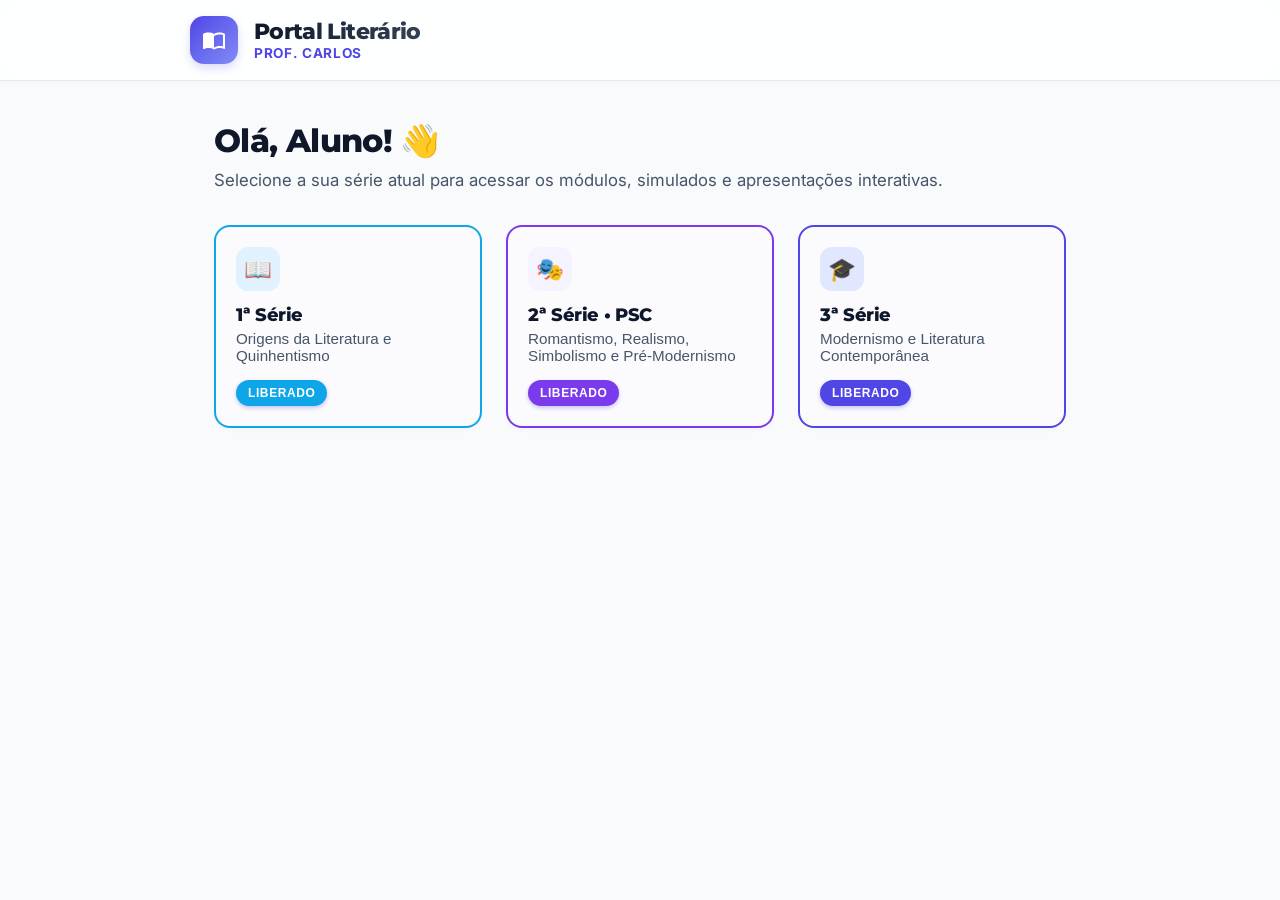
<file: index.html>
<!DOCTYPE html>
<html lang="pt-BR">
<head>
    <meta charset="UTF-8">
    <meta name="viewport" content="width=device-width, initial-scale=1.0, maximum-scale=1.0, user-scalable=no">
    <title>Portal do Professor - Literatura</title>
    <link href="https://fonts.googleapis.com/css2?family=Inter:wght@400;500;600;700&family=Montserrat:wght@700;800;900&display=swap" rel="stylesheet">
    <style>
        :root {
            --bg-color: #f8fafc;
            --card-bg: #ffffff;
            --text-main: #0f172a;
            --text-muted: #475569;
            --border-color: #e2e8f0;
            
            --primary: #4f46e5;
            --primary-light: #e0e7ff;
            
            --amber: #d97706;
            --amber-light: #fef3c7;
            
            --emerald: #059669;
            --emerald-light: #d1fae5;
            
            --rose: #e11d48;
            --rose-light: #ffe4e6;

            --slate: #64748b;
            --slate-light: #f1f5f9;
        }

        * { box-sizing: border-box; margin: 0; padding: 0; }

        body {
            background-color: var(--bg-color);
            color: var(--text-main);
            font-family: 'Inter', sans-serif;
            -webkit-font-smoothing: antialiased;
            min-height: 100vh;
            display: flex;
            flex-direction: column;
        }

        h1, h2, h3 {
            font-family: 'Montserrat', sans-serif;
            font-weight: 800;
            letter-spacing: -0.02em;
        }

        /* Top Navigation Bar */
        .app-header {
            background: rgba(255, 255, 255, 0.85);
            backdrop-filter: blur(12px);
            -webkit-backdrop-filter: blur(12px);
            border-bottom: 1px solid rgba(226, 232, 240, 0.8);
            padding: 16px 24px;
            position: sticky;
            top: 0;
            z-index: 100;
            box-shadow: 0 4px 6px -1px rgba(0, 0, 0, 0.02);
        }

        .header-content {
            max-width: 900px;
            margin: 0 auto;
            display: flex;
            align-items: center;
            justify-content: space-between;
        }

        .logo {
            display: flex;
            align-items: center;
            gap: 16px;
        }

        .logo-icon {
            background: linear-gradient(135deg, var(--primary), #818cf8);
            width: 48px;
            height: 48px;
            display: flex;
            align-items: center;
            justify-content: center;
            border-radius: 14px;
            color: white;
            box-shadow: 0 4px 10px rgba(79, 70, 229, 0.2);
        }
        .logo-icon svg {
            width: 24px;
            height: 24px;
            fill: currentColor;
        }

        .logo h1 {
            font-size: 1.35rem;
            background: linear-gradient(90deg, #0f172a, #334155);
            -webkit-background-clip: text;
            -webkit-text-fill-color: transparent;
            line-height: 1.2;
            letter-spacing: -0.03em;
        }

        .logo p {
            font-size: 0.85rem;
            color: var(--primary);
            font-weight: 700;
            letter-spacing: 0.05em;
            text-transform: uppercase;
        }
        
        
        

        

        /* Main Content Area */
        .app-main {
            flex: 1;
            width: 100%;
            max-width: 900px;
            margin: 0 auto;
            padding: 40px 24px;
        }

        .view {
            display: none;
            animation: slideUp 0.4s cubic-bezier(0.16, 1, 0.3, 1);
        }

        .view.active {
            display: block;
        }

        @keyframes slideUp {
            from { opacity: 0; transform: translateY(16px); }
            to { opacity: 1; transform: translateY(0); }
        }

        .section-header {
            margin-bottom: 32px;
        }

        .section-header h2 {
            font-size: 2rem;
            margin-bottom: 8px;
            color: var(--text-main);
        }

        .section-header p {
            color: var(--text-muted);
            font-size: 1.05rem;
            line-height: 1.5;
        }

        /* Grid Series Selection */
        .grid-series {
            display: grid;
            grid-template-columns: repeat(auto-fit, minmax(250px, 1fr));
            gap: 24px;
        }

        .series-card {
            background: var(--card-bg);
            border: 1px solid var(--border-color);
            border-radius: 16px;
            padding: 20px 20px;
            text-align: left;
            cursor: pointer;
            transition: all 0.2s cubic-bezier(0.4, 0, 0.2, 1);
            box-shadow: 0 4px 6px -1px rgba(0,0,0,0.02);
            display: flex;
            flex-direction: column;
            align-items: flex-start;
            position: relative;
            outline: none;
        }

        .series-card:hover {
            transform: translateY(-4px);
            box-shadow: 0 12px 24px -4px rgba(0,0,0,0.06);
            border-color: #cbd5e1;
        }

        .series-card.active-card {
            border: 2px solid var(--primary);
            background: #fbfbfe;
        }

        .series-card.active-card:hover {
            box-shadow: 0 12px 24px -4px rgba(79, 70, 229, 0.15);
        }

        .icon-wrapper {
            width: 44px;
            height: 44px;
            border-radius: 12px;
            display: flex;
            align-items: center;
            justify-content: center;
            font-size: 1.4rem;
            margin-bottom: 12px;
        }
        .bg-slate { background: var(--slate-light); }
        .bg-indigo { background: var(--primary-light); }

        .series-card h3 {
            font-size: 1.15rem;
            margin-bottom: 4px;
            color: var(--text-main);
        }

        .series-card p {
            font-size: 0.95rem;
            color: var(--text-muted);
            margin-bottom: 16px;
        }

        .badge {
            padding: 6px 12px;
            border-radius: 99px;
            font-size: 0.75rem;
            font-weight: 700;
            text-transform: uppercase;
            letter-spacing: 0.05em;
            background: var(--slate-light);
            color: var(--slate);
        }

        .badge.success {
            background: var(--primary);
            color: white;
            box-shadow: 0 2px 4px rgba(79, 70, 229, 0.3);
        }

                /* Subjects / Lessons List - Trilha de Aprendizagem */
        .subject-list {
            display: flex;
            flex-direction: column;
            gap: 24px;
            position: relative;
            padding-left: 12px;
        }

        /* Linha conectora da trilha */
        .subject-list::before {
            content: '';
            position: absolute;
            left: 44px;
            top: 20px;
            bottom: 40px;
            width: 2px;
            background: #e2e8f0;
            z-index: 0;
            border-radius: 2px;
        }

        .lesson-card {
            background: var(--card-bg);
            border: 1px solid var(--border-color);
            border-radius: 20px;
            padding: 20px 24px;
            display: flex;
            align-items: center;
            gap: 24px;
            text-decoration: none;
            transition: all 0.3s cubic-bezier(0.4, 0, 0.2, 1);
            box-shadow: 0 4px 10px rgba(0,0,0,0.02);
            position: relative;
            z-index: 1;
        }
        
        .lesson-card:hover {
            transform: translateY(-4px) scale(1.01);
            box-shadow: 0 14px 28px rgba(0,0,0,0.08);
            border-color: var(--primary);
        }

        .lesson-icon {
            width: 64px;
            height: 64px;
            border-radius: 50%;
            display: flex;
            align-items: center;
            justify-content: center;
            font-size: 1.4rem;
            font-weight: 900;
            flex-shrink: 0;
            font-family: 'Montserrat', sans-serif;
            border: 4px solid var(--bg-color);
            box-shadow: 0 0 0 1px var(--border-color);
            transition: all 0.3s ease;
        }
        
        .lesson-card:hover .lesson-icon {
            box-shadow: 0 0 0 2px var(--primary);
            transform: scale(1.05);
        }

        .bg-amber { background: var(--amber-light); color: var(--amber); }
        .bg-emerald { background: var(--emerald-light); color: var(--emerald); }
        .bg-rose { background: var(--rose-light); color: var(--rose); }

        .lesson-content {
            flex: 1;
        }

        .lesson-header {
            display: flex;
            align-items: center;
            gap: 12px;
            margin-bottom: 8px;
            flex-wrap: wrap;
        }

        .lesson-tag {
            font-size: 0.75rem;
            font-weight: 800;
            text-transform: uppercase;
            letter-spacing: 0.05em;
            padding: 4px 10px;
            border-radius: 6px;
            background: var(--slate-light);
        }
        
        .pedagogy-badges {
            display: flex;
            gap: 8px;
            font-size: 0.75rem;
            color: var(--slate);
            font-weight: 600;
        }
        
        .pedagogy-badges span {
            display: flex;
            align-items: center;
            gap: 4px;
            background: #f8fafc;
            padding: 2px 8px;
            border-radius: 4px;
            border: 1px solid #e2e8f0;
        }

        .text-amber { color: var(--amber); background: var(--amber-light); }
        .text-emerald { color: var(--emerald); background: var(--emerald-light); }
        .text-rose { color: var(--rose); background: var(--rose-light); }

        .lesson-content h3 {
            font-size: 1.3rem;
            color: var(--text-main);
            margin-bottom: 6px;
        }

        .lesson-content p {
            font-size: 0.95rem;
            color: var(--text-muted);
            line-height: 1.5;
            margin-bottom: 12px;
        }

        .lesson-action {
            display: flex;
            align-items: center;
            gap: 8px;
            font-weight: 700;
            font-size: 0.95rem;
            color: #ffffff;
            padding: 12px 24px;
            background: var(--primary);
            border-radius: 12px;
            transition: all 0.2s ease;
            box-shadow: 0 4px 12px rgba(79, 70, 229, 0.2);
        }

        .lesson-card:hover .lesson-action {
            background: #4338ca;
            transform: translateY(-2px);
            box-shadow: 0 6px 16px rgba(79, 70, 229, 0.3);
        }

        .lesson-action svg {
            width: 18px;
            height: 18px;
            fill: currentColor;
        }

        .btn-back {
            display: inline-flex;
            align-items: center;
            gap: 8px;
            background: var(--card-bg);
            border: 1px solid var(--border-color);
            color: var(--text-muted);
            font-size: 1rem;
            font-weight: 600;
            cursor: pointer;
            margin-bottom: 32px;
            padding: 10px 20px;
            border-radius: 99px;
            transition: all 0.2s ease;
            font-family: 'Inter', sans-serif;
            box-shadow: 0 1px 2px rgba(0,0,0,0.02);
        }

        .btn-back:hover {
            color: var(--text-main);
            border-color: #cbd5e1;
            background: var(--slate-light);
            transform: translateX(-4px);
        }
        
        .btn-back svg {
            width: 20px;
            height: 20px;
            fill: currentColor;
        }

        /* Mobile Adjustments */
        @media (max-width: 768px) {
            .app-main {
                padding: 32px 16px;
            }
            .section-header h2 {
                font-size: 1.6rem;
            }
            .subject-list { padding-left: 0; }
            .subject-list::before { display: none; }
            .lesson-card {
                flex-direction: column;
                align-items: flex-start;
                padding: 24px;
                gap: 16px;
            }
            .lesson-icon {
                width: 48px;
                height: 48px;
                font-size: 1.2rem;
                border-radius: 50%;
                margin-bottom: -8px;
            }
            .lesson-action {
                width: 100%;
                justify-content: center;
                padding: 14px 20px;
            }
            .grid-series {
                grid-template-columns: 1fr;
            }
        }
    </style>
</head>
<body>

    <header class="app-header">
        <div class="header-content">
            <div class="logo">
                <div class="logo-icon">
                    <svg viewBox="0 0 24 24"><path d="M21 5c-1.11-.35-2.33-.5-3.5-.5-1.95 0-4.05.4-5.5 1.5-1.45-1.1-3.55-1.5-5.5-1.5S2.45 4.9 1 6v14.65c0 .25.25.5.5.5.1 0 .15-.05.25-.05C3.1 20.45 5.05 20 6.5 20c1.95 0 4.05.4 5.5 1.5 1.35-.85 3.8-1.5 5.5-1.5 1.65 0 3.35.3 4.75 1.05.1.05.15.05.25.05.25 0 .5-.25.5-.5V6c-.6-.45-1.25-.75-2-1zM21 18.5c-1.1-.35-2.3-.5-3.5-.5-1.7 0-4.15.65-5.5 1.5V8c1.35-.85 3.8-1.5 5.5-1.5 1.2 0 2.4.15 3.5.5v11.5z"/></svg>
                </div>
                <div>
                    <h1>Portal Literário</h1>
                    <p>Prof. Carlos</p>
                </div>
            </div>
        </div>
    </header>

    <main class="app-main">
        <!-- VIEW: SELEÇÃO DE SÉRIE -->
        <div id="view-series" class="view active">
            <div class="section-header">
                <h2>Olá, Aluno! 👋</h2>
                <p>Selecione a sua série atual para acessar os módulos, simulados e apresentações interativas.</p>
            </div>
            
            <div class="grid-series">
                <button class="series-card active-card" style="border-color: #0ea5e9;" onclick="showView('view-primeira')">
                    <div class="icon-wrapper" style="background: #e0f2fe; color: #0ea5e9;"><span>📖</span></div>
                    <h3>1ª Série</h3>
                    <p>Origens da Literatura e Quinhentismo</p>
                    <div class="badge success" style="background: #0ea5e9;">Liberado</div>
                </button>
                
                <button class="series-card active-card" style="border-color: #7c3aed;" onclick="showView('view-segunda')">
                    <div class="icon-wrapper" style="background: #f5f3ff; color: #7c3aed;"><span>🎭</span></div>
                    <h3>2ª Série • PSC</h3>
                    <p>Romantismo, Realismo, Simbolismo e Pré-Modernismo</p>
                    <div class="badge success" style="background: #7c3aed;">Liberado</div>
                </button>
                
                <button class="series-card active-card" onclick="showView('view-terceira')">
                    <div class="icon-wrapper bg-indigo"><span>🎓</span></div>
                    <h3>3ª Série</h3>
                    <p>Modernismo e Literatura Contemporânea</p>
                    <div class="badge success">Liberado</div>
                </button>
            </div>
        </div>

        <!-- VIEW: SEGUNDA SÉRIE / REVISÃO PSC -->
        <div id="view-segunda" class="view">
            <button class="btn-back" onclick="showView('view-series')">
                <svg viewBox="0 0 24 24"><path d="M20 11H7.83l5.59-5.59L12 4l-8 8 8 8 1.41-1.41L7.83 13H20v-2z"/></svg>
                Voltar para Séries
            </button>
            
            <div class="section-header">
                <h2>Literatura: 2ª Série &amp; Revisão PSC</h2>
                <p>Estudo direcionado das escolas literárias e resolução comentada de provas anteriores do PSC/UFAM.</p>
            </div>
            
            <div class="subject-list">
                <!-- AULA 1: REVISÃO PSC SIMBOLISMO E PRÉ-MODERNISMO -->
                <a href="slides/revisao_psc_simbolismo_premodernismo.html" target="_blank" rel="noopener noreferrer" class="lesson-card">
                    <div class="lesson-icon" style="background: #f5f3ff; color: #7c3aed;">01</div>
                    <div class="lesson-content">
                        <div class="lesson-header">
                            <span class="lesson-tag" style="color: #7c3aed; background: #f5f3ff;">Especial PSC • UFAM</span>
                            <div class="pedagogy-badges">
                                <span>⏱️ 40 min</span>
                                <span>📝 15 Questões PSC + Teoria Completa</span>
                            </div>
                        </div>
                        <h3>Revisão PSC: Simbolismo e Pré-Modernismo</h3>
                        <p>Cruz e Sousa, Alphonsus de Guimaraens, Augusto dos Anjos, Lima Barreto, Euclides da Cunha, Monteiro Lobato e Graça Aranha com 15 questões oficiais do PSC comentadas.</p>
                    </div>
                    <div class="lesson-action" style="background: #7c3aed; box-shadow: 0 4px 12px rgba(124, 58, 237, 0.25);">
                        <span>Acessar</span>
                        <svg viewBox="0 0 24 24"><path d="M8.59 16.59L13.17 12 8.59 7.41 10 6l6 6-6 6-1.41-1.41z"/></svg>
                    </div>
                </a>
            </div>
        </div>

        
        <!-- VIEW: PRIMEIRA SÉRIE -->
        <div id="view-primeira" class="view">
            <button class="btn-back" onclick="showView('view-series')">
                <svg viewBox="0 0 24 24"><path d="M20 11H7.83l5.59-5.59L12 4l-8 8 8 8 1.41-1.41L7.83 13H20v-2z"/></svg>
                Voltar para Séries
            </button>
            
            <div class="section-header">
                <h2>Literatura: 1ª Série</h2>
                <p>O início de tudo: origens literárias, descobrimento e a construção do Brasil colonial.</p>
            </div>
            
            <div class="subject-list">
                
                <!-- AULA 1: QUINHENTISMO -->
                <a href="slides/quinhentismo_completo.html" target="_blank" rel="noopener noreferrer" class="lesson-card">
                    <div class="lesson-icon" style="background: #e0f2fe; color: #0ea5e9;">01</div>
                    <div class="lesson-content">
                        <div class="lesson-header">
                            <span class="lesson-tag" style="color: #0ea5e9;">1500 a 1601</span>
                            <div class="pedagogy-badges">
                                <span>⏱️ 20 min</span>
                                <span>📝 2 Questões Práticas</span>
                            </div>
                        </div>
                        <h3>O Quinhentismo (A Literatura de Informação)</h3>
                        <p>A chegada dos portugueses, a Carta de Caminha, os jesuítas e a literatura como ferramenta de exploração e fé.</p>
                    </div>
                    <div class="lesson-action" style="background: #0ea5e9; box-shadow: 0 4px 12px rgba(14, 165, 233, 0.2);">
                        <span>Acessar</span>
                        <svg viewBox="0 0 24 24"><path d="M8.59 16.59L13.17 12 8.59 7.41 10 6l6 6-6 6-1.41-1.41z"/></svg>
                    </div>
                </a>


                <!-- AULA 2: BARROCO -->
                <a href="slides/barroco_premium.html" target="_blank" rel="noopener noreferrer" class="lesson-card">
                    <div class="lesson-icon" style="background: #fef08a; color: #ca8a04;">02</div>
                    <div class="lesson-content">
                        <div class="lesson-header">
                            <span class="lesson-tag" style="color: #ca8a04;">Séc XVII</span>
                            <div class="pedagogy-badges">
                                <span>⏱️ 25 min</span>
                                <span>📝 11 Questões de Prova + Teoria Completa</span>
                            </div>
                        </div>
                        <h3>O Barroco: A Arte do Conflito</h3>
                        <p>A Contrarreforma Católica, Padre Antônio Vieira (Sermões), Gregório de Matos (Boca do Inferno) e o duelo entre Fé e Razão.</p>
                    </div>
                    <div class="lesson-action" style="background: #ca8a04; box-shadow: 0 4px 12px rgba(202, 138, 4, 0.2);">
                        <span>Acessar</span>
                        <svg viewBox="0 0 24 24"><path d="M8.59 16.59L13.17 12 8.59 7.41 10 6l6 6-6 6-1.41-1.41z"/></svg>
                    </div>
                </a>
            </div>
        </div>

        <!-- VIEW: TERCEIRA SÉRIE -->
        <div id="view-terceira" class="view">
            <button class="btn-back" onclick="showView('view-series')">
                <svg viewBox="0 0 24 24"><path d="M20 11H7.83l5.59-5.59L12 4l-8 8 8 8 1.41-1.41L7.83 13H20v-2z"/></svg>
                Voltar para Séries
            </button>
            
            <div class="section-header">
                <h2>Literatura: 3ª Série</h2>
                <p>Módulos interativos de aprofundamento nas principais escolas e obras literárias.</p>
            </div>
            
            <div class="subject-list">
                
                                <!-- AULA 1 -->
                <a href="slides/modernismo_22_premium.html" target="_blank" rel="noopener noreferrer" class="lesson-card">
                    <div class="lesson-icon bg-amber">01</div>
                    <div class="lesson-content">
                        <div class="lesson-header">
                            <span class="lesson-tag text-amber">Semana de 22</span>
                            <div class="pedagogy-badges">
                                <span>⏱️ 20 min</span>
                                <span>🎯 Aprofundamento</span>
                            </div>
                        </div>
                        <h3>Modernismo - 1ª Geração</h3>
                        <p>A fase de destruição: Oswald de Andrade, Mário de Andrade e o choque da vanguarda contra o parnasianismo.</p>
                    </div>
                    <div class="lesson-action">
                        <span>Acessar</span>
                        <svg viewBox="0 0 24 24"><path d="M8.59 16.59L13.17 12 8.59 7.41 10 6l6 6-6 6-1.41-1.41z"/></svg>
                    </div>
                </a>
                
                                <!-- AULA 2 -->
                <a href="slides/modernismo_30_premium.html" target="_blank" rel="noopener noreferrer" class="lesson-card">
                    <div class="lesson-icon bg-emerald">02</div>
                    <div class="lesson-content">
                        <div class="lesson-header">
                            <span class="lesson-tag text-emerald">Geração de 30</span>
                            <div class="pedagogy-badges">
                                <span>⏱️ 25 min</span>
                                <span>📝 Questões Práticas</span>
                            </div>
                        </div>
                        <h3>Modernismo - 2ª Geração</h3>
                        <p>O Neorrealismo: A seca de Graciliano Ramos, a Bahia de Jorge Amado e o engajamento de Carlos Drummond.</p>
                    </div>
                    <div class="lesson-action">
                        <span>Acessar</span>
                        <svg viewBox="0 0 24 24"><path d="M8.59 16.59L13.17 12 8.59 7.41 10 6l6 6-6 6-1.41-1.41z"/></svg>
                    </div>
                </a>

                                <!-- AULA 3 -->
                <a href="slides/literatura_contemporanea.html" target="_blank" rel="noopener noreferrer" class="lesson-card">
                    <div class="lesson-icon bg-rose">03</div>
                    <div class="lesson-content">
                        <div class="lesson-header">
                            <span class="lesson-tag text-rose">Pós-1945</span>
                            <div class="pedagogy-badges">
                                <span>⏱️ 30 min</span>
                                <span>💡 Mapa Mental</span>
                            </div>
                        </div>
                        <h3>Literatura Contemporânea</h3>
                        <p>Concretismo, Tropicália, Guimarães Rosa, Clarice Lispector e a maturidade da literatura nacional.</p>
                    </div>
                    <div class="lesson-action">
                        <span>Acessar</span>
                        <svg viewBox="0 0 24 24"><path d="M8.59 16.59L13.17 12 8.59 7.41 10 6l6 6-6 6-1.41-1.41z"/></svg>
                    </div>
                </a>

            
                <!-- AULA 4: NotebookLM Sagarana -->
                <a href="https://notebook.google.com/notebook/aa26c37f-0c35-4da0-9993-b4ae75403828" target="_blank" rel="noopener noreferrer" class="lesson-card">
                    <div class="lesson-icon" style="background: #e0e7ff; color: #4f46e5;">04</div>
                    <div class="lesson-content">
                        <div class="lesson-header">
                            <span class="lesson-tag" style="color: #4f46e5;">Guimarães Rosa</span>
                            <div class="pedagogy-badges">
                                <span>🎙️ Podcast de Estudo</span>
                                <span>🧠 IA NotebookLM</span>
                            </div>
                        </div>
                        <h3>Guia Interativo: Sagarana</h3>
                        <p>Resumo, análise de contos e discussões imersivas sobre o universo sertanejo de João Guimarães Rosa.</p>
                    </div>
                    <div class="lesson-action">
                        <span>Acessar</span>
                        <svg viewBox="0 0 24 24"><path d="M8.59 16.59L13.17 12 8.59 7.41 10 6l6 6-6 6-1.41-1.41z"/></svg>
                    </div>
                </a>

                <!-- AULA 5: NotebookLM Laços de Família -->
                <a href="https://notebook.google.com/notebook/4166672a-8261-41e4-b6b1-68776564310d" target="_blank" rel="noopener noreferrer" class="lesson-card">
                    <div class="lesson-icon" style="background: #fce7f3; color: #db2777;">05</div>
                    <div class="lesson-content">
                        <div class="lesson-header">
                            <span class="lesson-tag" style="color: #db2777;">Clarice Lispector</span>
                            <div class="pedagogy-badges">
                                <span>🎙️ Podcast de Estudo</span>
                                <span>🧠 IA NotebookLM</span>
                            </div>
                        </div>
                        <h3>Guia Interativo: Laços de Família</h3>
                        <p>Análise profunda dos fluxos de consciência e das epifanias nas relações humanas da obra de Clarice.</p>
                    </div>
                    <div class="lesson-action">
                        <span>Acessar</span>
                        <svg viewBox="0 0 24 24"><path d="M8.59 16.59L13.17 12 8.59 7.41 10 6l6 6-6 6-1.41-1.41z"/></svg>
                    </div>
                </a>
</div>
        </div>
    </main>

    <script>
        function showView(viewId) {
            // Scroll to top smoothly
            window.scrollTo({ top: 0, behavior: 'smooth' });
            
            // Wait a tiny bit for the scroll to start before switching views
            setTimeout(() => {
                document.querySelectorAll('.view').forEach(el => el.classList.remove('active'));
                document.getElementById(viewId).classList.add('active');
            }, 100);
        }
    </script>
</body>
</html>
</file>
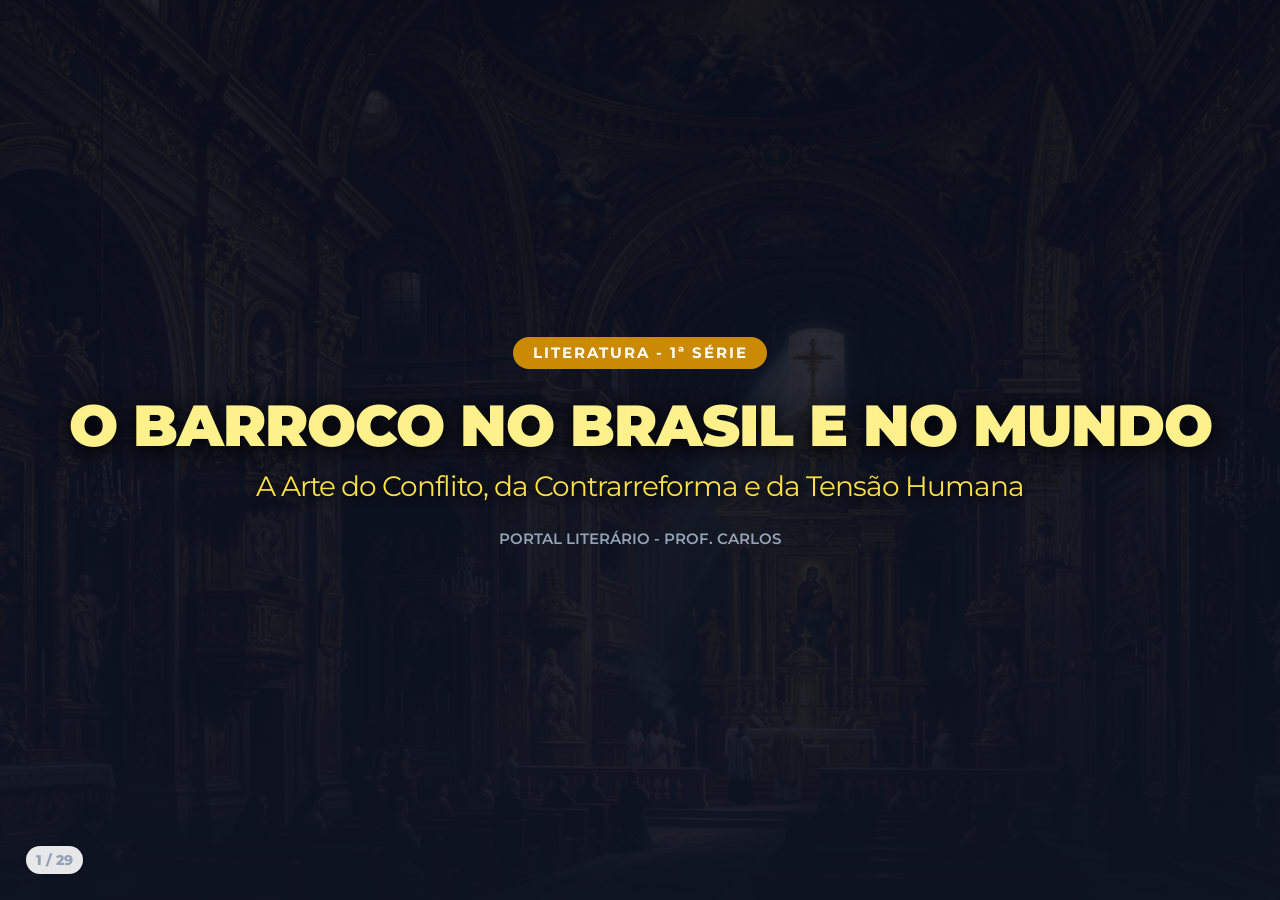
<file: slides/barroco_premium.html>
<!DOCTYPE html>
<html lang="pt-BR">
<head>
    <meta charset="UTF-8">
    <meta name="viewport" content="width=device-width, initial-scale=1.0">
    <title>O Barroco Completo - Prof. Carlos</title>
    <link href="https://fonts.googleapis.com/css2?family=Montserrat:wght@400;600;800;900&family=Playfair+Display:ital,wght@0,700;1,700&display=swap" rel="stylesheet">
    <style>
        * { box-sizing: border-box; margin: 0; padding: 0; }
        body { font-family: 'Montserrat', sans-serif; background-color: #0f172a; color: #1e293b; overflow: hidden; width: 100vw; height: 100vh; position: relative; }
        
        .slide { 
            position: absolute; top: 0; left: 0; width: 100vw; height: 100vh; 
            opacity: 0; pointer-events: none; transition: opacity 0.4s ease; z-index: 1;
            background: #ffffff;
        }
        .slide.active { opacity: 1; pointer-events: auto; z-index: 10; }

        /* Unidade dinâmica para ajuste perfeito de altura */
        .fit { --u: min(1vw, 1.7778vh); }

        /* Tipografia e Títulos */
        h1, h2, h3 { font-family: 'Montserrat', sans-serif; font-weight: 900; line-height: 1.1; letter-spacing: -1px; }
        .ttl { font-size: calc(var(--u) * 3.2); color: #0f172a; margin-bottom: calc(var(--u) * 1.5); border-bottom: calc(var(--u) * 0.4) solid #ca8a04; padding-bottom: calc(var(--u) * 0.5); display: inline-block; }
        .sub-ttl { font-size: calc(var(--u) * 2.2); color: #ca8a04; margin-bottom: calc(var(--u) * 1); }
        .lead { font-size: calc(var(--u) * 1.35); line-height: 1.5; color: #334155; margin-bottom: calc(var(--u) * 1.2); }
        p { font-size: calc(var(--u) * 1.3); line-height: 1.5; color: #334155; margin-bottom: calc(var(--u) * 1); }
        ul { margin-left: calc(var(--u) * 2); margin-bottom: calc(var(--u) * 1.2); }
        li { font-size: calc(var(--u) * 1.25); line-height: 1.45; color: #334155; margin-bottom: calc(var(--u) * 0.5); }
        strong { color: #0f172a; }

        /* Scrollbars elegantes para conteúdos densos */
        ::-webkit-scrollbar { width: calc(var(--u) * 0.5); }
        ::-webkit-scrollbar-track { background: rgba(0,0,0,0.05); }
        ::-webkit-scrollbar-thumb { background: #cbd5e1; border-radius: 10px; }

        /* Layouts de Capa */
        .cover-slide { display: flex; flex-direction: column; align-items: center; justify-content: center; text-align: center; color: white; padding: calc(var(--u) * 4); background: #0f172a; }
        .cover-barroco {
            background-image: linear-gradient(rgba(10, 15, 30, 0.85), rgba(15, 20, 35, 0.95)), url("capa_barroco.jpg");
            background-size: cover; background-position: center;
        }
        .cover-slide h1 { font-size: calc(var(--u) * 4.5); font-weight: 900; color: #fef08a; margin-bottom: calc(var(--u) * 1); border: none; text-transform: uppercase; text-shadow: 0 4px 20px rgba(0,0,0,0.9); }
        .cover-slide h2 { font-size: calc(var(--u) * 2.2); color: #fde047; font-weight: 400; border: none; text-shadow: 0 2px 10px rgba(0,0,0,0.9); }
        .cover-slide .badge { background: #ca8a04; color: white; padding: calc(var(--u) * 0.5) calc(var(--u) * 1.5); border-radius: 99px; font-size: calc(var(--u) * 1.2); font-weight: 700; margin-bottom: calc(var(--u) * 2); letter-spacing: 2px; }

        /* Split Slides */
        .split-slide { display: flex; width: 100%; height: 100%; background: #f8fafc; flex-direction: row; }
        .split-text { flex: 1.2; padding: calc(var(--u) * 3) calc(var(--u) * 4); display: flex; flex-direction: column; justify-content: flex-start; overflow-y: auto; }
        .split-image { flex: 0.8; background-size: cover; background-position: center; position: relative; }
        .img-caption { position: absolute; bottom: calc(var(--u) * 1.5); right: calc(var(--u) * 1.5); background: rgba(0,0,0,0.8); color: white; padding: calc(var(--u) * 0.4) calc(var(--u) * 0.8); font-size: calc(var(--u) * 1); border-radius: calc(var(--u) * 0.3); }

        .text-slide { display: flex; flex-direction: column; padding: calc(var(--u) * 3) calc(var(--u) * 5); background: #fff; justify-content: flex-start; overflow-y: auto; }
        
        /* Citações e Caixas */
        .quote-box { background: #fefce8; border-left: calc(var(--u) * 0.5) solid #eab308; padding: calc(var(--u) * 1.2) calc(var(--u) * 1.5); font-family: 'Playfair Display', serif; font-size: calc(var(--u) * 1.25); font-style: italic; color: #422006; margin: calc(var(--u) * 1) 0; }
        .alert-box { background: #fff1f2; border: calc(var(--u) * 0.15) solid #fda4af; padding: calc(var(--u) * 1) calc(var(--u) * 1.5); border-radius: calc(var(--u) * 0.8); margin-bottom: calc(var(--u) * 1); }
        .alert-box h3 { font-size: calc(var(--u) * 1.3); color: #be123c; margin-bottom: calc(var(--u) * 0.4); }
        .alert-box p { font-size: calc(var(--u) * 1.15); margin-bottom: 0; color: #881337; }

        /* Grids e Destaques */
        .grid-2 { display: grid; grid-template-columns: 1fr 1fr; gap: calc(var(--u) * 1.5); margin-top: calc(var(--u) * 1); }
        .card-box { background: #f8fafc; border: 1px solid #e2e8f0; border-radius: calc(var(--u) * 0.8); padding: calc(var(--u) * 1.2); }

        /* Questões */
        .question-slide { display: flex; flex-direction: row; padding: calc(var(--u) * 2) calc(var(--u) * 4); background: #fff; justify-content: center; gap: calc(var(--u) * 3); align-items: center; }
        .question-text { flex: 1; padding: calc(var(--u) * 1); }
        .question-text h2 { font-size: calc(var(--u) * 1.8); color: #0f172a; margin-bottom: calc(var(--u) * 1); border-bottom: 2px solid #ca8a04; padding-bottom: calc(var(--u) * 0.3); }
        .question-text p { font-size: calc(var(--u) * 1.2); line-height: 1.45; margin-bottom: calc(var(--u) * 0.8); }
        .options-container { flex: 1; display: flex; flex-direction: column; gap: calc(var(--u) * 0.8); }
        .option { background: #f8fafc; border: calc(var(--u) * 0.15) solid #cbd5e1; padding: calc(var(--u) * 1) calc(var(--u) * 1.2); border-radius: calc(var(--u) * 0.6); font-size: calc(var(--u) * 1.15); font-weight: 600; cursor: pointer; transition: all 0.2s ease; display: flex; align-items: center; gap: calc(var(--u) * 0.8); }
        
        .revealed .option.correct { background: #dcfce7; border-color: #22c55e; color: #166534; box-shadow: 0 4px 12px rgba(34, 197, 94, 0.2); }
        .revealed .option.correct::after { content: '✓ Correta'; margin-left: auto; color: #166534; font-weight: 800; font-size: calc(var(--u) * 1); }
        .revealed .option:not(.correct) { opacity: 0.5; filter: grayscale(1); }
        .explanation-box { display: block; visibility: hidden; opacity: 0; margin-top: calc(var(--u) * 1); background: #f0fdf4; border: calc(var(--u) * 0.15) solid #86efac; padding: calc(var(--u) * 1); border-radius: calc(var(--u) * 0.6); }
        .explanation-box h4 { color: #166534; font-size: calc(var(--u) * 1.2); margin-bottom: calc(var(--u) * 0.3); }
        .explanation-box p { font-size: calc(var(--u) * 1.1); color: #15803d; margin-bottom: 0; }
        .revealed .explanation-box { visibility: visible; opacity: 1; transition: opacity 0.4s ease; }
        
        #progress { position: fixed; bottom: calc(var(--u) * 2); left: calc(var(--u) * 2); color: #94a3b8; font-weight: 800; font-size: calc(var(--u) * 1.1); z-index: 100; background: rgba(255,255,255,0.9); padding: calc(var(--u) * 0.4) calc(var(--u) * 0.8); border-radius: 99px; box-shadow: 0 2px 5px rgba(0,0,0,0.1); }

        /* --- Alerta Mobile --- */
        .mobile-rotate-alert {
            display: none; position: fixed; top: 0; left: 0; width: 100%; height: 100%;
            background: #0f172a; color: #fff; z-index: 99999;
            flex-direction: column; justify-content: center; align-items: center; text-align: center; padding: 5vw;
        }
        .mobile-rotate-alert svg { width: 15vw; height: 15vw; margin-bottom: 5vw; fill: #fff; animation: rotatePhone 2s ease-in-out infinite; }
        .mobile-rotate-alert h2 { font-size: 6vw; color: #fff; border-bottom: none; margin-bottom: 2vw;}
        .mobile-rotate-alert p { font-size: 4.5vw; color: #cbd5e1; line-height: 1.5;}
        
        @keyframes rotatePhone { 
            0% { transform: rotate(0deg); } 
            50% { transform: rotate(-90deg); } 
            100% { transform: rotate(-90deg); } 
        }
        
        @media screen and (orientation: portrait) and (max-width: 900px) {
            .mobile-rotate-alert { display: flex; }
            .slide, #progress { display: none !important; }
        }
    </style>
</head>

<body class="fit">

    <!-- Alerta Mobile -->
    <div class="mobile-rotate-alert">
        <svg viewBox="0 0 24 24"><path d="M16 1H8C6.34 1 5 2.34 5 4v16c0 1.66 1.34 3 3 3h8c1.66 0 3-1.34 3-3V4c0-1.66-1.34-3-3-3zm-2 20h-4v-1h4v1zm3.25-3H6.75V4h10.5v14z"/></svg>
        <h2 style="padding-bottom: 0;">Vire o seu celular</h2>
        <p>Apresentações exigem o formato widescreen.<br>Coloque seu aparelho na horizontal para acompanhar a aula.</p>
    </div>

    <div id="progress">1 / X</div>

    <!-- SLIDE 1: CAPA -->
    <div class="slide cover-slide active cover-barroco">
        <div class="badge">LITERATURA - 1ª SÉRIE</div>
        <h1>O BARROCO NO BRASIL E NO MUNDO</h1>
        <h2>A Arte do Conflito, da Contrarreforma e da Tensão Humana</h2>
        <p style="color: #94a3b8; font-size: calc(var(--u) * 1.2); margin-top: calc(var(--u) * 2); font-weight: 600;">PORTAL LITERÁRIO - PROF. CARLOS</p>
    </div>

    <!-- SLIDE 2: ETIMOLOGIA E CONCEITO -->
    <div class="slide text-slide">
        <h2 class="ttl">O que significa "Barroco"?</h2>
        <p class="lead">A palavra <strong>barroco</strong> origina-se do vocábulo espanhol <em>barrueco</em> (do português arcaico), usado por joalheiros desde o século XVI para designar uma <strong>pérola irregular e de formação defeituosa</strong>.</p>
        <div class="alert-box">
            <h3>💎 O Significado Estético</h3>
            <p>Em oposição à disciplina e simetria perfeitas do Renascimento, o Barroco estabeleceu-se como a arte das formas livres, assimétricas, dramáticas e de grande intensidade emotiva.</p>
        </div>
        <p style="margin-top: calc(var(--u) * 1);">O homem barroco não busca mais a harmonia estática grega, mas a vibração dos contrastes e a dramaticidade da vida real.</p>
    </div>

    <!-- SLIDE 3: CONTEXTO HISTÓRICO GLOBAL -->
    <div class="slide split-slide">
        <div class="split-text">
            <h2 class="ttl">Contexto Histórico Global</h2>
            <p>O movimento nasceu na Itália no final do séc. XVI e difundiu-se pela Europa e colônias americanas. O grande divisor de águas foi o <strong>Concílio de Trento (1545-1563)</strong>.</p>
            <ul>
                <li><strong>A Contrarreforma:</strong> Reação católica à Reforma Protestante de Lutero. A Igreja busca restaurar sua autoridade e disciplina.</li>
                <li><strong>A Companhia de Jesus:</strong> Passa a dominar quase inteiramente o ensino e a evangelização nas colônias.</li>
                <li><strong>O Homem Atormentado:</strong> Colocado entre o Céu e a Terra, consciente de sua grandeza racional, mas aterrorizado pela ideia do pecado e do inferno.</li>
            </ul>
        </div>
        <div class="split-image" style="background-image: url('capa_barroco.jpg');">
            <div class="img-caption">O Drama da Contrarreforma na Arquitetura</div>
        </div>
    </div>

    <!-- SLIDE 4: O BARROCO NO BRASIL -->
    <div class="slide split-slide">
        <div class="split-text">
            <h2 class="ttl">O Barroco no Brasil Colonial</h2>
            <p>O Barroco desembarca no Brasil no final do século XVII trazido pelos colonos europeus, num momento em que a economia colonial era impulsionada pelo <strong>ouro branco: o açúcar</strong>.</p>
            <ul>
                <li><strong>O Polo Nordestino:</strong> As lavouras e engenhos se concentravam principalmente na Bahia e Pernambuco, de onde surgiram os primeiros escritores.</li>
                <li><strong>Sociedade Açucareira:</strong> Uma sociedade patriarcal, escravocrata e profundamente religiosa, onde o luxo dos Senhores de Engenho convivia com o sofrimento e a devoção.</li>
            </ul>
        </div>
        <div class="split-image" style="background-image: url('capa_barroco.jpg');">
            <div class="img-caption">Engenho e Sociedade Colonial</div>
        </div>
    </div>

    <!-- SLIDE 5: AS 5 CARACTERÍSTICAS FUNDAMENTAIS -->
    <div class="slide text-slide">
        <h2 class="ttl">As 5 Marcas da Estética Barroca</h2>
        <div class="grid-2">
            <div class="card-box" style="border-left: 4px solid #ca8a04;">
                <h3 style="color: #ca8a04; font-size: calc(var(--u) * 1.4);">1. Culto do Contraste</h3>
                <p>Aproximação constante de opostos: Carne x Espírito, Pecado x Perdão, Céu x Terra, Luz x Sombra.</p>
            </div>
            <div class="card-box" style="border-left: 4px solid #be123c;">
                <h3 style="color: #be123c; font-size: calc(var(--u) * 1.4);">2. Fusionismo</h3>
                <p>Tentativa de fundir a visão medieval (sagrada/religiosa) com a visão renascentista (profana/terrena).</p>
            </div>
            <div class="card-box" style="border-left: 4px solid #1d4ed8;">
                <h3 style="color: #1d4ed8; font-size: calc(var(--u) * 1.4);">3. Pessimismo & Feísmo</h3>
                <p>Consciência da dor e da miséria humana; exploração de aspectos sangrentos e cruéis da existência.</p>
            </div>
            <div class="card-box" style="border-left: 4px solid #15803d;">
                <h3 style="color: #15803d; font-size: calc(var(--u) * 1.4);">4. Efemeridade (Carpe Diem)</h3>
                <p>A certeza de que a vida é passageira leva ao desejo de aproveitar o presente antes que a morte chegue.</p>
            </div>
        </div>
    </div>

    <!-- SLIDE 6: SLIDE DUALIDADE (FÉ VS RAZÃO) -->
    <div class="slide fit s3">
        <div class="s3-wrap">
            <h2 class="ttl">A Estética da Dualidade</h2>
            <p class="lead">Essa angústia do homem barroco reflete-se diretamente na linguagem, rebuscada e cheia de figuras opostas:</p>

            <div class="s3-figs">
                <div class="s3-fig blue">
                    <h3 class="ft">Antítese</h3>
                    <p class="fd">Aproximação de ideias opostas que não se anulam: vida e morte, luz e trevas, céu e inferno.</p>
                    <p class="fv">"Nasce o Sol e não dura mais que um dia."</p>
                </div>
                <div class="s3-fig red">
                    <h3 class="ft">Paradoxo</h3>
                    <p class="fd">Oposição que parece absurda, fundindo opostos num mesmo elemento: amor que é fogo e choro ao mesmo tempo.</p>
                    <p class="fv">"Ardor em coração firme nascido; pranto por belos olhos derramado."</p>
                </div>
            </div>

            <div class="s3-label">O homem barroco entre dois mundos</div>

            <div class="s3-poles">
                <div class="s3-pole dark">
                    <h3 class="pt">Teocentrismo</h3>
                    <p class="pd">Espírito, Fé, Castidade, Punição</p>
                </div>
                <div class="s3-pole gold">
                    <h3 class="pt">Antropocentrismo</h3>
                    <p class="pd">Matéria, Razão, Desejo, Prazer</p>
                </div>
            </div>
        </div>
    </div>

    <!-- SLIDE 7: CULTISMO VS CONCEPTISMO -->
    <div class="slide fit s4">
        <div class="s4-wrap">
            <h2 class="ttl">As Duas Faces do Barroco</h2>
            <p class="lead">Dois estilos dominam o período, influenciados pelos espanhóis Luís de Góngora e Francisco de Quevedo:</p>

            <div class="s4-cards">
                <div class="s4-card gold">
                    <span class="s4-tag">GONGORISMO</span>
                    <h3 class="ct">Cultismo</h3>
                    <p class="cs">O jogo das palavras</p>
                    <ul>
                        <li>Foco na <strong>forma</strong>: ornamentação e vocabulário culto.</li>
                        <li>Trocadilhos e apelo aos cinco sentidos (sinestesia).</li>
                        <li>Poesia voltada ao deslumbramento estético.</li>
                    </ul>
                    <div class="s4-chip">Exemplo no Brasil: a poesia de <strong>Gregório de Matos</strong></div>
                </div>

                <div class="s4-vs">VS</div>

                <div class="s4-card navy">
                    <span class="s4-tag">QUEVEDISMO</span>
                    <h3 class="ct">Conceptismo</h3>
                    <p class="cs">O jogo das ideias</p>
                    <ul>
                        <li>Foco no <strong>conteúdo</strong>: raciocínio lógico e argumentação afiada.</li>
                        <li>Metáforas complexas para convencer a mente do ouvinte.</li>
                        <li>Não enfeitar as palavras, e sim persuadir.</li>
                    </ul>
                    <div class="s4-chip">Maior nome em português: a prosa do <strong>Padre Antônio Vieira</strong></div>
                </div>
            </div>
        </div>
    </div>

    <!-- SLIDE 8: MARCO INICIAL - BENTO TEIXEIRA -->
    <div class="slide split-slide">
        <div class="split-text">
            <h2 class="ttl">O Marco Inicial: Bento Teixeira</h2>
            <p>O marco zero do Barroco no Brasil ocorre em <strong>1601</strong> com a publicação do poema épico <strong>Prosopopeia</strong>, em Lisboa.</p>
            <ul>
                <li><strong>Estrutura:</strong> Composto por 94 estâncias (estrofes) em versos decassílabos em oitava heroica (AB AB AB CC).</li>
                <li><strong>Influência:</strong> Inspirado abertamente em <em>Os Lusíadas</em> de Camões. O narrador do poema é o deus marinho Proteu.</li>
                <li><strong>Objetivo:</strong> Escrito para homenagear D. Jorge de Albuquerque Coelho, donatário da Capitania de Pernambuco.</li>
                <li><strong>Curiosidade Histórica:</strong> Por muito tempo pensou-se ser pernambucano, mas descobriu-se que Bento Teixeira era natural do Porto (Portugal).</li>
            </ul>
        </div>
        <div class="split-image" style="background-image: url('cabral.jpg');">
            <div class="img-caption">Prosopopeia (1601) - O Início do Barroco</div>
        </div>
    </div>

    <!-- SLIDE 9: MANUEL BOTELHO DE OLIVEIRA -->
    <div class="slide text-slide">
        <h2 class="ttl">Manuel Botelho de Oliveira</h2>
        <p class="lead">Autor da obra <strong>Música do Parnaso</strong> (publicada em Lisboa, em 1705).</p>
        <div class="alert-box" style="background: #eff6ff; border-color: #93c5fd;">
            <h3 style="color: #1e3a8a;">🏆 O Primeiro Escritor Nascido no Brasil</h3>
            <p style="color: #1e40af;">Botelho de Oliveira detém o título histórico de ser o <strong>primeiro escritor nascido em solo brasileiro</strong> a ter um livro impresso e publicado.</p>
        </div>
        <ul style="margin-top: calc(var(--u) * 1);">
            <li><strong>Obra Poliglota:</strong> Dividida em quatro coros de rimas (portuguesas, castelhanas, italianas e latinas).</li>
            <li><strong>Destaque Nativista:</strong> Destaca-se o celebre poema <em>A Ilha da Maré</em> (louvando a paisagem baiana) e os sonetos dedicados à sua musa Anarda.</li>
        </ul>
    </div>

    <!-- SLIDE 10: GREGÓRIO DE MATOS (BIOGRAFIA) -->
    <div class="slide split-slide fit s5">
        <div class="s5-text">
            <h2 class="ttl">Gregório de Matos: "Boca do Inferno"</h2>
            <p class="lead">Nasceu em 1636 em Salvador numa família abastada (dona de 2 engenhos e 130 escravos). Educou-se no colégio jesuíta e formou-se em Direito em Coimbra, onde chegou a ser juiz de órfãos.</p>
            <p>Ao retornar à Bahia em 1681, foi nomeado vigário-geral, mas <strong>recusou-se a usar a batina</strong> e denunciou os vícios do clero. Afastado da Igreja, passou a satirizar toda a sociedade baiana, ganhando o temido apelido.</p>
            <div class="s5-items">
                <div class="s5-item"><strong>Poesia Satírica:</strong> Crítica social ácida e de linguagem crua a políticos, clero e comerciantes.</div>
                <div class="s5-item"><strong>Poesia Religiosa:</strong> Arrependimento, culpa e busca sincera de perdão a Deus.</div>
                <div class="s5-item"><strong>Poesia Lírico-Amorosa:</strong> A mulher vista entre a elevação espiritual e a tentação carnal.</div>
            </div>
        </div>
        <div class="split-image" style="background-image: url('gregorio.jpg'); background-size: contain; background-repeat: no-repeat; background-color: #0c0a09; background-position: center;">
            <div class="img-caption">Gregório de Matos (1636-1696)</div>
        </div>
    </div>

    <!-- SLIDE 11: ANÁLISE POÉTICA 1 (RELIGIOSA) -->
    <div class="slide text-slide">
        <h2 class="ttl">Análise Poética: A Jesus Cristo Nosso Senhor</h2>
        <div class="quote-box" style="font-size: calc(var(--u) * 1.25);">
            "Pequei, Senhor; mas não porque hei pecado,<br>
            Da vossa Alta Piedade me despido:<br>
            Antes, quanto mais tenho delinquido,<br>
            Vos tenho a perdoar mais empenhado.<br><br>
            (...) Eu sou, Senhor, a ovelha desgarrada;<br>
            Cobrai-a; e não queirais, Pastor Divino,<br>
            Perder na vossa ovelha a vossa glória."
        </div>
        <div class="alert-box" style="background: #fefce8; border-color: #fde047;">
            <h3 style="color: #854d0e;">💡 O Raciocínio Conceptista da Salvação</h3>
            <p style="color: #713f12;">Gregório argumenta logicamente com Deus: se Cristo é o bom Pastor que se alegra ao resgatar a ovelha perdida, o poeta — sendo o maior dos pecadores — oferece a Deus a maior oportunidade possível de demonstrar Sua Glória divina através do perdão.</p>
        </div>
    </div>

    <!-- SLIDE 12: ANÁLISE POÉTICA 2 (RECURSOS ESTÍSTICOS) -->
    <div class="slide text-slide">
        <h2 class="ttl">Desenganos da Vida Humana (Metáforas)</h2>
        <div class="quote-box" style="font-size: calc(var(--u) * 1.15);">
            "É a vaidade, Fábio, nesta vida, / Rosa, que da manhã lisonjeada...<br>
            É planta, que de abril favorecida... / É nau enfim, que em breve ligeireza...<br>
            Mas ser planta, ser rosa, nau vistosa / De que importa, se aguarda sem defesa<br>
            Penha a nau, ferro a planta, tarde a rosa?"
        </div>
        <div class="grid-2">
            <div class="card-box">
                <strong>Metáfora Tripla:</strong> A vaidade humana é comparada consecutivamente a uma <em>rosa</em>, uma <em>planta</em> e uma <em>nau</em>.
            </div>
            <div class="card-box">
                <strong>Hipérbato:</strong> Inversão violenta da ordem sintática direta dos termos ("É a vaidade, Fábio, nesta vida...").
            </div>
            <div class="card-box">
                <strong>Metonímia:</strong> Uso da matéria pelo objeto: <em>ferro</em> substituindo a palavra <em>machado</em>.
            </div>
            <div class="card-box">
                <strong>Hipérbole:</strong> Exagero dramático para impressionar os sentidos ("púrpuras mil").
            </div>
        </div>
    </div>

    <!-- SLIDE 13: ANÁLISE POÉTICA 3 (SENHORA DONA BAHIA) -->
    <div class="slide text-slide">
        <h2 class="ttl">Poesia Satírica: "Senhora Dona Bahia"</h2>
        <p class="lead">Gregório utiliza versos em eco (perguntas curtas respondidas pelas rimas) para desacreditar a elite colonial:</p>
        <div class="quote-box" style="font-size: calc(var(--u) * 1.15); max-height: 40vh; overflow-y: auto;">
            "Que falta nesta cidade?.........Verdade<br>
            Que mais por sua desonra?......Honra<br>
            Falta mais que se lhe ponha.....Vergonha.<br><br>
            Quem a pôs neste socrócio?.....Negócio<br>
            Quem causa tal perdição?........Ambição<br>
            E o maior desta loucura?..........Usura.<br><br>
            Quais são os seus doces objetos?....Pretos<br>
            Tem outros bens mais maciços?.....Mestiços<br>
            Quais destes lhe são mais gratos?...Mulatos."
        </div>
        <p style="margin-top: calc(var(--u) * 1);">O poeta denuncia a mercantilização da justiça, a corrupção do clero e a hipocrisia da sociedade soteropolitana do séc. XVII.</p>
    </div>

    <!-- SLIDE 14: PADRE ANTÔNIO VIEIRA -->
    <div class="slide split-slide">
        <div class="split-text">
            <h2 class="ttl">Padre Antônio Vieira</h2>
            <p>Considerado o maior orador de Língua Portuguesa e mestre supremo do <strong>Conceptismo</strong>. Jesuíta, atuou como diplomata, conselheiro real e defensor incansável da liberdade dos indígenas.</p>
            <h3 style="color: #ca8a04; margin-top: calc(var(--u) * 1);">Sua Produção Dividida em 3 Pilares:</h3>
            <ul>
                <li><strong>Sermões:</strong> Discursos religiosos e políticos marcados por rigorosa lógica e retórica persuavisa (mais de 200 preservados).</li>
                <li><strong>Cartas:</strong> Mais de 700 documentos que retratam bastidores políticos de Portugal e da Colônia.</li>
                <li><strong>Profecias:</strong> Obras messiânicas e sebastianistas (como a <em>Clavis Prophetarum</em>).</li>
            </ul>
        </div>
        <div class="split-image" style="background-image: url('vieira.jpg'); background-size: contain; background-repeat: no-repeat; background-color: #0c0a09; background-position: center;">
            <div class="img-caption">Padre Antônio Vieira (1608-1697)</div>
        </div>
    </div>

    <!-- SLIDE 15: SERMÃO DA SEXAGÉSIMA -->
    <div class="slide text-slide">
        <h2 class="ttl">O Sermão da Sexagésima (1655)</h2>
        <p class="lead">Pregado na Capela Real de Lisboa, é uma obra metalinguística: <strong>um sermão sobre como se deve pregar</strong>.</p>
        <div class="quote-box" style="font-size: calc(var(--u) * 1.15);">
            "Nunca na Igreja de Deus houve tantas pregações, nem tantos pregadores como hoje. Pois se tanto se semeia a palavra de Deus, como é tão pouco o fruto? (...) Esta tão grande e tão importante dúvida será a matéria do sermão."
        </div>
        <div class="alert-box" style="background: #f0fdf4; border-color: #86efac;">
            <h3 style="color: #166534;">🎯 A Tese de Vieira</h3>
            <p style="color: #15803d;">Vieira culpa os pregadores cultistas pelo fracasso da conversão dos fiéis: eles se preocupam em fazer "enfeites de palavras" e trocadilhos vãos em vez de semear ideias claras e lógicas que transformem a alma do ouvinte.</p>
        </div>
    </div>

    <!-- SLIDE 16: OS OUTROS SERMÕES DESTAQUE -->
    <div class="slide text-slide">
        <h2 class="ttl">Outros Sermões Fundamentais</h2>
        <div class="grid-2">
            <div class="card-box" style="border-left: 4px solid #1d4ed8;">
                <h3 style="color: #1d4ed8; font-size: calc(var(--u) * 1.3);">🐟 Sermão de Sto. Antônio aos Peixes</h3>
                <p>Pregado no Maranhão (1654). Uma alegoria irônica: como os homens não queriam ouvi-lo proibir a escravidão indígena, Vieira prega aos peixes, elogiando suas virtudes e condenando a voracidade dos peixes grandes que devoram os pequenos.</p>
            </div>
            <div class="card-box" style="border-left: 4px solid #be123c;">
                <h3 style="color: #be123c; font-size: calc(var(--u) * 1.3);">🗣️ Sermão do Demônio Mudo</h3>
                <p>Pregado em 1651. Vieira aborda a tentação que entra pelo olhar e critica o pecado da omissão — o silêncio daqueles que deveriam denunciar as injustiças e os abusos poder do mundo colonial.</p>
            </div>
        </div>
    </div>

    <!-- SLIDE 17: ARTES PLÁSTICAS (ALEIJADINHO E MESTRE ATAÍDE) -->
    <div class="slide split-slide">
        <div class="split-text">
            <h2 class="ttl">O Barroco nas Artes Plásticas</h2>
            <p>No século XVIII, o Barroco ganha força nas Minas Gerais através da mineração do ouro.</p>
            <ul>
                <li><strong>Aleijadinho (Antônio Francisco Lisboa):</strong> Escultor e arquiteto genial. Trabalhava com <strong>pedra-sabão</strong> e <strong>cedro-rosa</strong>. Sua obra-prima são os <em>12 Profetas</em> no Santuário do Bom Jesus de Matosinhos (Congonhas).</li>
                <li><strong>Mestre Ataíde:</strong> Maior pintor do Barroco mineiro, famoso pela ilusionismo nos tetos das igrejas de Ouro Preto, representando anjos e santas com traços mesticizados.</li>
            </ul>
        </div>
        <div class="split-image" style="background-image: url('capa_barroco.jpg'); filter: sepia(0.5) contrast(1.2);">
            <div class="img-caption">Arte Sacra nas Igrejas Mineiras</div>
        </div>
    </div>

    <!-- SLIDE 18: O MELÔ DO BARROCO -->
    <div class="slide text-slide">
        <h2 class="ttl">🎵 O Melô do Barroco (Para Memorização)</h2>
        <p class="lead" style="font-size: calc(var(--u) * 1.1);"><em>Letra: Prof. Joãozinho / Melodia de "Quero que vá tudo pro inferno"</em></p>
        <div class="quote-box" style="font-size: calc(var(--u) * 1.1); line-height: 1.45; max-height: 50vh; overflow-y: auto;">
            O Barroco é dualidade e oposição / Luta entre o corpo e a alma, a fé e a razão<br>
            Na Idade Média era Teocentrismo / E no Renascimento Antropocentrismo<br>
            O Barroco é o céu e o inferno / Crise entre o efêmero e o eterno<br>
            Linguagem complexa como forma de expressão / Já que a vida é curta: “carpe diem, meu irmão!”<br>
            Mas a consciência clama por perdão / A alma quer o céu, e o corpo, a perdição<br><br>
            <strong>Gregório de Matos é o Boca do Inferno / E o Padre Vieira é bom de verbo (2x)</strong><br><br>
            “Dormir e acordar” é uma antítese, eu sei / “Dormir acordado” é paradoxo, captei<br>
            Jogo de palavras chamamos de cultismo / E jogo de ideias é o conceptismo!
        </div>
    </div>

    <!-- BATERIA DE EXERCÍCIOS DO PDF (SLIDES 19 A 27) -->

    <!-- QUESTÃO 1 -->
    <div class="slide question-slide">
        <div class="question-text">
            <h2>Questão 01 - PDF Degraus</h2>
            <p>Escolha a alternativa que completa de forma correta a frase abaixo:</p>
            <p><em>"A linguagem ______, o paradoxo, ________ e o registro das impressões sensoriais são recursos linguísticos presentes na poesia ________."</em></p>
            <div class="explanation-box">
                <h4>✓ Gabarito: B</h4>
                <p>A poesia barroca caracteriza-se pelo estilo rebuscado (cultismo), pelo emprego frequente de antíteses e paradoxos, e pelo apelo às impressões sensoriais.</p>
            </div>
        </div>
        <div class="options-container">
            <div class="option">A) simples; a antítese; trovadoresca.</div>
            <div class="option correct">B) rebuscada; a antítese; barroca.</div>
            <div class="option">C) objetiva; a metáfora; simbolista.</div>
            <div class="option">D) subjetiva; o verso livre; trovadoresca.</div>
            <div class="option">E) detalhada; o subjetivismo; barroca.</div>
        </div>
    </div>

    <!-- QUESTÃO 2 -->
    <div class="slide question-slide">
        <div class="question-text">
            <h2>Questão 02 - PDF Degraus</h2>
            <p>Com referência ao Barroco, todas as alternativas são corretas, <strong>EXCETO</strong>:</p>
            <div class="explanation-box">
                <h4>✓ Gabarito: B</h4>
                <p>A alternativa B descreve o Humanismo/Renascimento (antropocentrismo greco-latino). O Barroco vive o conflito religioso da Contrarreforma, não o aprimoramento pagão estritamente racional.</p>
            </div>
        </div>
        <div class="options-container">
            <div class="option">A) O Barroco estabelece contradições entre espírito e carne, alma e corpo, morte e vida.</div>
            <div class="option correct">B) O homem centra suas preocupações em seu próprio ser, tendo em mira seu aprimoramento, com base na cultura greco-latina.</div>
            <div class="option">C) Apresenta o espírito de tensão e conflito entre teocentrismo medieval e antropocentrismo renascentista.</div>
            <div class="option">D) A arte barroca é fortemente vinculada à Contrarreforma.</div>
            <div class="option">E) Caracteriza-se pela sintaxe obscura, uso de hipérbole e metáforas.</div>
        </div>
    </div>

    <!-- QUESTÃO 3 -->
    <div class="slide question-slide">
        <div class="question-text">
            <h2>Questão 03 - PDF Degraus</h2>
            <p>Considere o poema <em>"À Instabilidade das Cousas do Mundo"</em> (Nasce o Sol e não dura mais que um dia...). A ideia central do texto é:</p>
            <div class="explanation-box">
                <h4>✓ Gabarito: A</h4>
                <p>O tema central do poema é a efemeridade e a transitoriedade de tudo no mundo (a beleza, a luz, o dia, a alegria), marcante no sentimento barroco.</p>
            </div>
        </div>
        <div class="options-container">
            <div class="option correct">A) A duração efêmera de todas as realidades do mundo.</div>
            <div class="option">B) A grandeza de Deus e a pequenez humana.</div>
            <div class="option">C) Os contrastes da vida moderna.</div>
            <div class="option">D) A falsidade das aparências sociais.</div>
            <div class="option">E) A duração prolongada do sofrimento na terra.</div>
        </div>
    </div>

    <!-- QUESTÃO 4 -->
    <div class="slide question-slide">
        <div class="question-text">
            <h2>Questão 04 - PDF Degraus</h2>
            <p>A preocupação com a brevidade da vida induz o poeta barroco a assumir uma atitude que:</p>
            <div class="explanation-box">
                <h4>✓ Gabarito: C</h4>
                <p>Trata-se do conceito de <em>Carpe Diem</em> (aproveitar o dia): diante da certeza da efemeridade da vida e da mocidade, o poeta sente urgência em gozar o presente.</p>
            </div>
        </div>
        <div class="options-container">
            <div class="option">A) Descrê da misericórdia divina e contesta a religião.</div>
            <div class="option">B) Desiste de lutar contra o tempo, menosprezando a juventude.</div>
            <div class="option correct">C) Quer gozar ao máximo seus dias, enquanto a mocidade dura.</div>
            <div class="option">D) Se revolta contra os desígnios de Deus.</div>
            <div class="option">E) Deixa-se subjugar pela apatia total.</div>
        </div>
    </div>

    <!-- QUESTÃO 5 -->
    <div class="slide question-slide">
        <div class="question-text">
            <h2>Questão 05 - PDF Degraus</h2>
            <p>No Brasil, o Barroco foi introduzido oficialmente em 1601 com a obra <em>Prosopopeia</em> do poeta:</p>
            <div class="explanation-box">
                <h4>✓ Gabarito: D</h4>
                <p>Bento Teixeira escreveu <em>Prosopopeia</em> (1601), considerado o marco inicial do Barroco literário no Brasil.</p>
            </div>
        </div>
        <div class="options-container">
            <div class="option">A) Gregório de Matos</div>
            <div class="option">B) Padre Antônio Vieira</div>
            <div class="option">C) Bento Gonçalves</div>
            <div class="option correct">D) Bento Teixeira</div>
            <div class="option">E) Manuel Botelho de Oliveira</div>
        </div>
    </div>

    <!-- QUESTÃO 6 -->
    <div class="slide question-slide">
        <div class="question-text">
            <h2>Questão 06 - PDF Degraus</h2>
            <p>Considere as afirmações sobre o Barroco:<br>
            I. Apresenta dualidades, conflitos e paradoxos.<br>
            II. Conceptismo e cultismo apresentam imaginário bucólico com ninfas.<br>
            III. A oposição entre Reforma e Contrarreforma expressa os dilemas do Barroco.</p>
            <div class="explanation-box">
                <h4>✓ Gabarito: D</h4>
                <p>A afirmação II é falsa porque o imaginário bucólico de pastoras e ninfas é característico do <em>Arcadismo</em> (Século XVIII), não do Barroco.</p>
            </div>
        </div>
        <div class="options-container">
            <div class="option">A) Apenas I está correta.</div>
            <div class="option">B) Apenas II está correta.</div>
            <div class="option">C) Apenas III está correta.</div>
            <div class="option correct">D) Apenas I e III estão corretas.</div>
            <div class="option">E) Todas estão corretas.</div>
        </div>
    </div>

    <!-- QUESTÃO 7 -->
    <div class="slide question-slide">
        <div class="question-text">
            <h2>Questão 07 - PDF Degraus</h2>
            <p><strong>NÃO</strong> é característica da estética do Barroco:</p>
            <div class="explanation-box">
                <h4>✓ Gabarito: A</h4>
                <p>O Barroco rejeita o cientificismo e a razão fria; é pautado pela emoção, fé, conflito e subjetividade religiosa.</p>
            </div>
        </div>
        <div class="options-container">
            <div class="option correct">A) Preferência pelos aspectos científicos da vida.</div>
            <div class="option">B) Tentativa de reunir num todo realidades contraditórias.</div>
            <div class="option">C) Angústia diante da transitoriedade da vida.</div>
            <div class="option">D) Exploração dos aspectos dolorosos da miséria humana.</div>
            <div class="option">E) Abuso da hipérbole para exprimir o sentido da existência.</div>
        </div>
    </div>

    <!-- QUESTÃO 8 -->
    <div class="slide question-slide">
        <div class="question-text">
            <h2>Questão 08 - PDF Degraus</h2>
            <p><em>"Pequei, Senhor; mas não porque hei pecado / Da vossa alta clemência me despido..."</em><br>A estrofe de Gregório de Matos apresenta prioritariamente:</p>
            <div class="explanation-box">
                <h4>✓ Gabarito: D</h4>
                <p>Trata-se de uma confissão poética acompanhada de um raciocínio conceptista para obter o perdão divino.</p>
            </div>
        </div>
        <div class="options-container">
            <div class="option">A) Um pedido irônico de desculpas ao governador.</div>
            <div class="option">B) Uma acusação contra o clero baiano.</div>
            <div class="option">C) Uma ordem direta de salvação.</div>
            <div class="option correct">D) Uma confissão religiosa e busca de absolvição.</div>
            <div class="option">E) Um elogio à perfeição da Igreja.</div>
        </div>
    </div>

    <!-- QUESTÃO 9 -->
    <div class="slide question-slide">
        <div class="question-text">
            <h2>Questão 09 - PDF Degraus</h2>
            <p><em>"Que és terra, homem, e em terra hás de tornar-te / Te lembra hoje Deus por sua igreja..."</em><br>O poeta barroco expressa:</p>
            <div class="explanation-box">
                <h4>✓ Gabarito: B</h4>
                <p>A estrofe reforça o tema da efemeridade da matéria humana ("és pó/terra") e o sentimento de nulidade perante o poder eterno de Deus.</p>
            </div>
        </div>
        <div class="options-container">
            <div class="option">A) O medo da infelicidade terrena e o abandono de Deus.</div>
            <div class="option correct">B) A consciência de que o mundo terreno é efêmero e vão, e a nulidade diante de Deus.</div>
            <div class="option">C) A certeza de que a salvação é impossível para o homem.</div>
            <div class="option">D) O desejo de usufruir o lado material sem se importar com a religião.</div>
        </div>
    </div>

    <!-- QUESTÃO 10 -->
    <div class="slide question-slide">
        <div class="question-text">
            <h2>Questão 10 - PDF Degraus</h2>
            <p>Das alternativas abaixo, apenas uma <strong>NÃO</strong> apresenta característica de Gregório de Matos. Assinale-a:</p>
            <div class="explanation-box">
                <h4>✓ Gabarito: D</h4>
                <p>Gregório de Matos não escreveu poesia nativista exaltando a beleza da flora/fauna brasileira. Isso é marca do Arcadismo (ex: Santa Rita Durão, Cláudio Manuel da Costa).</p>
            </div>
        </div>
        <div class="options-container">
            <div class="option">A) Sentido vivo de pecado aliado à busca do perdão espiritual.</div>
            <div class="option">B) Poesia com força crítica poderosa, satírica e obscena.</div>
            <div class="option">C) Destaque para a beleza física da amada e sua transitoriedade.</div>
            <div class="option correct">D) Realce da beleza da flora e fauna brasileiras em manifestação nativista.</div>
            <div class="option">E) Busca da unidade através da tentativa de conciliar contradições.</div>
        </div>
    </div>

    <!-- QUESTÃO 11 -->
    <div class="slide question-slide">
        <div class="question-text">
            <h2>Questão 11 - PDF Degraus</h2>
            <p>Ardoroso defensor da liberdade humana, lutou contra a escravização indígena e é considerado o maior exemplo de conceptismo em Língua Portuguesa. Trata-se de:</p>
            <div class="explanation-box">
                <h4>✓ Gabarito: C</h4>
                <p>Padre Antônio Vieira celebrizou-se pela defesa retórica dos indígenas e por ser o mestre inquestionável da prosa conceptista.</p>
            </div>
        </div>
        <div class="options-container">
            <div class="option">A) Padre José de Anchieta.</div>
            <div class="option">B) Gregório de Matos.</div>
            <div class="option correct">C) Padre Antônio Vieira.</div>
            <div class="option">D) Padre Eusébio de Matos.</div>
            <div class="option">E) Bento Teixeira.</div>
        </div>
    </div>

    <script>
        let current = 0;
        const slides = document.querySelectorAll('.slide');
        const counter = document.getElementById('progress');

        function update() {
            slides.forEach((s, i) => {
                if (i === current) {
                    s.classList.add('active');
                } else {
                    s.classList.remove('active');
                }
            });
            if(counter) counter.innerText = `${current + 1} / ${slides.length}`;
        }

        function goNext() {
            const s = slides[current];
            if (s.classList.contains('question-slide') && !s.classList.contains('revealed')) {
                s.classList.add('revealed');
                return;
            }
            if(current < slides.length - 1) {
                current++;
                update();
            }
        }
        
        function goPrev() {
            if(current > 0) {
                current--;
                update();
            }
        }

        document.addEventListener('keydown', (e) => {
            if (e.key === 'ArrowRight' || e.key === ' ') goNext();
            else if (e.key === 'ArrowLeft') goPrev();
        });
        
        document.addEventListener('click', (e) => {
            if (window.innerHeight > window.innerWidth && window.innerWidth < 900) return;
            if (e.clientX > window.innerWidth / 2) goNext();
            else goPrev();
        });
        
        update();
    </script>
</body>
</html>
</file>
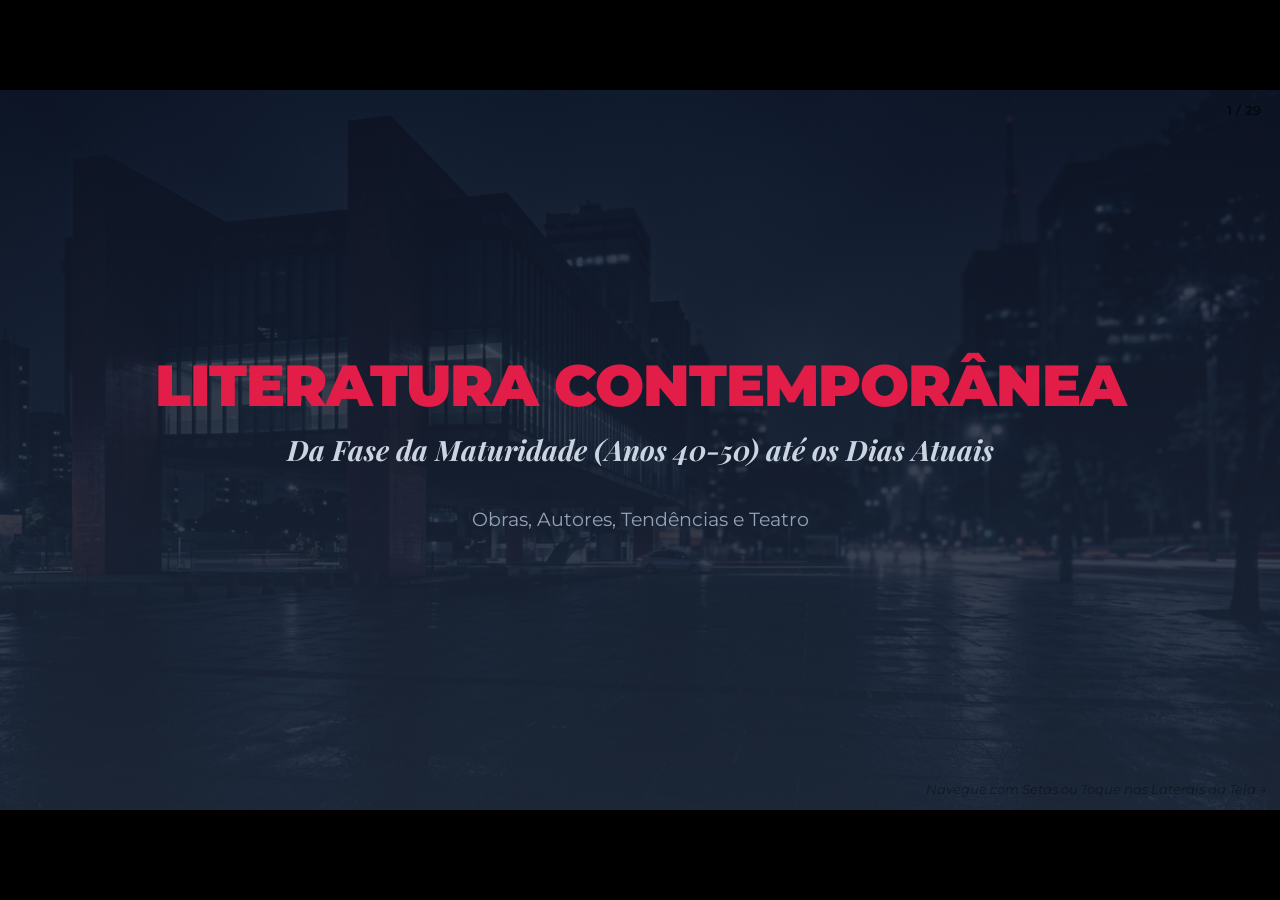
<file: slides/literatura_contemporanea.html>
<!DOCTYPE html>
<html lang="pt-BR">
<head>
    <meta charset="UTF-8">
    <meta name="viewport" content="width=device-width, initial-scale=1.0">
    <title>Aula de Literatura Contemporânea</title>
    <link href="https://fonts.googleapis.com/css2?family=Montserrat:wght@400;600;800;900&family=Playfair+Display:ital,wght@0,700;1,700&display=swap" rel="stylesheet">
    <style>
        /* CSS Reset e Configuração Anti-Scroll */
        * { box-sizing: border-box; margin: 0; padding: 0; }
        body, html { 
            width: 100%; height: 100%; background-color: #000; overflow: hidden; 
            display: flex; justify-content: center; align-items: center; 
            font-family: 'Montserrat', sans-serif; 
            user-select: none; -webkit-user-select: none; /* Previne seleção de texto ao clicar */
        }

        /* Container 16:9 forçado */
        .slide-container {
            width: 100vw;
            height: 100vh;
            max-width: 177.78vh; 
            max-height: 56.25vw; 
            position: relative;
            background: #ffffff;
            overflow: hidden; 
            container-type: size; 
            box-shadow: 0 0 30px rgba(0,0,0,0.8);
        }

        /* Estrutura do Slide */
        .slide {
            position: absolute; top: 0; left: 0; width: 100%; height: 100%;
            opacity: 0; transition: opacity 0.4s ease-in-out, transform 0.4s ease;
            transform: scale(0.98); pointer-events: none;
        }
        .slide.active { opacity: 1; transform: scale(1); pointer-events: auto; z-index: 10; }

        /* Tipografia Dinâmica */
        h1 { font-size: 4.5cqw; font-weight: 900; line-height: 1.1; color: #fff; text-transform: uppercase; letter-spacing: -1px; }
        h2 { font-size: 3cqw; font-weight: 800; color: #1e293b; margin-bottom: 1.5cqw; line-height: 1.1; border-bottom: 0.4cqw solid #e11d48; padding-bottom: 0.5cqw; display: inline-block;}
        h3 { font-family: 'Playfair Display', serif; font-size: 2cqw; font-style: italic; color: #64748b; margin-bottom: 1cqw; }
        p { font-size: 1.6cqw; line-height: 1.4; color: #334155; margin-bottom: 1cqw; }
        ul { padding-left: 2cqw; margin-bottom: 1cqw; }
        li { font-size: 1.5cqw; line-height: 1.4; color: #334155; margin-bottom: 0.8cqw; }
        
        .highlight { color: #e11d48; font-weight: 800; }
        .quote { font-family: 'Playfair Display', serif; font-size: 1.8cqw; border-left: 0.4cqw solid #e11d48; padding-left: 1.5cqw; margin-top: 1cqw; font-style: italic; color: #0f172a; }

        /* Legendas das Fotos */
        .img-caption {
            position: absolute; bottom: 1.5cqw; right: 1.5cqw;
            background: rgba(0, 0, 0, 0.7); color: rgba(255, 255, 255, 0.95);
            padding: 0.6cqw 1cqw; font-size: 0.9cqw; border-radius: 0.4cqw;
            pointer-events: none; font-weight: 600; z-index: 5;
        }

        /* --- Layouts --- */
        .cover-slide {
            background: linear-gradient(135deg, #0f172a 0%, #1e293b 100%);
            display: flex; flex-direction: column; justify-content: center; align-items: center; text-align: center; padding: 6cqw;
        }
        
        .split-slide { display: flex; width: 100%; height: 100%; background: #f8fafc; }
        .split-text { flex: 1.2; padding: 4cqw 5cqw; display: flex; flex-direction: column; justify-content: center; }
        .split-image { flex: 0.8; background-size: cover; background-position: center; position: relative; }
        .split-image::after { content: ''; position: absolute; top: 0; left: 0; width: 100%; height: 100%; box-shadow: inset 4cqw 0 4cqw -2cqw rgba(248, 250, 252, 1); pointer-events: none; }

        .text-slide { display: flex; flex-direction: column; padding: 5cqw 8cqw; background: #fff; justify-content: center; }
        
        .grid-slide { display: flex; flex-direction: column; padding: 5cqw 6cqw; background: #0f172a; }
        .grid-slide h2 { color: #fff; border-bottom-color: #38bdf8;}
        .cards-grid { display: grid; grid-template-columns: 1fr 1fr; gap: 2cqw; margin-top: 1cqw; }
        .card { background: rgba(255,255,255,0.05); border-left: 0.5cqw solid #38bdf8; padding: 2cqw; }
        .card h4 { font-size: 1.8cqw; color: #38bdf8; margin-bottom: 0.5cqw; }
        .card p { color: #cbd5e1; font-size: 1.4cqw; line-height: 1.4;}

        /* Caixas p/ Obras */
        .obras-box { background: #f1f5f9; padding: 1.5cqw; border-left: 0.5cqw solid #0f172a; margin-top: 1cqw;}
        .obras-box h4 { font-size: 1.6cqw; color: #0f172a; margin-bottom: 0.5cqw;}
        .obras-box ul { margin: 0; padding-left: 1.5cqw;}
        .obras-box li { font-size: 1.4cqw; margin-bottom: 0.3cqw;}

        /* Questões */
        .question-slide { display: flex; flex-direction: column; padding: 4cqw 6cqw; background: #fff; justify-content: center; }
        .q-box { background: #f1f5f9; padding: 2cqw; border-radius: 0.5cqw; font-size: 1.6cqw; font-weight: 600; border-left: 0.8cqw solid #2563eb; margin-bottom: 1.5cqw; }
        .options-list { list-style: none; padding: 0; }
        .options-list li { font-size: 1.4cqw; padding: 0.8cqw 1cqw; margin-bottom: 0.8cqw; border-radius: 0.3cqw; background: #fff; border: 2px solid #e2e8f0; display: flex; align-items: center; }
        .options-list li strong { margin-right: 1cqw; color: #2563eb; }
        .answer-correct { background: #dcfce7 !important; border-color: #22c55e !important; color: #166534; font-weight: 600; }
        .explanation-box { margin-top: 1.5cqw; padding: 1cqw; background: #fffbeb; border-left: 0.5cqw solid #f59e0b; font-size: 1.3cqw; color: #92400e; font-weight: 600; animation: fadeIn 0.5s ease; }
        @keyframes fadeIn { from { opacity: 0; transform: translateY(1cqw); } to { opacity: 1; transform: translateY(0); } }

        /* Controles e Avisos */
        .keyboard-hint { position: absolute; bottom: 1cqw; right: 1cqw; font-size: 1cqw; color: rgba(0,0,0,0.4); z-index: 100; font-style: italic; pointer-events: none;}
        .slide-counter { position: absolute; top: 1cqw; right: 1.5cqw; font-size: 1cqw; color: rgba(0,0,0,0.5); z-index: 100; font-weight: bold; pointer-events: none;}

        /* --- Alerta Mobile (Forçar Horizontal) --- */
        .mobile-rotate-alert {
            display: none; position: fixed; top: 0; left: 0; width: 100%; height: 100%;
            background: #0f172a; color: #fff; z-index: 99999;
            flex-direction: column; justify-content: center; align-items: center; text-align: center; padding: 5vw;
        }
        .mobile-rotate-alert svg { width: 15vw; height: 15vw; margin-bottom: 5vw; fill: #fff; animation: rotatePhone 2s ease-in-out infinite; }
        .mobile-rotate-alert h2 { font-size: 6vw; color: #fff; border-bottom: none; margin-bottom: 2vw;}
        .mobile-rotate-alert p { font-size: 4.5vw; color: #cbd5e1; line-height: 1.5;}
        
        @keyframes rotatePhone { 
            0% { transform: rotate(0deg); } 
            50% { transform: rotate(-90deg); } 
            100% { transform: rotate(-90deg); } 
        }
        
        /* Se a tela estiver em modo retrato (em celulares) */
        @media screen and (orientation: portrait) and (max-width: 900px) {
            .mobile-rotate-alert { display: flex; }
            .slide-container { display: none; }
        }

    
        .cover-masp {
            background-image: linear-gradient(rgba(15,23,42,0.8), rgba(30,41,59,0.9)), url("capa_contemporanea.jpg");
            background-size: cover;
            background-position: center;
        }

    </style>
</head>
<body>

    <!-- Alerta de Rotação (Apenas visível em modo Retrato no Celular) -->
    <div class="mobile-rotate-alert">
        <svg viewBox="0 0 24 24"><path d="M16 1H8C6.34 1 5 2.34 5 4v16c0 1.66 1.34 3 3 3h8c1.66 0 3-1.34 3-3V4c0-1.66-1.34-3-3-3zm-2 20h-4v-1h4v1zm3.25-3H6.75V4h10.5v14z"/></svg>
        <h2 style="padding-bottom: 0;">Vire o seu celular</h2>
        <p>Apresentações exigem o formato widescreen.<br>Coloque seu aparelho na horizontal para acompanhar a aula.</p>
    </div>

    <!-- Container Principal dos Slides -->
    <div class="slide-container">
        <div class="keyboard-hint">Navegue com Setas ou Toque nas Laterais da Tela →</div>
        <div class="slide-counter" id="progress"></div>

        <!-- 1. CAPA -->
        <div class="slide cover-slide active cover-masp">
            <h1 style="color: #e11d48; margin-bottom: 1cqw;">Literatura Contemporânea</h1>
            <h3 style="color: #cbd5e1; font-size: 2.2cqw;">Da Fase da Maturidade (Anos 40-50) até os Dias Atuais</h3>
            <p style="color: #94a3b8; font-size: 1.5cqw; margin-top: 2cqw;">Obras, Autores, Tendências e Teatro</p>
        </div>

        <!-- 2. CONTEXTO HISTÓRICO -->
        <div class="slide split-slide">
            <div class="split-text">
                <h2>Contexto: Anos 1940-50</h2>
                <h3>A Fase da Maturidade</h3>
                <ul>
                    <li><strong class="highlight">No Mundo:</strong> Término da Segunda Guerra Mundial e o Início da Guerra Fria (tensão global e ameaça atômica).</li>
                    <li><strong class="highlight">No Brasil:</strong> Término da ditadura de Vargas.</li>
                    <li>Início de um período democrático e desenvolvimentista, que chegaria ao ápice da euforia nos <strong>Anos Dourados</strong> do governo de Juscelino Kubitschek (1956-1961).</li>
                </ul>
            </div>
            <div class="split-image" style="background-image: url('https://upload.wikimedia.org/wikipedia/commons/8/89/War_tanks_in_Brasilia%2C_1964.jpg');">
                <div class="img-caption">A instabilidade política brasileira marcou toda a literatura posterior.</div>
            </div>
        </div>

        <!-- 3. CARACTERÍSTICAS DA FASE 40-50 -->
        <div class="slide grid-slide">
            <h2>A Literatura nos anos 1940-50</h2>
            <div class="cards-grid">
                <div class="card">
                    <h4>Na Poesia</h4>
                    <ul>
                        <li><span style="color:#cbd5e1;">Meta: <strong>renovar a forma poética</strong> (neoparnasianismo).</span></li>
                        <li><span style="color:#cbd5e1;">Alguns poetas tenderam a um estilo muito culto e elevado.</span></li>
                        <li><span style="color:#cbd5e1;">Outros buscaram uma linguagem essencial, sintética, precisa, <strong>concreta e racional</strong> (preparando terreno para os anos 60).</span></li>
                    </ul>
                </div>
                <div class="card">
                    <h4>Na Prosa</h4>
                    <ul>
                        <li><span style="color:#cbd5e1;">Retomada do <strong>Regionalismo</strong>, mas com um tratamento totalmente renovado, filosófico e universal.</span></li>
                        <li><span style="color:#cbd5e1;">Foco intenso no <strong>espaço urbano</strong> e na mente humana.</span></li>
                    </ul>
                </div>
            </div>
        </div>

        <!-- 4. CLARICE LISPECTOR -->
        <div class="slide split-slide">
            <div class="split-text">
                <h2>Clarice Lispector (1920-1977)</h2>
                <h3>O mergulho no íntimo.</h3>
                <ul>
                    <li>Introdução de novas <strong>técnicas de expressão</strong> no Brasil.</li>
                    <li><strong>Subversão:</strong> quebra a sequência "começo, meio e fim". A ordem cronológica desaparece.</li>
                    <li>Funde a prosa à poesia: uso constante de imagens, metáforas, paradoxos e símbolos.</li>
                    <li><strong class="highlight">O fluxo de consciência:</strong> quebra os limites espaço-temporais (presente e passado se misturam livremente na mente).</li>
                </ul>
            </div>
            <div class="split-image" style="background-image: url('https://upload.wikimedia.org/wikipedia/commons/7/7c/%281920-1977%29_Clarice_Lispector_6zxkp_please_credit%28palette.fm%29_%28cropped%29.png'); background-position: top;">
                <div class="img-caption">Clarice Lispector - Mestra da prosa intimista</div>
            </div>
        </div>

        <!-- 5. CLARICE LISPECTOR (CARACTERÍSTICAS) -->
        <div class="slide text-slide">
            <h2>Características e Temas Clariceanos</h2>
            <ul>
                <li><strong class="highlight">Epifania:</strong> As personagens vivem um processo epifânico — um momento de súbita "revelação" a partir de um evento banal do cotidiano (como olhar para uma barata ou um cego).</li>
                <li><strong>Protagonistas Femininas:</strong> O foco está na dona de casa, na mulher reprimida pela rotina burguesa.</li>
                <li><strong>Temas Universais:</strong> A falsidade das relações humanas, o esvaziamento da família, a angústia existencial e o limite da própria linguagem.</li>
            </ul>
            <div class="obras-box">
                <h4>Principais Obras:</h4>
                <ul>
                    <li><em>Perto do coração selvagem</em> (1943)</li>
                    <li><em>Laços de família</em> (Contos, 1960)</li>
                    <li><em>A paixão segundo G. H.</em> (1964)</li>
                    <li><em>A hora da estrela</em> (1977)</li>
                </ul>
            </div>
        </div>

        <!-- 6. JOÃO GUIMARÃES ROSA -->
        <div class="slide split-slide">
            <div class="split-text">
                <h2>Guimarães Rosa (1908-1967)</h2>
                <h3>O sertão é o mundo.</h3>
                <ul>
                    <li>Obra de cunho regionalista (Sertão de Minas Gerais), porém com temas universais (O bem e o mal, Deus e o diabo, a morte, o amor).</li>
                    <li><strong class="highlight">A Inovação Linguística:</strong> Empregava a língua culta fundida a termos regionais e neologismos (palavras inventadas).</li>
                    <li>Sua obra é o resultado de anos de anotações e pesquisas linguísticas diretamente com os vaqueiros.</li>
                </ul>
            </div>
            <div class="split-image" style="background-image: url('https://upload.wikimedia.org/wikipedia/commons/9/99/Guimar%C3%A3es_Rosa%2C_anos_1960.jpg'); background-position: top;">
                <div class="img-caption">João Guimarães Rosa - A recriação do Sertão</div>
            </div>
        </div>

        <!-- 7. GUIMARÃES ROSA (CARACTERÍSTICAS) -->
        <div class="slide text-slide">
            <h2>Regionalismo Universal de Guimarães Rosa</h2>
            <ul>
                <li><strong>Técnicas Narrativas:</strong> Foco narrativo em 1ª pessoa; uso brilhante do <em>discurso indireto livre</em> fundido à fala oral do sertanejo.</li>
                <li>Uso intenso de recursos comuns à <strong>poesia dentro da prosa</strong>: ritmo, aliterações, musicalidade e metáforas (A "Prosa Poética").</li>
            </ul>
            <div class="obras-box">
                <h4>Principais Obras:</h4>
                <ul>
                    <li><em>Sagarana</em> (1946)</li>
                    <li><em>Corpo de baile</em> (1956)</li>
                    <li><strong class="highlight">Grande sertão: veredas (1956)</strong> - Obra-prima protagonizada por Riobaldo e Diadorim.</li>
                    <li><em>Primeiras estórias</em> (1962)</li>
                </ul>
            </div>
        </div>

        <!-- 8. JOÃO CABRAL DE MELO NETO -->
        <div class="slide split-slide">
            <div class="split-text">
                <h2>João Cabral de Melo Neto <span style="font-size:1.5cqw;">(1920-1999)</span></h2>
                <h3>O engenheiro da palavra.</h3>
                <ul>
                    <li>Poesia <strong>substantiva, objetiva e sem sentimentalismos</strong> (anti-romântico). Busca a precisão matemática dos vocábulos.</li>
                    <li>Tendência crescente à <strong class="highlight">geometrização e à exatidão</strong> da linguagem.</li>
                    <li>A poesia de João resulta de um trabalho racional, árduo (a "Linguagem objeto"). O poeta como um arquiteto construindo um muro de palavras.</li>
                </ul>
            </div>
            <div class="split-image" style="background-image: url('https://upload.wikimedia.org/wikipedia/pt/a/a0/JoaoCabral.JPG'); background-position: top;">
                <div class="img-caption">João Cabral de Melo Neto - A educação pela pedra</div>
            </div>
        </div>

        <!-- 9. JOÃO CABRAL (CARACTERÍSTICAS) -->
        <div class="slide text-slide">
            <h2>O Nordeste Árido de João Cabral</h2>
            <ul>
                <li>Além da forma rigorosa, há imensa <strong>preocupação com a realidade social</strong>, particularmente a fome, a seca e o retirante do Nordeste brasileiro.</li>
            </ul>
            <div class="obras-box">
                <h4>Principais Obras:</h4>
                <ul>
                    <li><em>O cão sem plumas</em> (1950) e <em>O rio</em> (1954)</li>
                    <li><strong class="highlight">Morte e vida severina (1955)</strong> - Auto de Natal Pernambucano. A obra mais famosa.</li>
                    <li><em>A educação pela pedra</em> (1966)</li>
                </ul>
            </div>
        </div>

        <!-- 10. O TEATRO BRASILEIRO -->
        <div class="slide split-slide">
            <div class="split-text">
                <h2>O Teatro (Séc. XX e XXI)</h2>
                <h3>A renovação dos palcos.</h3>
                <ul>
                    <li>Até os anos 40, os palcos limitavam-se a comédias de costumes, chanchadas ou textos estrangeiros.</li>
                    <li><strong class="highlight">1943 - O Marco Zero:</strong> Inicia-se a renovação do teatro brasileiro com a peça <em>Vestido de Noiva</em> (de Nelson Rodrigues).</li>
                    <li>O diretor de teatro passa a fazer do espetáculo um trabalho técnico de equipe.</li>
                    <li><strong>1948 a 1960:</strong> Surgem o TBC (Teatro Brasileiro de Comédia), o <em>Teatro de Arena</em> e o <em>Teatro Oficina</em> (grupos de forte caráter político e contestador).</li>
                </ul>
            </div>
            <div class="split-image" style="background-image: url('https://thumb.wikimedia.org/wikipedia/commons/thumb/b/b8/O_riso%2C_o_choro_e_a_vida_-_Teatro_Oficina.jpg/960px-O_riso%2C_o_choro_e_a_vida_-_Teatro_Oficina.jpg');">
                <div class="img-caption">Teatro Oficina (São Paulo) - Renovação cênica</div>
            </div>
        </div>

        <!-- 11. NELSON RODRIGUES -->
        <div class="slide split-slide">
            <div class="split-text">
                <h2>Nelson Rodrigues</h2>
                <h3>O Maior Dramaturgo Brasileiro</h3>
                <ul>
                    <li><strong class="highlight">Renovação Técnica:</strong> Jogou com 3 planos dramáticos simultâneos (Plano da Realidade, Memória e Alucinação), utilizando o ritmo rápido e os cortes da <strong>linguagem cinematográfica</strong>.</li>
                    <li><strong>Temas Polêmicos:</strong> Desnudou a hipocrisia da sociedade. Suas peças são repletas de incesto, suicídio, adultérios, loucura e tragédias do subúrbio.</li>
                </ul>
                <div class="obras-box">
                    <h4>Obras:</h4>
                    <ul>
                        <li><em>Vestido de Noiva</em>, <em>Boca de Ouro</em>, <em>A Falecida</em>, <em>Os sete gatinhos</em>.</li>
                    </ul>
                </div>
            </div>
            <div class="split-image" style="background-image: url('https://thumb.wikimedia.org/wikipedia/commons/thumb/8/8e/Nelson_Rodrigues_%281971%29.jpg/960px-Nelson_Rodrigues_%281971%29.jpg'); background-position: top;">
                <div class="img-caption">Nelson Rodrigues, revolucionário do teatro nacional</div>
            </div>
        </div>

        <!-- 12. TENDÊNCIAS DA LITERATURA CONTEMPORÂNEA -->
        <div class="slide text-slide" style="align-items: center; text-align: center; background: #e11d48;">
            <h2 style="color:#fff; border-bottom: none; font-size: 4cqw;">As Tendências Pós-1950</h2>
            <p style="color:#fff; font-size: 2cqw;">O Rompimento Total com a Tradição e o Contexto Político.</p>
        </div>

        <!-- 13. CONCRETISMO -->
        <div class="slide grid-slide">
            <h2>Concretismo (Anos 50 aos dias atuais)</h2>
            <div class="cards-grid">
                <div class="card">
                    <h4>Os Líderes</h4>
                    <ul>
                        <li><span style="color:#cbd5e1;">Liderado pelos irmãos <strong>Augusto e Haroldo de Campos</strong>, além de <strong>Décio Pignatari</strong>.</span></li>
                    </ul>
                </div>
                <div class="card">
                    <h4>Características Formais</h4>
                    <ul>
                        <li><span style="color:#cbd5e1;"><strong>Geometrização e visualização</strong> da linguagem na página em branco (fim do verso tradicional).</span></li>
                        <li><span style="color:#cbd5e1;">Uso de materiais gráficos. O poema passa a imitar os anúncios propagandísticos, outdoors e néon das grandes cidades.</span></li>
                    </ul>
                </div>
            </div>
            <p style="color:#94a3b8; font-size: 1.4cqw; margin-top: 1cqw;">*Desdobramentos posteriores: Neoconcretismo no RJ, Poema-Processo e Poesia-Práxis.</p>
        </div>

        <!-- 14. FERREIRA GULLAR -->
        <div class="slide split-slide">
            <div class="split-text">
                <h2>Ferreira Gullar (1930 - 2016)</h2>
                <h3>A Poesia Social</h3>
                <ul>
                    <li>Poeta maranhense que iniciou no concretismo/neoconcretismo, mas rompeu com a forma pura para abraçar a urgência social.</li>
                    <li><strong>Temas:</strong> Abordou temas políticos como a Guerra Fria, a corrida atômica, a opressão no Terceiro Mundo e o neocapitalismo.</li>
                </ul>
                <div class="obras-box">
                    <h4>Principais Obras:</h4>
                    <ul>
                        <li><em>Dentro da noite veloz</em> (1975)</li>
                        <li><strong class="highlight">Poema sujo (1976)</strong> - Sua obra-prima escrita durante o exílio, misturando fluxo de memória e denúncia.</li>
                    </ul>
                </div>
            </div>
            <div class="split-image" style="background-image: url('https://thumb.wikimedia.org/wikipedia/commons/thumb/c/c8/Ferreira_Gullar_no_Fronteiras_do_Pensamento_S%C3%A3o_Paulo_2015_%2821676572720%29_%28cropped%29.jpg/960px-Ferreira_Gullar_no_Fronteiras_do_Pensamento_S%C3%A3o_Paulo_2015_%2821676572720%29_%28cropped%29.jpg'); background-position: top;">
                <div class="img-caption">Ferreira Gullar - A poesia de resistência</div>
            </div>
        </div>

        <!-- 15. THIAGO DE MELLO -->
        <div class="slide split-slide">
            <div class="split-text">
                <h2>Thiago de Mello (1926)</h2>
                <h3>A voz da Amazônia.</h3>
                <ul>
                    <li>Poeta amazonense, grande voz da resistência cultural.</li>
                    <li><strong class="highlight">Traços principais:</strong> Luta incansável contra a opressão política, amor profundo à terra e à natureza da Amazônia.</li>
                    <li>Sua obra é marcada por forte sentimento de alteridade (colocar-se no lugar do outro), solidariedade aos oprimidos e uma obstinada alegria de viver.</li>
                </ul>
                <div class="obras-box">
                    <h4>Obras:</h4>
                    <ul>
                        <li><strong class="highlight">Os estatutos do homem</strong> (Poema icônico).</li>
                        <li><em>Faz escuro mas eu canto</em> (1965).</li>
                        <li><em>Poesia comprometida com a minha e a tua vida</em> (1975).</li>
                    </ul>
                </div>
            </div>
            <div class="split-image" style="background-image: url('https://thumb.wikimedia.org/wikipedia/commons/thumb/c/c2/Thiago_de_Mello%2C_sem_data.tif/lossy-page1-960px-Thiago_de_Mello%2C_sem_data.tif.jpg'); background-position: top;">
                <div class="img-caption">Thiago de Mello - Os Estatutos do Homem</div>
            </div>
        </div>

        <!-- 16. TROPICALISMO -->
        <div class="slide split-slide">
            <div class="split-text">
                <h2>Tropicália (1967-1968)</h2>
                <h3>A revolução musical e literária.</h3>
                <ul>
                    <li>Retomada da <strong>Antropofagia</strong> (Oswald de Andrade): misturar a cultura pop internacional (rock, guitarra elétrica) com a cultura de raiz nacional (baião, samba).</li>
                    <li><strong>Estilo de Escrita:</strong> Letras em forma de colagem (pastiche), alegóricas, caóticas e repletas de crítica irônica à ditadura militar e à moral conservadora.</li>
                </ul>
                <div class="obras-box">
                    <h4>Principais Autores:</h4>
                    <ul>
                        <li><strong>Torquato Neto:</strong> O grande letrista e poeta do movimento (<em>Geleia Geral</em>).</li>
                        <li><strong>Caetano Veloso & Gilberto Gil:</strong> (<em>Tropicália</em>, <em>Panis et Circenses</em>).</li>
                    </ul>
                </div>
            </div>
            <div class="split-image" style="background-image: url('https://thumb.wikimedia.org/wikipedia/commons/thumb/d/d3/Caetano_Veloso_no_III_Festival_da_M%C3%BAsica_Popular.jpg/960px-Caetano_Veloso_no_III_Festival_da_M%C3%BAsica_Popular.jpg'); background-position: top;">
                <div class="img-caption">Caetano Veloso, ícone do Tropicalismo</div>
            </div>
        </div>

        <!-- 17. GERAÇÃO MIMEÓGRAFO (CONCEITO) -->
        <div class="slide text-slide">
            <h2>A Geração Mimeógrafo (Anos 70)</h2>
            <h3>A Poesia Marginal e a Contracultura</h3>
            <p>No auge do AI-5 (Censura de 1968) e à margem do mercado editorial oficial, os jovens adotam a atitude de guerrilha cultural.</p>
            <ul>
                <li><strong>Como publicavam:</strong> Imprimiam seus poemas em mimeógrafos (equipamento barato escolar) e vendiam de mão em mão em bares, teatros e portas de universidades.</li>
                <li><strong>O Estilo Marginal:</strong> Anti-acadêmico. Uso abusivo de gírias, coloquialismos, palavrões, piadas rápidas e sarcasmo.</li>
                <li><strong>Temas:</strong> O tédio urbano, as drogas, a sexualidade livre, a violência policial e a repressão. Uma atitude muito semelhante ao movimento Punk e Hippie.</li>
            </ul>
        </div>

        <!-- 18. MARGINAIS: LEMINSKI E CHACAL -->
        <div class="slide split-slide">
            <div class="split-text">
                <h2>Ícones Marginais (I)</h2>
                <ul>
                    <li><strong class="highlight">Paulo Leminski:</strong> O gigante curitibano. Fundiu o rigor do concretismo, a cultura pop, artes marciais, zen-budismo e trocadilhos. Consagrou os <strong>haicais</strong> (poemas minúsculos de quebra de expectativa).
                        <div class="obras-box">📚 <em>Obras: Catatau (1975), Caprichos e Relaxos (1983).</em></div>
                    </li>
                    <li><strong class="highlight">Chacal:</strong> Trazia o frescor da rua, da poesia falada, do humor carioca e do registro efêmero da juventude transgressora.
                        <div class="obras-box">📚 <em>Obras: Muito Prazer (1971), Preço da Passagem (1972).</em></div>
                    </li>
                </ul>
            </div>
            <div class="split-image" style="background-image: url('https://upload.wikimedia.org/wikipedia/pt/5/59/Paulo_Leminski.jpg');">
                <div class="img-caption">Paulo Leminski - Cultura Zen e Deboche Pop</div>
            </div>
        </div>

        <!-- 19. MARGINAIS: ANA C. E CACASO -->
        <div class="slide text-slide">
            <h2>Ícones Marginais (II)</h2>
            <ul>
                <li><strong class="highlight">Ana Cristina Cesar (Ana C.):</strong> A voz feminina mais densa da Geração Mimeógrafo. Sua escrita parecia um <strong>diário íntimo roubado</strong>: tom hiperconfessional, fragmentado, irônico, abordando a sexualidade e a depressão nas metrópoles.
                    <div class="obras-box">📚 <em>Principais Obras: A Teus Pés (1982), Luvas de Pelica (1980).</em></div>
                </li>
                <li><strong class="highlight">Cacaso (Antônio Carlos de Brito):</strong> Unia a militância política com uma ironia fina. Foi um dos maiores teóricos do movimento marginal, usando o humor rápido para driblar os censores do regime.
                    <div class="obras-box">📚 <em>Principais Obras: Grupo Escolar (1974), Beijo na Boca (1975).</em></div>
                </li>
            </ul>
        </div>

        <!-- 20. POESIA ATUALIDADE -->
        <div class="slide text-slide">
            <h2>Da Poesia Marginal aos Dias Atuais</h2>
            <ul>
                <li>O perfil do poeta mudou: ele deixou de ser um produtor cultural solitário. O número de poetas hoje é imenso e as tendências são variadíssimas.</li>
                <li><strong class="highlight">Anos 1990 até o momento atual:</strong> Segundo críticos, após o "desbunde" dos anos 70 e 80, há hoje uma preocupação maior com a teoria, metalinguística, <strong>rigor construtivo</strong> e a precisão léxica (palavras).</li>
                <li><strong>Poetas de Destaque da Atualidade:</strong> Carlito Azevedo, Nelson Ascher, Arnaldo Antunes, Glauco Mattoso, Fabrício Carpinejar.</li>
            </ul>
        </div>

        <!-- 21. A PROSA CONTEMPORÂNEA -->
        <div class="slide grid-slide">
            <h2>A Prosa Contemporânea</h2>
            <div class="cards-grid">
                <div class="card">
                    <h4>Ruptura Narrativa</h4>
                    <ul>
                        <li><span style="color:#cbd5e1;">Tendência de abandonar a abordagem realista tradicional e ufanista.</span></li>
                        <li><span style="color:#cbd5e1;">Ruptura da narrativa linear totalizante: a narração torna-se <strong class="highlight">desordenada e fragmentária</strong>, muitas vezes sem um foco claramente definido.</span></li>
                    </ul>
                </div>
                <div class="card">
                    <h4>O Romance e a Crônica</h4>
                    <ul>
                        <li><span style="color:#cbd5e1;"><strong>Crônica:</strong> Amplamente difundida em jornais e revistas (Luis Fernando Verissimo, Jô Soares, Marcos Rey).</span></li>
                        <li><span style="color:#cbd5e1;"><strong>Romance:</strong> Desdobra-se em diversas linhas, como o romance policial brutalista (Rubem Fonseca), o psicológico, o histórico e o memorialista.</span></li>
                    </ul>
                </div>
            </div>
        </div>

        <!-- 22. LITERATURA DE MINORIAS -->
        <div class="slide split-slide">
            <div class="split-text">
                <h2>As Vozes Periféricas</h2>
                <h3>A "Escrevivência"</h3>
                <p>O foco das principais bancas (ENEM e Vunesp) na atualidade é a literatura de minorias. Pessoas historicamente marginalizadas assumem o controle da narrativa.</p>
                <ul>
                    <li><strong class="highlight">Carolina Maria de Jesus:</strong> Literatura de testemunho autêntica e visceral do lixo e da fome (<em>Quarto de Despejo</em>, publicado nos anos 60).</li>
                    <li><strong class="highlight">Conceição Evaristo:</strong> Criadora da "Escrevivência" (Escrever + Vivência negra na diáspora).</li>
                </ul>
            </div>
            <div class="split-image" style="background-image: url('https://upload.wikimedia.org/wikipedia/commons/a/a9/Concei%C3%A7%C3%A3o_Evaristo%2C_September_2024.jpg');">
                <div class="img-caption">Conceição Evaristo - A força da Escrevivência</div>
            </div>
        </div>

        <!-- 23. QUESTÃO 1 (PERGUNTA) -->
        <div class="slide question-slide">
            <h2>Fixação VUNESP (Questão 1)</h2>
            <div class="q-box">A obra de Clarice Lispector marca a prosa intimista no Brasil. Uma das principais características de suas protagonistas femininas e de sua estrutura narrativa é:</div>
            <ul class="options-list">
                <li><strong>A)</strong> A descrição detalhada do espaço rural brasileiro, denunciando a seca.</li>
                <li><strong>B)</strong> O fluxo de consciência e a experiência da "epifania", em que um fato banal desencadeia uma profunda revelação existencial.</li>
                <li><strong>C)</strong> O foco no romance policial e na linguagem agressiva do submundo metropolitano.</li>
                <li><strong>D)</strong> A estrutura narrativa linear clássica (começo, meio e fim) com linguagem estritamente acadêmica.</li>
            </ul>
        </div>

        <!-- 24. QUESTÃO 1 (RESPOSTA) -->
        <div class="slide question-slide">
            <h2>Fixação VUNESP (Questão 1)</h2>
            <div class="q-box">A obra de Clarice Lispector marca a prosa intimista no Brasil. Uma das principais características de suas protagonistas femininas e de sua estrutura narrativa é:</div>
            <ul class="options-list">
                <li><strong>A)</strong> A descrição detalhada do espaço rural brasileiro, denunciando a seca.</li>
                <li class="answer-correct"><strong>B)</strong> O fluxo de consciência e a experiência da "epifania", em que um fato banal desencadeia uma profunda revelação existencial.</li>
                <li><strong>C)</strong> O foco no romance policial e na linguagem agressiva do submundo metropolitano.</li>
                <li><strong>D)</strong> A estrutura narrativa linear clássica (começo, meio e fim).</li>
            </ul>
            <div class="explanation-box">🎯 Clarice é sinônimo de "Fluxo de Consciência" e "Epifania" (O momento de iluminação). Rompe totalmente com a linearidade!</div>
        </div>

        <!-- 25. QUESTÃO 2 (PERGUNTA) -->
        <div class="slide question-slide">
            <h2>Fixação VUNESP (Questão 2)</h2>
            <div class="q-box">A poesia concreta, cujo marco inicial no Brasil é a Exposição Nacional de Arte Concreta (1956), caracteriza-se por:</div>
            <ul class="options-list">
                <li><strong>A)</strong> priorizar a expressão dos sentimentos íntimos do eu lírico em detrimento da forma.</li>
                <li><strong>B)</strong> valorizar o rigor métrico (como sonetos) e o emprego constante de rimas ricas.</li>
                <li><strong>C)</strong> explorar a materialidade do signo linguístico (Som/Imagem), abolindo o verso tradicional e a sintaxe.</li>
                <li><strong>D)</strong> resgatar a temática nacionalista e o folclore popular herdado do Romantismo.</li>
            </ul>
        </div>

        <!-- 26. QUESTÃO 2 (RESPOSTA) -->
        <div class="slide question-slide">
            <h2>Fixação VUNESP (Questão 2)</h2>
            <div class="q-box">A poesia concreta, cujo marco inicial no Brasil é a Exposição Nacional de Arte Concreta (1956), caracteriza-se por:</div>
            <ul class="options-list">
                <li><strong>A)</strong> priorizar a expressão dos sentimentos íntimos do eu lírico em detrimento da forma.</li>
                <li><strong>B)</strong> valorizar o rigor métrico (como sonetos) e o emprego constante de rimas ricas.</li>
                <li class="answer-correct"><strong>C)</strong> explorar a materialidade do signo linguístico (Som/Imagem), abolindo o verso tradicional e a sintaxe.</li>
                <li><strong>D)</strong> resgatar a temática nacionalista e o folclore popular herdado do Romantismo.</li>
            </ul>
            <div class="explanation-box">🎯 Concretismo destrói o sentimentalismo (A) e as rimas/métricas antigas (B). Foco na Palavra como Imagem (Outdoor, neon).</div>
        </div>

        <!-- 27. QUESTÃO 3 (PERGUNTA) -->
        <div class="slide question-slide">
            <h2>Fixação VUNESP (Questão 3)</h2>
            <div class="q-box">As obras da Poesia Marginal dos anos 1970 (como as de Paulo Leminski) foram fortemente marcadas pelo contexto da Ditadura. Uma característica forte dessa poética é:</div>
            <ul class="options-list">
                <li><strong>A)</strong> a irreverência, a adoção de coloquialismos, gírias e um forte experimentalismo muitas vezes impresso em mimeógrafos.</li>
                <li><strong>B)</strong> a submissão aos ideais governamentais de censura, produzindo obras de exaltação patriótica.</li>
                <li><strong>C)</strong> a linguagem rebuscada e o formato épico para agradar os acadêmicos das universidades.</li>
                <li><strong>D)</strong> a preocupação extrema com as regras de gramática normativa impostas pelas grandes editoras.</li>
            </ul>
        </div>

        <!-- 28. QUESTÃO 3 (RESPOSTA) -->
        <div class="slide question-slide">
            <h2>Fixação VUNESP (Questão 3)</h2>
            <div class="q-box">As obras da Poesia Marginal dos anos 1970 (como as de Paulo Leminski) foram fortemente marcadas pelo contexto da Ditadura. Uma característica forte dessa poética é:</div>
            <ul class="options-list">
                <li class="answer-correct"><strong>A)</strong> a irreverência, a adoção de coloquialismos, gírias e um forte experimentalismo muitas vezes impresso em mimeógrafos.</li>
                <li><strong>B)</strong> a submissão aos ideais governamentais de censura, produzindo obras de exaltação patriótica.</li>
                <li><strong>C)</strong> a linguagem rebuscada e o formato épico para agradar os acadêmicos das universidades.</li>
                <li><strong>D)</strong> a preocupação extrema com as regras de gramática normativa impostas pelas grandes editoras.</li>
            </ul>
            <div class="explanation-box">🎯 A poesia "Marginal" era exatamente a poesia contra o sistema acadêmico, cheia de gírias, feita nos mimeógrafos, à margem das editoras.</div>
        </div>

        <!-- 29. CONCLUSÃO -->
        <div class="slide cover-slide">
            <h2 style="border-bottom: none; color: #fff;">Sucesso no Vestibular!</h2>
            <p style="color: #cbd5e1; font-size: 1.8cqw; margin-top: 1cqw;">Lembre-se: O exame busca capacidade de interpretação.<br>A Literatura não é um punhado de datas, mas a leitura viva da nossa sociedade.</p>
            <p style="color: #94a3b8; font-size: 1cqw; margin-top: 5cqw;">Referência Base: Cereja, William R.; Magalhães, Thereza C. Português Linguagens.</p>
        </div>

    </div>

    <script>
        let current = 0;
        const slides = document.querySelectorAll('.slide');
        const counter = document.getElementById('progress');

        function update() {
            slides.forEach((s, i) => {
                if (i === current) {
                    s.classList.add('active');
                } else {
                    s.classList.remove('active');
                }
            });
            counter.innerText = `${current + 1} / ${slides.length}`;
        }

        // Navegação por Teclado
        document.addEventListener('keydown', (e) => {
            if (e.key === 'ArrowRight' || e.key === ' ') {
                if(current < slides.length - 1) current++;
                update();
            } else if (e.key === 'ArrowLeft') {
                if(current > 0) current--;
                update();
            }
        });
        
        // Navegação por Clique / Toque nas laterais da tela
        document.addEventListener('click', (e) => {
            // Se o usuário estiver no celular em modo Retrato (vertical), o alerta cobre a tela.
            // Para não avançar slide enquanto o usuário só tentava arrumar, ignoramos:
            if (window.innerHeight > window.innerWidth && window.innerWidth < 900) return;
            
            const x = e.clientX;
            const halfScreen = window.innerWidth / 2;
            
            if (x > halfScreen) {
                if(current < slides.length - 1) current++;
            } else {
                if(current > 0) current--;
            }
            update();
        });
        
        update(); 
    </script>
</body>
</html>
</file>
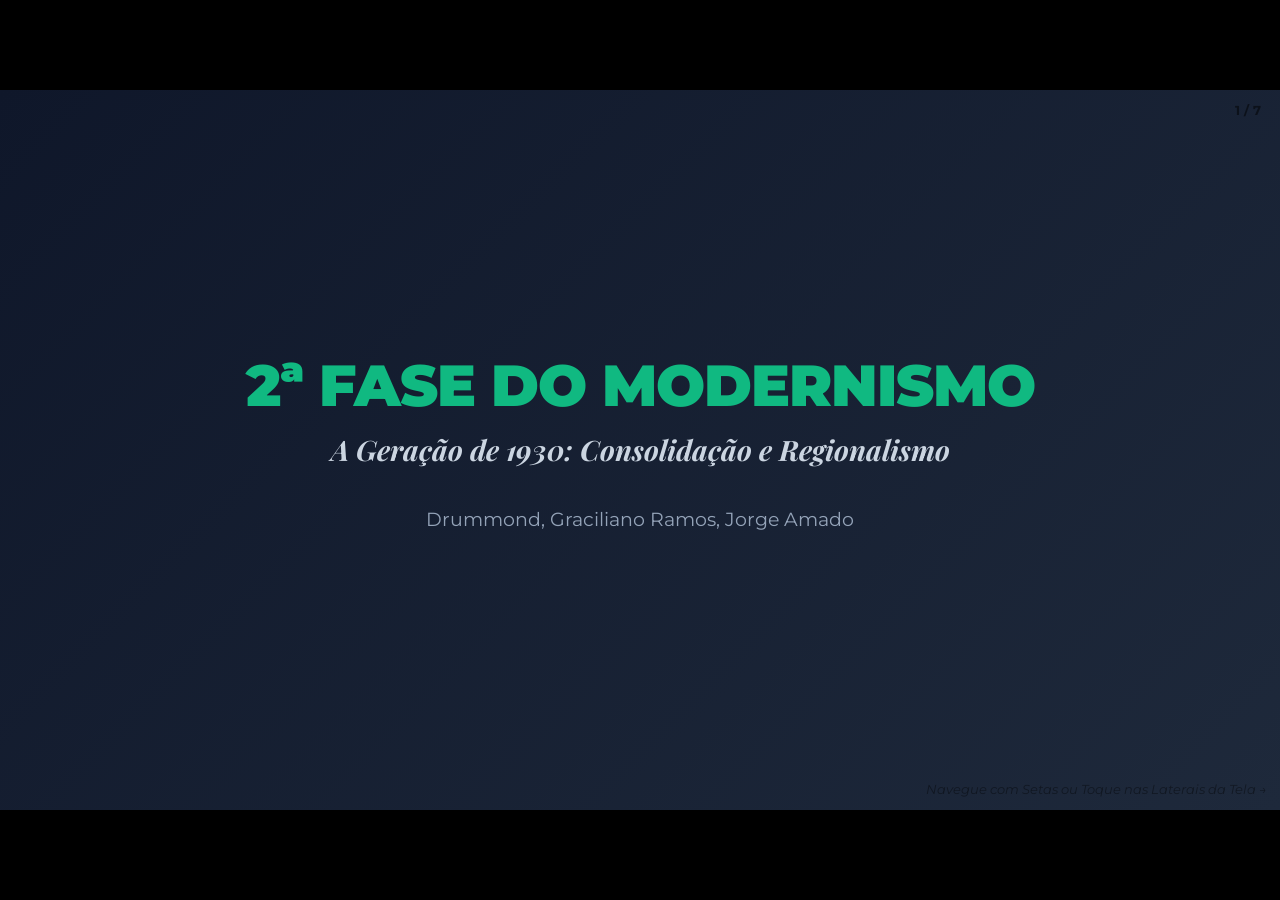
<file: slides/modernismo_30.html>
<!DOCTYPE html>
<html lang="pt-BR">
<head>
    <meta charset="UTF-8">
    <meta name="viewport" content="width=device-width, initial-scale=1.0">
    <title>Aula de Literatura Contemporânea</title>
    <link href="https://fonts.googleapis.com/css2?family=Montserrat:wght@400;600;800;900&family=Playfair+Display:ital,wght@0,700;1,700&display=swap" rel="stylesheet">
    <style>
        /* CSS Reset e Configuração Anti-Scroll */
        * { box-sizing: border-box; margin: 0; padding: 0; }
        body, html { 
            width: 100%; height: 100%; background-color: #000; overflow: hidden; 
            display: flex; justify-content: center; align-items: center; 
            font-family: 'Montserrat', sans-serif; 
            user-select: none; -webkit-user-select: none; /* Previne seleção de texto ao clicar */
        }

        /* Container 16:9 forçado */
        .slide-container {
            width: 100vw;
            height: 100vh;
            max-width: 177.78vh; 
            max-height: 56.25vw; 
            position: relative;
            background: #ffffff;
            overflow: hidden; 
            container-type: size; 
            box-shadow: 0 0 30px rgba(0,0,0,0.8);
        }

        /* Estrutura do Slide */
        .slide {
            position: absolute; top: 0; left: 0; width: 100%; height: 100%;
            opacity: 0; transition: opacity 0.4s ease-in-out, transform 0.4s ease;
            transform: scale(0.98); pointer-events: none;
        }
        .slide.active { opacity: 1; transform: scale(1); pointer-events: auto; z-index: 10; }

        /* Tipografia Dinâmica */
        h1 { font-size: 4.5cqw; font-weight: 900; line-height: 1.1; color: #fff; text-transform: uppercase; letter-spacing: -1px; }
        h2 { font-size: 3cqw; font-weight: 800; color: #1e293b; margin-bottom: 1.5cqw; line-height: 1.1; border-bottom: 0.4cqw solid #e11d48; padding-bottom: 0.5cqw; display: inline-block;}
        h3 { font-family: 'Playfair Display', serif; font-size: 2cqw; font-style: italic; color: #64748b; margin-bottom: 1cqw; }
        p { font-size: 1.6cqw; line-height: 1.4; color: #334155; margin-bottom: 1cqw; }
        ul { padding-left: 2cqw; margin-bottom: 1cqw; }
        li { font-size: 1.5cqw; line-height: 1.4; color: #334155; margin-bottom: 0.8cqw; }
        
        .highlight { color: #e11d48; font-weight: 800; }
        .quote { font-family: 'Playfair Display', serif; font-size: 1.8cqw; border-left: 0.4cqw solid #e11d48; padding-left: 1.5cqw; margin-top: 1cqw; font-style: italic; color: #0f172a; }

        /* Legendas das Fotos */
        .img-caption {
            position: absolute; bottom: 1.5cqw; right: 1.5cqw;
            background: rgba(0, 0, 0, 0.7); color: rgba(255, 255, 255, 0.95);
            padding: 0.6cqw 1cqw; font-size: 0.9cqw; border-radius: 0.4cqw;
            pointer-events: none; font-weight: 600; z-index: 5;
        }

        /* --- Layouts --- */
        .cover-slide {
            background: linear-gradient(135deg, #0f172a 0%, #1e293b 100%);
            display: flex; flex-direction: column; justify-content: center; align-items: center; text-align: center; padding: 6cqw;
        }
        
        .split-slide { display: flex; width: 100%; height: 100%; background: #f8fafc; }
        .split-text { flex: 1.2; padding: 4cqw 5cqw; display: flex; flex-direction: column; justify-content: center; }
        .split-image { flex: 0.8; background-size: cover; background-position: center; position: relative; }
        .split-image::after { content: ''; position: absolute; top: 0; left: 0; width: 100%; height: 100%; box-shadow: inset 4cqw 0 4cqw -2cqw rgba(248, 250, 252, 1); pointer-events: none; }

        .text-slide { display: flex; flex-direction: column; padding: 5cqw 8cqw; background: #fff; justify-content: center; }
        
        .grid-slide { display: flex; flex-direction: column; padding: 5cqw 6cqw; background: #0f172a; }
        .grid-slide h2 { color: #fff; border-bottom-color: #38bdf8;}
        .cards-grid { display: grid; grid-template-columns: 1fr 1fr; gap: 2cqw; margin-top: 1cqw; }
        .card { background: rgba(255,255,255,0.05); border-left: 0.5cqw solid #38bdf8; padding: 2cqw; }
        .card h4 { font-size: 1.8cqw; color: #38bdf8; margin-bottom: 0.5cqw; }
        .card p { color: #cbd5e1; font-size: 1.4cqw; line-height: 1.4;}

        /* Caixas p/ Obras */
        .obras-box { background: #f1f5f9; padding: 1.5cqw; border-left: 0.5cqw solid #0f172a; margin-top: 1cqw;}
        .obras-box h4 { font-size: 1.6cqw; color: #0f172a; margin-bottom: 0.5cqw;}
        .obras-box ul { margin: 0; padding-left: 1.5cqw;}
        .obras-box li { font-size: 1.4cqw; margin-bottom: 0.3cqw;}

        /* Questões */
        .question-slide { display: flex; flex-direction: column; padding: 4cqw 6cqw; background: #fff; justify-content: center; }
        .q-box { background: #f1f5f9; padding: 2cqw; border-radius: 0.5cqw; font-size: 1.6cqw; font-weight: 600; border-left: 0.8cqw solid #2563eb; margin-bottom: 1.5cqw; }
        .options-list { list-style: none; padding: 0; }
        .options-list li { font-size: 1.4cqw; padding: 0.8cqw 1cqw; margin-bottom: 0.8cqw; border-radius: 0.3cqw; background: #fff; border: 2px solid #e2e8f0; display: flex; align-items: center; }
        .options-list li strong { margin-right: 1cqw; color: #2563eb; }
        .answer-correct { background: #dcfce7 !important; border-color: #22c55e !important; color: #166534; font-weight: 600; }
        .explanation-box { margin-top: 1.5cqw; padding: 1cqw; background: #fffbeb; border-left: 0.5cqw solid #f59e0b; font-size: 1.3cqw; color: #92400e; font-weight: 600; animation: fadeIn 0.5s ease; }
        @keyframes fadeIn { from { opacity: 0; transform: translateY(1cqw); } to { opacity: 1; transform: translateY(0); } }

        /* Controles e Avisos */
        .keyboard-hint { position: absolute; bottom: 1cqw; right: 1cqw; font-size: 1cqw; color: rgba(0,0,0,0.4); z-index: 100; font-style: italic; pointer-events: none;}
        .slide-counter { position: absolute; top: 1cqw; right: 1.5cqw; font-size: 1cqw; color: rgba(0,0,0,0.5); z-index: 100; font-weight: bold; pointer-events: none;}

        /* --- Alerta Mobile (Forçar Horizontal) --- */
        .mobile-rotate-alert {
            display: none; position: fixed; top: 0; left: 0; width: 100%; height: 100%;
            background: #0f172a; color: #fff; z-index: 99999;
            flex-direction: column; justify-content: center; align-items: center; text-align: center; padding: 5vw;
        }
        .mobile-rotate-alert svg { width: 15vw; height: 15vw; margin-bottom: 5vw; fill: #fff; animation: rotatePhone 2s ease-in-out infinite; }
        .mobile-rotate-alert h2 { font-size: 6vw; color: #fff; border-bottom: none; margin-bottom: 2vw;}
        .mobile-rotate-alert p { font-size: 4.5vw; color: #cbd5e1; line-height: 1.5;}
        
        @keyframes rotatePhone { 
            0% { transform: rotate(0deg); } 
            50% { transform: rotate(-90deg); } 
            100% { transform: rotate(-90deg); } 
        }
        
        /* Se a tela estiver em modo retrato (em celulares) */
        @media screen and (orientation: portrait) and (max-width: 900px) {
            .mobile-rotate-alert { display: flex; }
            .slide-container { display: none; }
        }

    </style>
</head>
<body>

    <!-- Alerta de Rotação (Apenas visível em modo Retrato no Celular) -->
    <div class="mobile-rotate-alert">
        <svg viewBox="0 0 24 24"><path d="M16 1H8C6.34 1 5 2.34 5 4v16c0 1.66 1.34 3 3 3h8c1.66 0 3-1.34 3-3V4c0-1.66-1.34-3-3-3zm-2 20h-4v-1h4v1zm3.25-3H6.75V4h10.5v14z"/></svg>
        <h2 style="padding-bottom: 0;">Vire o seu celular</h2>
        <p>Apresentações exigem o formato widescreen.<br>Coloque seu aparelho na horizontal para acompanhar a aula.</p>
    </div>

    <!-- Container Principal dos Slides -->
    <div class="slide-container">
        <div class="keyboard-hint">Navegue com Setas ou Toque nas Laterais da Tela →</div>
        <div class="slide-counter" id="progress"></div>

        
        <!-- 1. CAPA -->
        <div class="slide cover-slide active">
            <h1 style="color: #10b981; margin-bottom: 1cqw;">2ª Fase do Modernismo</h1>
            <h3 style="color: #cbd5e1; font-size: 2.2cqw;">A Geração de 1930: Consolidação e Regionalismo</h3>
            <p style="color: #94a3b8; font-size: 1.5cqw; margin-top: 2cqw;">Drummond, Graciliano Ramos, Jorge Amado</p>
        </div>

        <!-- 2. CONTEXTO -->
        <div class="slide split-slide">
            <div class="split-text">
                <h2>O Contexto de 1930</h2>
                <h3>Um mundo em ebulição</h3>
                <ul>
                    <li>O tom de "brincadeira" e destruição da 1ª Fase dá lugar à <strong>maturidade, angústia e engajamento político</strong>.</li>
                    <li><strong class="highlight">No Brasil:</strong> A Revolução de 1930 derruba a República Velha. Ascensão de Getúlio Vargas, o Estado Novo e a censura.</li>
                    <li><strong class="highlight">No Mundo:</strong> A Crise de 1929 (Quebra da Bolsa), a ascensão do Fascismo e Nazismo, culminando na 2ª Guerra Mundial.</li>
                </ul>
            </div>
            <div class="split-image" style="background-image: url('https://upload.wikimedia.org/wikipedia/commons/e/ec/Getulio_Vargas_%281930%29.jpg'); background-position: top;">
                <div class="img-caption">Getúlio Vargas e o fim da República do Café com Leite</div>
            </div>
        </div>

        <!-- 3. CARACTERÍSTICAS -->
        <div class="slide grid-slide">
            <h2 style="border-bottom-color: #10b981;">A Fase de Consolidação</h2>
            <div class="cards-grid">
                <div class="card" style="border-left-color: #10b981;">
                    <h4 style="color: #10b981;">A Poesia de 30</h4>
                    <ul>
                        <li><span style="color:#cbd5e1;">Aproveita a liberdade do verso livre de 1922, mas volta a dialogar com formas tradicionais (como o soneto em Vinicius).</span></li>
                        <li><span style="color:#cbd5e1;">Extrema preocupação <strong>filosófica, existencial e político-social</strong>.</span></li>
                    </ul>
                </div>
                <div class="card" style="border-left-color: #10b981;">
                    <h4 style="color: #10b981;">O Romance de 30</h4>
                    <ul>
                        <li><span style="color:#cbd5e1;">Consagração do <strong>Romance Regionalista Nordestino</strong>.</span></li>
                        <li><span style="color:#cbd5e1;">Literatura de <strong>denúncia social</strong>: foca na seca, no coronelismo, na miséria e no determinismo social.</span></li>
                    </ul>
                </div>
            </div>
        </div>

        <!-- 4. CARLOS DRUMMOND DE ANDRADE -->
        <div class="slide split-slide">
            <div class="split-text">
                <h2>Carlos Drummond de Andrade</h2>
                <h3>O maior poeta do século XX.</h3>
                <ul>
                    <li>Sua obra reflete todas as angústias do homem moderno:</li>
                    <li><strong class="highlight">Fase Gauche (Pessimista):</strong> O indivíduo isolado, inadequado ao mundo. (<em>Alguma Poesia</em> - 1930).</li>
                    <li><strong class="highlight">Fase Social (Engajada):</strong> O homem de mãos dadas lutando contra o fascismo. (<em>A Rosa do Povo</em> - 1945).</li>
                    <li><strong class="highlight">Fase Filosófica:</strong> Reflexões profundas sobre o tempo e a morte. (<em>Claro Enigma</em> - 1951).</li>
                </ul>
            </div>
            <div class="split-image" style="background-image: url('https://upload.wikimedia.org/wikipedia/commons/c/c2/Carlos_Drummond_de_Andrade.jpg'); background-position: top;">
                <div class="img-caption">Drummond - A Rosa do Povo</div>
            </div>
        </div>

        <!-- 5. O ROMANCE DE 30: GRACILIANO -->
        <div class="slide split-slide">
            <div class="split-text">
                <h2>Graciliano Ramos</h2>
                <h3>A secura da terra e da palavra.</h3>
                <ul>
                    <li>Maior expoente da prosa regionalista nordestina.</li>
                    <li><strong class="highlight">Estilo literário:</strong> Linguagem seca, enxuta, sem adjetivos excessivos. O cenário árido reflete a aridez psicológica.</li>
                    <li><strong class="highlight">Vidas Secas (1938):</strong> A saga do vaqueiro Fabiano, Sinhá Vitória, os filhos e a cadela Baleia fugindo da seca. Denúncia da opressão pelo governo e coronéis.</li>
                </ul>
            </div>
            <div class="split-image" style="background-image: url('https://upload.wikimedia.org/wikipedia/commons/e/ea/Graciliano_Ramos.jpg'); background-position: top;">
                <div class="img-caption">Graciliano Ramos, o "Mestre Graça"</div>
            </div>
        </div>

        <!-- 6. OUTROS ROMANCISTAS -->
        <div class="slide text-slide">
            <h2>Os Gigantes do Regionalismo</h2>
            <ul>
                <li><strong class="highlight">Jorge Amado:</strong> O épico da Bahia. Retratou o ciclo do cacau, as greves, e a vida dos meninos de rua (<em>Capitães da Areia</em> - 1937). Evoluiu de um tom fortemente marxista para o romance pitoresco e sensual no pós-guerra.</li>
                <li><strong class="highlight">Rachel de Queiroz:</strong> Publicou seu magistral <em>O Quinze</em> (1930) com apenas 20 anos. Retrata a terrível seca histórica de 1915 no Ceará.</li>
                <li><strong class="highlight">José Lins do Rego:</strong> O ciclo da decadência da cana-de-açúcar na Paraíba (<em>Menino de Engenho</em>, <em>Fogo Morto</em>).</li>
            </ul>
        </div>

        <!-- 7. QUESTÃO -->
        <div class="slide question-slide">
            <h2>Fixação VUNESP (Geração 30)</h2>
            <div class="q-box">Sobre a 2ª Fase do Modernismo brasileiro e a obra Vidas Secas, de Graciliano Ramos, assinale a correta:</div>
            <ul class="options-list">
                <li><strong>A)</strong> A linguagem de Graciliano é rebuscada e parnasiana, focada na idealização do sertão como um paraíso distante.</li>
                <li class="answer-correct"><strong>B)</strong> O romance regionalista da Geração de 30 caracteriza-se pela denúncia social, sendo Vidas Secas marcado por uma linguagem enxuta que reflete a secura da terra e da alma.</li>
                <li><strong>C)</strong> A Geração de 30 negou o regionalismo nordestino, focando estritamente em crônicas sobre a industrialização do Rio de Janeiro.</li>
                <li><strong>D)</strong> A obra retrata a vida urbana luxuosa da burguesia e as desilusões amorosas.</li>
            </ul>
            <div class="explanation-box">🎯 A 2ª Fase foca no Neo-Realismo Regionalista. Graciliano usa a linguagem crua e seca para denunciar a seca e a opressão da classe trabalhadora.</div>
        </div>
    </div>

    <script>
        let current = 0;
        const slides = document.querySelectorAll('.slide');
        const counter = document.getElementById('progress');

        function update() {
            slides.forEach((s, i) => {
                if (i === current) {
                    s.classList.add('active');
                } else {
                    s.classList.remove('active');
                }
            });
            counter.innerText = `${current + 1} / ${slides.length}`;
        }

        // Navegação por Teclado
        document.addEventListener('keydown', (e) => {
            if (e.key === 'ArrowRight' || e.key === ' ') {
                if(current < slides.length - 1) current++;
                update();
            } else if (e.key === 'ArrowLeft') {
                if(current > 0) current--;
                update();
            }
        });
        
        // Navegação por Clique / Toque nas laterais da tela
        document.addEventListener('click', (e) => {
            // Se o usuário estiver no celular em modo Retrato (vertical), o alerta cobre a tela.
            // Para não avançar slide enquanto o usuário só tentava arrumar, ignoramos:
            if (window.innerHeight > window.innerWidth && window.innerWidth < 900) return;
            
            const x = e.clientX;
            const halfScreen = window.innerWidth / 2;
            
            if (x > halfScreen) {
                if(current < slides.length - 1) current++;
            } else {
                if(current > 0) current--;
            }
            update();
        });
        
        update(); 
    </script>
</body>
</html>
</file>
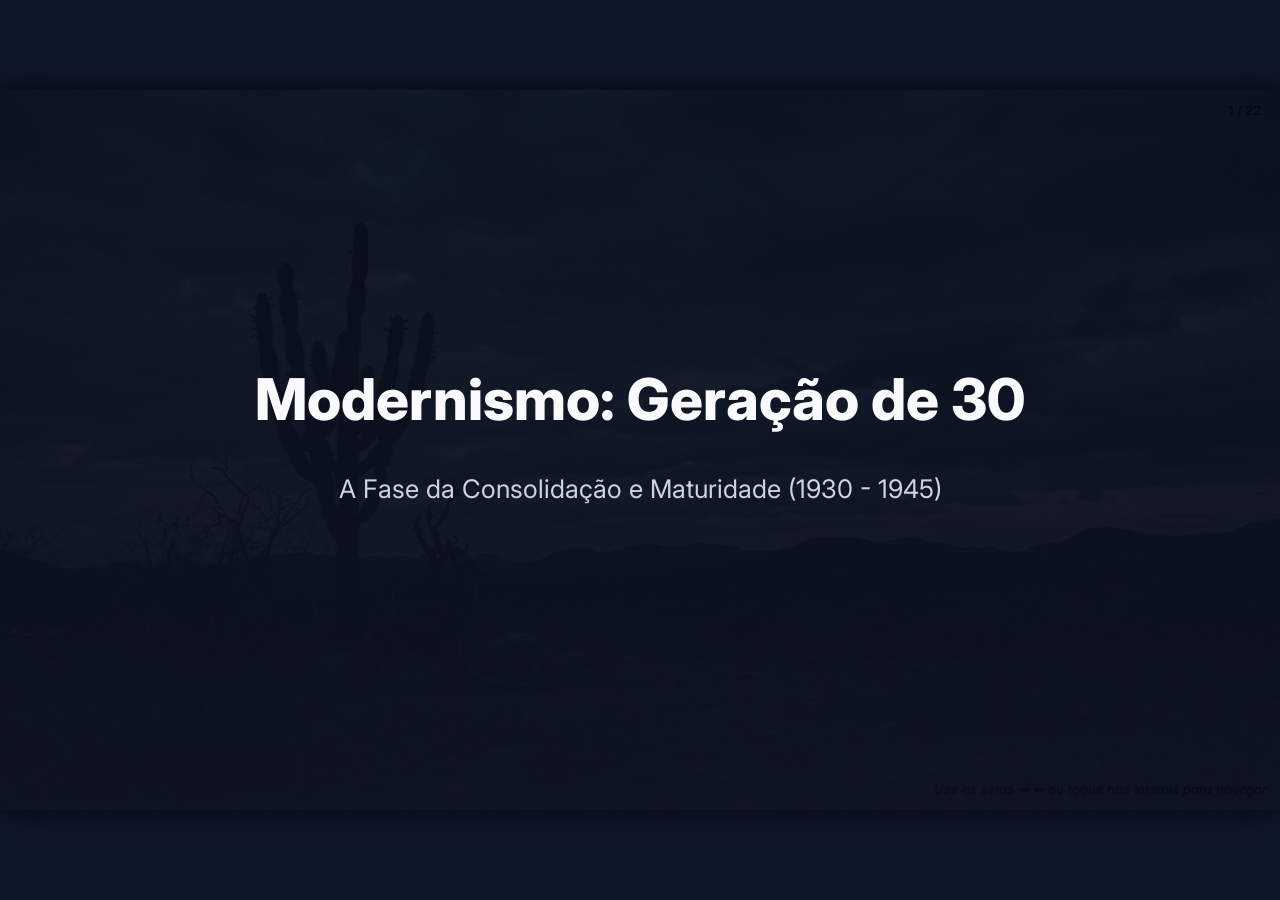
<file: slides/modernismo_30_premium.html>
<!DOCTYPE html>
<html lang="pt-BR">
<head>
    <meta charset="UTF-8">
    <meta name="viewport" content="width=device-width, initial-scale=1.0, maximum-scale=1.0, user-scalable=no">
    <title>Modernismo - Geração de 30 (Premium)</title>
    <link href="https://fonts.googleapis.com/css2?family=Inter:wght@400;600;800&display=swap" rel="stylesheet">
    <style>
        * { margin: 0; padding: 0; box-sizing: border-box; }
        body { font-family: 'Inter', sans-serif; background: #0f172a; color: #1e293b; display: flex; align-items: center; justify-content: center; height: 100vh; overflow: hidden; }
        
        .slide-container { width: 100vw; height: 100vh; max-width: 177.78vh; max-height: 56.25vw; position: relative; background: #ffffff; overflow: hidden; container-type: size; box-shadow: 0 0 30px rgba(0,0,0,0.8); }
        .slide { position: absolute; top: 0; left: 0; width: 100%; height: 100%; opacity: 0; transition: opacity 0.4s ease; display: none; }
        .slide.active { opacity: 1; display: flex; z-index: 10; }
        
        h1, h2, h3 { color: #0f172a; }
        h2 { font-size: 2.8cqw; margin-bottom: 2cqw; font-weight: 800; border-bottom: 0.3cqw solid #e2e8f0; padding-bottom: 0.5cqw; }
        p, li { font-size: 1.6cqw; line-height: 1.6; }
        ul { margin-left: 2cqw; margin-bottom: 1.5cqw; }
        li { margin-bottom: 1cqw; }

        .cover-slide { display: flex; flex-direction: column; align-items: center; justify-content: center; text-align: center; background: linear-gradient(135deg, #0f172a 0%, #1e293b 100%); color: white; padding: 5cqw; }
        .cover-slide h1 { font-size: 4.5cqw; font-weight: 800; color: #f8fafc; margin-bottom: 1cqw; border: none; }
        .cover-slide h2 { font-size: 2cqw; color: #cbd5e1; font-weight: 400; border: none; }
        
        .split-slide { display: flex; width: 100%; height: 100%; background: #f8fafc; flex-direction: row !important; }
        .split-text { flex: 1.2; padding: 4cqw 5cqw; display: flex; flex-direction: column; justify-content: center; }
        .split-image { flex: 0.8; background-size: cover; background-position: center; position: relative; }
        .split-image::after { content: ''; position: absolute; top: 0; left: 0; width: 100%; height: 100%; box-shadow: inset 4cqw 0 4cqw -2cqw rgba(248, 250, 252, 1); pointer-events: none; }
        .img-caption { position: absolute; bottom: 2cqw; right: 2cqw; background: rgba(0,0,0,0.7); color: white; padding: 0.5cqw 1cqw; font-size: 1cqw; border-radius: 0.3cqw; }

        .text-slide { display: flex; flex-direction: column; padding: 5cqw 8cqw; background: #fff; justify-content: center; }
        
        .question-slide { display: flex; flex-direction: column; padding: 4cqw 6cqw; background: #fff; justify-content: center; }
        .q-box { background: #f1f5f9; padding: 2cqw; border-radius: 0.5cqw; font-size: 1.6cqw; font-weight: 600; border-left: 0.8cqw solid #2563eb; margin-bottom: 1.5cqw; }
        .q-box { margin-bottom: 0.8cqw !important; font-size: 1.3cqw !important; line-height: 1.4; } .question-slide h2 { margin-bottom: 0.5cqw; font-size: 2.2cqw; }
        .options-list { list-style: none; padding: 0; }
        .options-list li { font-size: 1.25cqw; padding: 0.5cqw 1cqw; margin-bottom: 0.3cqw; border-radius: 0.3cqw; background: #fff; border: 2px solid #e2e8f0; display: flex; align-items: center; line-height: 1.3; }
        .options-list li strong { margin-right: 1cqw; color: #2563eb; }
        
        .slide.revealed .answer-correct { background: #dcfce7 !important; border-color: #22c55e !important; color: #166534; font-weight: 600; }
        .explanation-box { display: none; margin-top: 0.8cqw; padding: 0.8cqw; background: #fffbeb; border-left: 0.5cqw solid #f59e0b; font-size: 1.15cqw; color: #92400e; font-weight: 600; animation: fadeIn 0.5s ease; line-height: 1.3; }
        .slide.revealed .explanation-box { display: block; }
        
        @keyframes fadeIn { from { opacity: 0; transform: translateY(1cqw); } to { opacity: 1; transform: translateY(0); } }

        .keyboard-hint { position: absolute; bottom: 1cqw; right: 1cqw; font-size: 1cqw; color: rgba(0,0,0,0.4); z-index: 100; font-style: italic; pointer-events: none;}
        .slide-counter { position: absolute; top: 1cqw; right: 1.5cqw; font-size: 1cqw; color: rgba(0,0,0,0.5); z-index: 100; font-weight: bold; pointer-events: none;}

        .mobile-rotate-alert { display: none; position: fixed; top: 0; left: 0; width: 100%; height: 100%; background: #0f172a; color: white; z-index: 9999; flex-direction: column; align-items: center; justify-content: center; text-align: center; padding: 2rem; }
        .mobile-rotate-alert svg { width: 80px; height: 80px; fill: white; margin-bottom: 20px; animation: rotatePhone 2s infinite ease-in-out; }
        @keyframes rotatePhone { 0% { transform: rotate(0deg); } 50% { transform: rotate(-90deg); } 100% { transform: rotate(-90deg); } }
        @media screen and (max-width: 900px) and (orientation: portrait) { .mobile-rotate-alert { display: flex; } .slide-container { display: none; } }
        
        .question-slide .quote-box { margin-bottom: 0.5cqw !important; padding: 0.8cqw !important; } .question-slide .quote-text { font-size: 1.25cqw !important; line-height: 1.3 !important; }
        
        /* Utility styles */
        .quote-box { background: rgba(0,0,0,0.05); padding: 1.5cqw; border-left: 3px solid #f59e0b; border-radius: 8px; margin-bottom: 1.5cqw; }
        .quote-text { font-size: 1.5cqw; white-space: pre-line; line-height: 1.4; font-style: italic; }
        .author-note { margin-top: 1cqw; font-size: 1.2cqw; color: #475569; text-align: right; }
    
        .cover-30 {
            background-image: linear-gradient(rgba(10, 15, 30, 0.85), rgba(15, 20, 35, 0.95)), url("capa_modernismo_30.jpg");
            background-size: cover;
            background-position: center;
        }

    </style>
</head>
<body>
    <div class="mobile-rotate-alert">
        <svg viewBox="0 0 24 24"><path d="M16 1H8C6.34 1 5 2.34 5 4v16c0 1.66 1.34 3 3 3h8c1.66 0 3-1.34 3-3V4c0-1.66-1.34-3-3-3zm-2 20h-4v-1h4v1zm3.25-3H6.75V4h10.5v14z"/></svg>
        <h2>Vire o seu celular</h2>
        <p>Apresentações exigem o formato widescreen.<br>Coloque seu aparelho na horizontal para acompanhar a aula.</p>
    </div>

    <div class="slide-container" id="presentation">
        <div class="keyboard-hint">Use as setas ⬅ ➡ ou toque nas laterais para navegar</div>
        <div class="slide-counter" id="progress">1 / X</div>
        <div class="slide cover-slide active cover-30">
            <h1>Modernismo: Geração de 30</h1>
            <h2 style="margin-top: 2cqw;">A Fase da Consolidação e Maturidade (1930 - 1945)</h2>
        </div>
        <div class="slide split-slide">
            <div class="split-text">
                <h2>Revisão Rápida: O Papel de 22</h2>
                
                            <p><strong>A Fase Heroica e de Destruição (1922-1930):</strong></p>
                            <ul>
                                <li>O objetivo principal da Geração de 22 (Oswald e Mário de Andrade, Anita Malfatti) era <strong>destruir</strong> o academicismo (Parnasianismo) e o passadismo europeu.</li>
                                <li><strong>Estética do Choque:</strong> A Semana de Arte Moderna serviu para chocar a burguesia e instaurar a liberdade de criação, o verso livre e a valorização do popular.</li>
                                <li><strong>O Limite:</strong> Foi uma geração muito voltada para a "bagunça" estética e a busca de identidade (Manifesto Antropófago, Pau-Brasil). Faltava uma reflexão mais madura e engajada sobre a dura realidade do país.</li>
                            </ul>
                        
            </div>
            <div class="split-image" style="background-image: url('https://upload.wikimedia.org/wikipedia/pt/thumb/2/23/Semana-de-22-.jpeg/250px-Semana-de-22-.jpeg');">
                <div class="img-caption">Cartaz Semana de Arte Moderna</div>
            </div>
        </div>
        <div class="slide split-slide">
            <div class="split-text">
                <h2>A Transição (1929 - 1930)</h2>
                
                            <p><strong>O mundo desaba. O que mudou?</strong> A alegria debochada dos anos 20 dá lugar à tensão mundial e à reestruturação nacional.</p>
                            <ul>
                                <li><strong>A Crise de 1929:</strong> A quebra da Bolsa de Nova York destrói a economia baseada na exportação de café. A "Belle Époque" paulista e a República das Oligarquias entram em colapso.</li>
                                <li><strong>A Revolução de 1930:</strong> Getúlio Vargas chega ao poder, acabando com a República do Café com Leite. O Brasil começa a se modernizar industrialmente, e o Nordeste (antes esquecido) entra em profunda decadência econômica.</li>
                                <li><strong>A Consequência na Arte:</strong> O artista não tem mais espaço para brincadeiras. A literatura precisa olhar para a miséria, para a seca e para os problemas sociais urgentes.</li>
                            </ul>
                        
            </div>
            <div class="split-image" style="background-image: url('https://upload.wikimedia.org/wikipedia/commons/thumb/3/38/Alegoria_estados_revolucao_1930.jpg/250px-Alegoria_estados_revolucao_1930.jpg');">
                <div class="img-caption">Revolução de 1930 - Vargas</div>
            </div>
        </div>
        <div class="slide split-slide">
            <div class="split-text">
                <h2>O Mundo em Tensão (1930-1945)</h2>
                
                            <p>O contexto internacional dessa geração é um dos mais sombrios e ideológicos da história humana.</p>
                            <ul>
                                <li><strong>Os Totalitarismos:</strong> Ascensão do Nazismo (Hitler) e do Fascismo (Mussolini), além da consolidação do Stalinismo na URSS. O mundo se divide em ideologias extremas.</li>
                                <li><strong>Guerra Civil Espanhola (1936-1939):</strong> O ensaio geral da barbárie militar.</li>
                                <li><strong>Segunda Guerra Mundial (1939-1945):</strong> O holocausto, a bomba atômica e a total destruição humana obrigam os poetas a questionarem o próprio sentido da existência (o silêncio de Deus).</li>
                            </ul>
                        
            </div>
            <div class="split-image" style="background-image: url('https://static.todamateria.com.br/upload/gu/er/guernica-de-pablo-picasso-og.jpg?class=ogImageWide');">
                <div class="img-caption">Guernica de Picasso</div>
            </div>
        </div>
        <div class="slide text-slide">
            <h2>A Geração da Consolidação</h2>
            <ul style="margin-top: 2cqw; font-size: 1.6cqw; line-height: 2; display: flex; flex-direction: column; gap: 1cqw;">
                        <li><strong>O que é Consolidação?</strong> Eles não precisam mais provar que são modernos. O verso livre e a linguagem coloquial já são a norma. Agora, usam a forma moderna para produzir literatura séria.</li>
                        <li><strong>Engajamento Político e Social:</strong> A obra de arte vira um instrumento de denúncia. A fome, a desigualdade, o coronelismo e a luta de classes tornam-se protagonistas.</li>
                        <li><strong>Questionamento Existencial:</strong> Na poesia, há uma volta para dentro. O "Eu" diante de um mundo em ruínas.</li>
                        <li><strong>Regionalismo Universal:</strong> Eles falam dos problemas locais (ex: a Seca no Ceará), mas a dor abordada é universal (a fome dói igual em qualquer lugar do mundo).</li>
                    </ul>
        </div>
        <div class="slide cover-slide">
            <h1 style="color: #f59e0b;">A Grande Divisão</h1>
            <h2 style="margin-top: 2cqw;">A Prosa e a Poesia seguiram caminhos distintos</h2>
        </div>
        <div class="slide split-slide">
            <div class="split-text">
                <h2>O Romance Regionalista de 30</h2>
                
                            <p><strong>A Redescoberta do Brasil Profundo:</strong> Diferente do regionalismo romântico (que idealizava o interior de forma exótica), o regionalismo de 30 é <strong>neorrealista</strong>. Ele mostra o interior sujo, faminto e injusto.</p>
                            <ul>
                                <li><strong>O Nordeste no Centro:</strong> A maioria das grandes obras foca no ciclo da cana-de-açúcar em declínio, no cangaço, no misticismo fanático e, principalmente, na <strong>Seca</strong>.</li>
                                <li><strong>Determinismo:</strong> O ambiente hostil molda o homem, animalizando-o. (O homem seco na terra seca).</li>
                                <li><strong>Linguagem:</strong> Direta, seca, crua e incisiva.</li>
                            </ul>
                        
            </div>
            <div class="split-image" style="background-image: url('https://static.todamateria.com.br/upload/po/rt/portinari-cke.jpg');">
                <div class="img-caption">Os Retirantes - Portinari</div>
            </div>
        </div>
        <div class="slide split-slide">
            <div class="split-text">
                <h2>Graciliano Ramos: O Mestre da Secura</h2>
                
                            <p><strong>O Estilo (A Palavra Cortada):</strong> "Escrever é cortar palavras", dizia Graciliano. Seu estilo é avesso a sentimentalismos. A linguagem é enxuta, ríspida e cirúrgica, refletindo a dureza do mundo que descreve.</p>
                            <ul>
                                <li><strong>Profundidade Psicológica:</strong> Mais do que a paisagem externa, ele explora a aridez interna dos personagens. A degradação mental diante da pobreza ou do excesso de poder.</li>
                                <li><strong>Obras Principais:</strong> <em>Vidas Secas</em>, <em>São Bernardo</em> (a ganância que coisifica o homem) e <em>Angústia</em> (o fluxo de consciência de um homem em ruínas no ambiente urbano).</li>
                            </ul>
                        
            </div>
            <div class="split-image" style="background-image: url('https://static.portugues.com.br/2025/02/1-graciliano-ramos-com-um-cigarro-na-boca-segurando-uma-edicao-de-seu-livro-s-bernardo.jpg');">
                <div class="img-caption">Graciliano Ramos</div>
            </div>
        </div>
        <div class="slide split-slide">
            <div class="split-text">
                <h2>Raio-X Literário: Vidas Secas (1938)</h2>
                
                            <p><strong>A Obra-Prima do Regionalismo:</strong> O livro narra a fuga cíclica da família de Fabiano contra a seca e a miséria.</p>
                            <ul>
                                <li><strong>O Determinismo e a Animalização:</strong> Pressionado pelo meio e pelos coronéis, Fabiano vai perdendo as características humanas. Ele se comunica por grunhidos e se acha um "bicho", enquanto a cadela Baleia ganha traços humanos (antropomorfização).</li>
                                <li><strong>Falta de Comunicação:</strong> A incapacidade de usar as palavras aprisiona a família em sua classe social. Eles são vítimas de quem detém o poder da palavra (o patrão, o soldado amarelo).</li>
                                <li><strong>Estrutura:</strong> Capítulos autônomos que podem ser lidos fora de ordem, refletindo o ciclo interminável da seca.</li>
                            </ul>
                        
            </div>
            <div class="split-image" style="background-image: url('https://sto-blog.s3.amazonaws.com/images/2016/03/24/baleia-vidas-secas.jpg');">
                <div class="img-caption">Filme Vidas Secas</div>
            </div>
        </div>
        <div class="slide split-slide">
            <div class="split-text">
                <h2>Jorge Amado: A Voz da Bahia</h2>
                
                            <p><strong>Estilo: Sensualidade e Denúncia:</strong> Jorge Amado é o mais popular dos romancistas de 30. Ele traz o Nordeste colorido, misturando a profunda denúncia social (era filiado ao PCB) com o lirismo e a vivacidade do povo baiano.</p>
                            <ul>
                                <li><strong>A Cultura Popular:</strong> Inseriu o candomblé, a capoeira, o samba e o sincretismo religioso na alta literatura brasileira.</li>
                                <li><strong>Heróis Marginalizados:</strong> Seus protagonistas não são reis, mas malandros, prostitutas, marinheiros e meninos de rua. O "povo" é o herói que luta contra a burguesia e os coronéis do cacau.</li>
                            </ul>
                        
            </div>
            <div class="split-image" style="background-image: url('https://upload.wikimedia.org/wikipedia/commons/8/89/Jorge_Amado%2C_Headshot_2%2C_1988_%28cropped%29.png');">
                <div class="img-caption">Jorge Amado</div>
            </div>
        </div>
        <div class="slide split-slide">
            <div class="split-text">
                <h2>Raio-X Literário: Capitães da Areia (1937)</h2>
                
                            <p><strong>A Infância Roubada:</strong> O romance narra a dura vida de um bando de meninos de rua abandonados em Salvador, que vivem num trapiche (armazém abandonado) e sobrevivem de furtos.</p>
                            <ul>
                                <li><strong>Denúncia Social:</strong> O Estado só aparece para reprimir (polícia) ou castigar (reformatório). Os meninos só encontram afeto e solidariedade entre si.</li>
                                <li><strong>Personagens Icônicos:</strong> Pedro Bala (o líder que vira revolucionário), Volta Seca (que se junta ao cangaço), Sem-Pernas, Gato, e <strong>Dora</strong> (a única menina, mãe/esposa do bando, cuja morte é um dos momentos mais tristes da literatura).</li>
                                <li><strong>A Censura:</strong> O livro foi queimado em praça pública pela ditadura Vargas por seu teor socialista (o "Perigo Comunista").</li>
                            </ul>
                        
            </div>
            <div class="split-image" style="background-image: url('https://www.jornaldocomercio.com/_midias/jpg/2022/02/01/capitaes_da_areia_01_cre_dito_divulgacao_tv_brasil__1_-9532696.jpg');">
                <div class="img-caption">Filme Capitães da Areia</div>
            </div>
        </div>
        <div class="slide split-slide">
            <div class="split-text">
                <h2>Rachel de Queiroz: A Pioneira</h2>
                
                            <p><strong>O Ponto de Partida:</strong> Rachel publicou sua grande obra com apenas 20 anos, "inaugurando" oficialmente o romance regionalista de 30 e abrindo espaço para Graciliano e Jorge Amado.</p>
                            <ul>
                                <li><strong>O Olhar Cearense:</strong> Foca intensamente na tragédia da seca, mas com um toque de compaixão profunda que a difere da frieza cortante de Graciliano.</li>
                                <li><strong>O Papel da Mulher:</strong> Foi a primeira mulher a ingressar na Academia Brasileira de Letras. Suas protagonistas (como Conceição) são mulheres fortes, que fogem do estereótipo de donzela romântica, preferindo a independência, os livros e o trabalho.</li>
                            </ul>
                        
            </div>
            <div class="split-image" style="background-image: url('https://static.todamateria.com.br/upload/ra/ch/racheldequeiroz2.jpg');">
                <div class="img-caption">Rachel de Queiroz</div>
            </div>
        </div>
        <div class="slide split-slide">
            <div class="split-text">
                <h2>Raio-X Literário: O Quinze (1930)</h2>
                
                            <p><strong>A Seca de 1915:</strong> Baseado nas memórias da própria autora (que tinha 5 anos na época), narra a brutal seca que devastou o Ceará.</p>
                            <ul>
                                <li><strong>Os Campos de Concentração:</strong> A denúncia histórica chocante da obra: o governo criava os "Currais do Governo" (campos de concentração no Alagadiço) para impedir que os retirantes esqueléticos invadissem Fortaleza, deixando-os morrer de fome nas periferias.</li>
                                <li><strong>Duas Frentes:</strong> A obra acompanha a saga trágica do vaqueiro Chico Bento, caminhando a pé com a família, e a história paralela da professora Conceição e seu primo Vicente.</li>
                            </ul>
                        
            </div>
            <div class="split-image" style="background-image: url('https://m.media-amazon.com/images/I/61g43KcOIzL._AC_UF1000,1000_QL80_.jpg');">
                <div class="img-caption">Capa O Quinze</div>
            </div>
        </div>
        <div class="slide split-slide">
            <div class="split-text">
                <h2>Érico Veríssimo: O Épico do Sul</h2>
                
                            <p><strong>Nem só de Nordeste vive a Geração de 30.</strong> Érico Veríssimo é o grande nome do regionalismo gaúcho, mas sua obra ultrapassa as fronteiras do regional para contar a própria história de formação do Brasil Meridional.</p>
                            <ul>
                                <li><strong>Estilo de Romance Histórico:</strong> Mistura personagens fictícios memoráveis com eventos reais das revoluções e guerras gaúchas (Farroupilha, Guerra do Paraguai).</li>
                                <li><strong>Linguagem Fluida e Envolvente:</strong> É considerado um dos melhores contadores de histórias (narrativa épica e longa) da nossa literatura.</li>
                            </ul>
                        
            </div>
            <div class="split-image" style="background-image: url('https://upload.wikimedia.org/wikipedia/commons/2/25/Correio_da_Manh%C3%A3_AN_399.jpg');">
                <div class="img-caption">Érico Veríssimo</div>
            </div>
        </div>
        <div class="slide split-slide">
            <div class="split-text">
                <h2>Raio-X Literário: O Tempo e o Vento</h2>
                
                            <p><strong>A Grande Epopeia Brasileira:</strong> Trilogia monumental ("O Continente", "O Retrato", "O Arquipélago") que cobre mais de 200 anos da história do Rio Grande do Sul através da saga das famílias Terra e Cambará.</p>
                            <ul>
                                <li><strong>A Metáfora do Vento e do Sobrado:</strong> O tempo e o vento apagam os homens, mas a história continua. O Sobrado representa a resistência da família nas guerras e cercos.</li>
                                <li><strong>Ana Terra:</strong> O símbolo da resistência, do sofrimento calado e da força da mulher pioneira no pampa selvagem (fio condutor da herança genética da família).</li>
                                <li><strong>Capitão Rodrigo Cambará:</strong> O arquétipo do herói boêmio, valente e irresponsável. O gaúcho sedutor e guerreiro que moldou o imaginário da região.</li>
                            </ul>
                        
            </div>
            <div class="split-image" style="background-image: url('https://midias-publicas.enciclopedia.itaucultural.org.br/g9b941zieziz5xw8xn4k442xbw1b');">
                <div class="img-caption">O Tempo e o Vento</div>
            </div>
        </div>
        <div class="slide cover-slide">
            <h1 style="color: #f59e0b;">A Poesia de 30</h1>
            <h2 style="margin-top: 2cqw;">Introspecção, Universalismo e Neossimbolismo</h2>
        </div>
        <div class="slide split-slide">
            <div class="split-text">
                <h2>Carlos Drummond de Andrade (O Gauche)</h2>
                
                            <p><strong>O Maior Poeta do Século XX:</strong> Drummond não tentava embelezar o mundo. O eixo central de sua obra é a inadequação, o desencontro entre o homem (o poeta *Gauche* = torto, esquerdo) e o universo que o cerca.</p>
                            <ul>
                                <li><strong>Fase Irônica/Gaucherie (Alguma Poesia - 1930):</strong> É a herança direta da Semana de 22.</li>
                                <li>Poemas com versos livres, ironia cortante e linguagem coloquial, falando do cotidiano em Itabira e da inércia humana.</li>
                                <li><em>"No meio do caminho tinha uma pedra / tinha uma pedra no meio do caminho."</em> - A pedra simboliza o obstáculo incontornável da vida.</li>
                            </ul>
                        
            </div>
            <div class="split-image" style="background-image: url('https://upload.wikimedia.org/wikipedia/commons/1/17/Foto_Carlos_Drummond_de_Andrade_%28restaurada%29.png');">
                <div class="img-caption">Carlos Drummond de Andrade</div>
            </div>
        </div>
        <div class="slide split-slide">
            <div class="split-text">
                <h2>Carlos Drummond (Engajamento e Filosofia)</h2>
                
                            <p>À medida que o mundo escureceu (Segunda Guerra Mundial, Fascismo), Drummond precisou abandonar a ironia adolescente para lidar com o peso da existência.</p>
                            <ul>
                                <li><strong>Fase Social (A Rosa do Povo - 1945):</strong> O auge do engajamento político antifascista. Ele rompe com o isolamento (<em>"Não nos afastemos muito, vamos de mãos dadas"</em>) e exige solidariedade coletiva.</li>
                                <li><strong>Fase Filosófica (Claro Enigma - 1951):</strong> Pós-Guerra Fria. O desencanto com a humanidade. Drummond volta ao Classicismo (usa até sonetos) para refletir amargamente sobre a morte, o tempo, a máquina e a falta de esperança no homem.</li>
                            </ul>
                        
            </div>
            <div class="split-text" style="flex: 0.8; padding-left: 3cqw; border-left: 2px solid #cbd5e1;">
                <div class="quote-box" style="background: rgba(0,0,0,0.2); padding: 2cqw; border-left: 3px solid #f59e0b; border-radius: 8px;">
                    <p class="quote-text" style="font-size: 1.8cqw; white-space: pre-line; line-height: 1.5; font-style: italic;">"As leis não bastam. Os lírios não nascem / das leis. Meu nome é tumulto, e escreve-se / na pedra."</p>
                    <p class="author-note" style="margin-top: 1.5cqh; font-style: italic; color: #475569; font-size: 1.2cqw; text-align: right;">(A Rosa do Povo)</p>
                </div>
            </div>
        </div>
        <div class="slide split-slide">
            <div class="split-text">
                <h2>Cecília Meireles: O Neossimbolismo</h2>
                
                            <p><strong>A Poesia Etérea:</strong> Em meio a uma geração engajada, Cecília resgata a herança Simbolista (musicalidade, sugestão, sinestesia). Sua obra é intimista e extremamente lírica.</p>
                            <ul>
                                <li><strong>Temas Principais:</strong> A fugacidade do tempo, a efemeridade da vida, a solidão e a morte. Tudo flui (a metáfora constante da Água e do Vento).</li>
                                <li><em>"Eu canto porque o instante existe e a minha vida está completa. Não sou alegre nem sou triste: sou poeta."</em> (Motivo)</li>
                                <li><strong>Romanceiro da Inconfidência (1953):</strong> Sua grande obra épica, misturando o rigor da pesquisa histórica com uma estrutura de poesia ibérica (medida velha) para narrar o drama de Tiradentes e os Inconfidentes.</li>
                            </ul>
                        
            </div>
            <div class="split-image" style="background-image: url('https://s1.static.brasilescola.uol.com.br/be/conteudo/images/cecilia-meireles-58a306443af1f.jpg');">
                <div class="img-caption">Cecília Meireles</div>
            </div>
        </div>
        <div class="slide split-slide">
            <div class="split-text">
                <h2>Vinicius de Moraes: A Fase Mística</h2>
                
                            <p><strong>Muito além da Bossa Nova:</strong> Antes de se tornar o boêmio "poetinha" e escrever letras consagradas da MPB, o jovem Vinicius fez parte da Geração de 30 produzindo uma poesia densa e reflexiva (fase de <em>Caminho para a Distância</em>).</p>
                            <ul>
                                <li><strong>O Conflito Espiritual:</strong> O poeta vivia angustiado pela dualidade entre a Matéria (a tentação da carne, o pecado, a boemia) e o Espírito (a busca de Deus, a purificação, a culpa cristã).</li>
                                <li>Aos poucos, no final dos anos 30 e 40, a balança pendeu para a "Matéria" e ele passou a celebrar o amor sensual, as mulheres e o cotidiano (o clássico "Soneto de Fidelidade").</li>
                            </ul>
                        
            </div>
            <div class="split-image" style="background-image: url('https://upload.wikimedia.org/wikipedia/commons/1/19/Vinicius.jpg');">
                <div class="img-caption">Vinicius de Moraes</div>
            </div>
        </div>
        <div class="slide question-slide split-slide" style="align-items: center; flex-direction: row !important; padding: 2cqw 4cqw !important;">
            <div class="split-text" style="flex: 0.45; padding-right: 3cqw; height: 100%; display: flex; flex-direction: column; justify-content: center;">
                <h2 style="margin-bottom: 2cqw;">Questão 01 - ENEM</h2>
                <div class="quote-box" style="background: rgba(0,0,0,0.2); padding: 1.5cqw; border-left: 3px solid #f59e0b; border-radius: 8px;">
                    
                                <p class="quote-text" style="font-size: 2cqw; line-height: 1.6;">"(...) Fabiano, você é um homem, exclamou em voz alta.<br>
                                Reteve-se, notou que os meninos estavam perto, com certeza iam admirar-se ouvindo-o falar só. E, pensando bem, ele não era homem: era apenas um cabra ocupado em guardar coisas dos outros. Vermelho, queimado, tinha os olhos azuis, a barba e os cabelos ruivos; mas como vivia em terra alheia, cuidava de animais alheios, descobria-se, encolhia-se na presença dos brancos e julgava-se cabra."</p>
                                <p style="text-align: right; font-style: italic; font-size: 1.4cqw; margin-top: 2cqh;">(Graciliano Ramos, Vidas Secas)</p>
                            
                </div>
            </div>
            <div class="split-text" style="flex: 0.55; border-left: 2px solid #cbd5e1; padding-left: 3cqw; height: 100%; display: flex; flex-direction: column; justify-content: center;">
                <div class="q-box" style="margin-bottom: 1.5cqw; font-size: 1.4cqw;">O fragmento de <em>Vidas Secas</em> ilustra uma característica central da prosa de 30, que é:</div>
                <ul class="options-list">
                    
                                <li><strong>a)</strong> a idealização do trabalhador rural como herói nacional da caatinga.</li>
                                <li class="answer-correct"><strong>b)</strong> a animalização do homem nordestino e sua profunda degradação social e psicológica.</li>
                                <li><strong>c)</strong> a valorização da fala culta e parnasiana na descrição do cenário nordestino.</li>
                                <li><strong>d)</strong> o conformismo religioso diante da seca, tratado de forma mística.</li>
                                <li><strong>e)</strong> a visão romântica de que o trabalho dignifica o homem, independentemente da miséria.</li>
                            
                </ul>
                <div class="explanation-box">🎯 Gabarito: B: O trecho demonstra a alienação e a reificação (coisificação) de Fabiano. Ele tenta se convencer de que é um "homem" (cidadão de direitos, respeitado), mas a dura realidade da exploração (cuidar de coisas alheias, curvar-se aos "brancos") o faz se sentir inferiorizado, um animal ("cabra"). A prosa regionalista de 30 é neorrealista e não idealiza a pobreza; ela a denuncia cruamente através do determinismo do meio sobre a mente do indivíduo.</div>
            </div>
        </div>
        <div class="slide question-slide split-slide" style="align-items: center; flex-direction: row !important; padding: 2cqw 4cqw !important;">
            <div class="split-text" style="flex: 0.45; padding-right: 3cqw; height: 100%; display: flex; flex-direction: column; justify-content: center;">
                <h2 style="margin-bottom: 2cqw;">Questão 02 - FUVEST</h2>
                <div class="quote-box" style="background: rgba(0,0,0,0.2); padding: 1.5cqw; border-left: 3px solid #f59e0b; border-radius: 8px;">
                    
                                <p class="quote-text" style="font-size: 2.2cqw; line-height: 1.8; text-align: center;">"Não serei o poeta de um mundo caduco.<br>
                                Também não cantarei o mundo futuro.<br>
                                Estou preso à vida e olho meus companheiros.<br>
                                Estão taciturnos mas nutrem grandes esperanças.<br>
                                Entre eles, considero a enorme realidade.<br>
                                O presente é tão grande, não nos afastemos.<br>
                                Não nos afastemos muito, vamos de mãos dadas."</p>
                                <p style="text-align: right; font-style: italic; font-size: 1.4cqw; margin-top: 2cqh;">(Carlos Drummond de Andrade - Mãos Dadas)</p>
                            
                </div>
            </div>
            <div class="split-text" style="flex: 0.55; border-left: 2px solid #cbd5e1; padding-left: 3cqw; height: 100%; display: flex; flex-direction: column; justify-content: center;">
                <div class="q-box" style="margin-bottom: 1.5cqw; font-size: 1.4cqw;">Neste poema, Drummond rompe com a poesia puramente estética para abraçar uma postura que caracteriza a Geração de 30:</div>
                <ul class="options-list">
                    
                                <li><strong>a)</strong> o escapismo romântico e a fuga para realidades oníricas.</li>
                                <li class="answer-correct"><strong>b)</strong> o engajamento social e a solidariedade diante das crises do presente.</li>
                                <li><strong>c)</strong> o saudosismo, preferindo olhar para o passado como porto seguro.</li>
                                <li><strong>d)</strong> o individualismo exacerbado, focando apenas na sua dor particular.</li>
                                <li><strong>e)</strong> a busca pela perfeição formal típica dos poetas parnasianos.</li>
                            
                </ul>
                <div class="explanation-box">🎯 Gabarito: B: O poema "Mãos Dadas", pertencente ao livro *A Rosa do Povo* (1945), representa a fase social de Carlos Drummond de Andrade. A Geração de 30 foi marcada por tensões extremas (Segunda Guerra, Nazifascismo). Ao dizer "Estou preso à vida e olho meus companheiros" e "vamos de mãos dadas", o autor convoca a solidariedade humana e o engajamento coletivo para enfrentar as duras realidades do "presente", rejeitando fugas alienantes para o passado ou o futuro.</div>
            </div>
        </div>
    </div>

    <script>
        let current = 0;
        const slides = document.querySelectorAll('.slide');
        const counter = document.getElementById('progress');

        function update() {
            slides.forEach((s, i) => {
                if (i === current) {
                    s.classList.add('active');
                } else {
                    s.classList.remove('active');
                }
            });
            if(counter) counter.innerText = `${current + 1} / ${slides.length}`;
        }

        function goNext() {
            const s = slides[current];
            if (s.classList.contains('question-slide') && !s.classList.contains('revealed')) {
                s.classList.add('revealed');
                return;
            }
            if(current < slides.length - 1) {
                current++;
                update();
            }
        }
        
        function goPrev() {
            if(current > 0) {
                current--;
                update();
            }
        }

        document.addEventListener('keydown', (e) => {
            if (e.key === 'ArrowRight' || e.key === ' ') {
                goNext();
            } else if (e.key === 'ArrowLeft') {
                goPrev();
            }
        });
        
        document.addEventListener('click', (e) => {
            if (window.innerHeight > window.innerWidth && window.innerWidth < 900) return;
            const x = e.clientX;
            const halfScreen = window.innerWidth / 2;
            if (x > halfScreen) {
                goNext();
            } else {
                goPrev();
            }
        });
        
        update(); 
    </script>
</body>
</html>
</file>
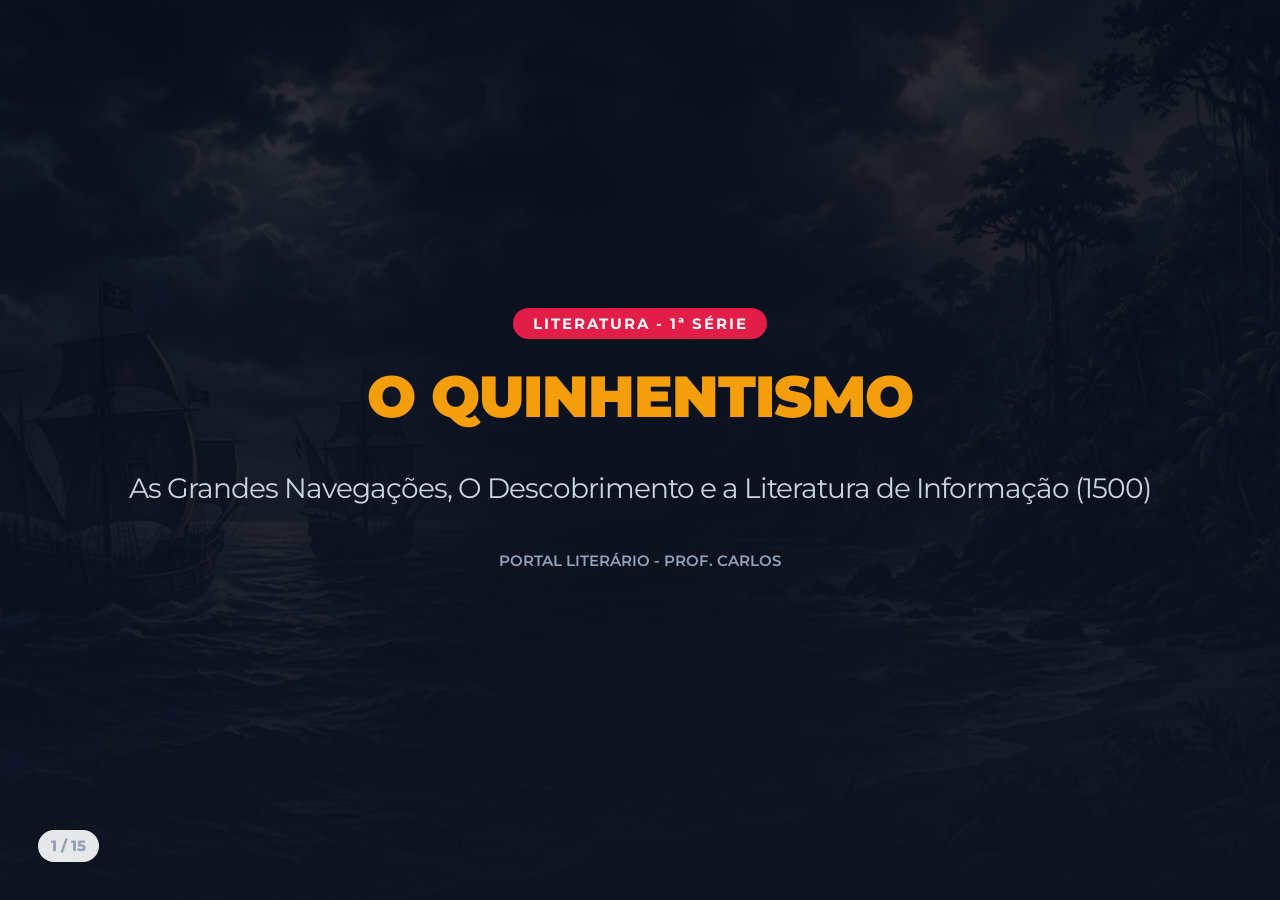
<file: slides/quinhentismo_completo.html>
<!DOCTYPE html>
<html lang="pt-BR">
<head>
    <meta charset="UTF-8">
    <meta name="viewport" content="width=device-width, initial-scale=1.0">
    <title>O Quinhentismo - Prof. Carlos</title>
    <link href="https://fonts.googleapis.com/css2?family=Montserrat:wght@400;600;800;900&family=Playfair+Display:ital,wght@0,700;1,700&display=swap" rel="stylesheet">
    <style>
        * { box-sizing: border-box; margin: 0; padding: 0; }
        body { font-family: 'Montserrat', sans-serif; background-color: #0f172a; color: #1e293b; overflow: hidden; width: 100vw; height: 100vh; position: relative; }
        
        .slide { 
            position: absolute; top: 0; left: 0; width: 100vw; height: 100vh; 
            opacity: 0; pointer-events: none; transition: opacity 0.4s ease; z-index: 1;
        }
        .slide.active { opacity: 1; pointer-events: auto; z-index: 10; }
        
        /* Tipografia Base */
        h1, h2, h3 { font-family: 'Montserrat', sans-serif; font-weight: 900; line-height: 1.1; letter-spacing: -1px; }
        h1 { font-size: 4cqw; color: #0f172a; margin-bottom: 2cqw; border-bottom: 0.5cqw solid #e11d48; display: inline-block; padding-bottom: 0.5cqw; }
        h2 { font-size: 2.5cqw; color: #e11d48; margin-bottom: 1.5cqw; }
        p { font-size: 1.4cqw; line-height: 1.6; margin-bottom: 1.5cqw; color: #334155; }
        ul { margin-left: 2cqw; margin-bottom: 1.5cqw; }
        li { font-size: 1.4cqw; line-height: 1.6; margin-bottom: 0.8cqw; color: #334155; }
        strong { color: #0f172a; }

        /* Layouts */
        .cover-slide { display: flex; flex-direction: column; align-items: center; justify-content: center; text-align: center; color: white; padding: 5cqw; background: #0f172a; }
        .cover-quinhentismo {
            background-image: linear-gradient(rgba(10, 15, 30, 0.85), rgba(15, 20, 35, 0.95)), url("capa_quinhentismo.jpg");
            background-size: cover;
            background-position: center;
        }
        .cover-slide h1 { font-size: 4.5cqw; font-weight: 900; color: #f8fafc; margin-bottom: 1cqw; border: none; text-transform: uppercase; }
        .cover-slide h2 { font-size: 2.2cqw; color: #cbd5e1; font-weight: 400; border: none; }
        .cover-slide .badge { background: #e11d48; color: white; padding: 0.5cqw 1.5cqw; border-radius: 99px; font-size: 1.2cqw; font-weight: 700; margin-bottom: 2cqw; letter-spacing: 2px; }
        
        .split-slide { display: flex; width: 100%; height: 100%; background: #f8fafc; flex-direction: row; }
        .split-text { flex: 1.2; padding: 4cqw 5cqw; display: flex; flex-direction: column; justify-content: center; }
        .split-image { flex: 0.8; background-size: cover; background-position: center; position: relative; }
        .split-image::after { content: ''; position: absolute; top: 0; left: 0; width: 100%; height: 100%; box-shadow: inset 4cqw 0 4cqw -2cqw rgba(248, 250, 252, 1); pointer-events: none; }
        .img-caption { position: absolute; bottom: 2cqw; right: 2cqw; background: rgba(0,0,0,0.7); color: white; padding: 0.5cqw 1cqw; font-size: 1cqw; border-radius: 0.3cqw; }

        .text-slide { display: flex; flex-direction: column; padding: 5cqw 8cqw; background: #fff; justify-content: center; }
        .question-slide { display: flex; flex-direction: row; padding: 2cqw 4cqw; background: #fff; justify-content: center; gap: 3cqw; align-items: center;}
        
        /* Citações e Caixas */
        .quote-box { background: #f1f5f9; border-left: 0.6cqw solid #3b82f6; padding: 2cqw; font-family: 'Playfair Display', serif; font-size: 1.6cqw; font-style: italic; color: #1e293b; margin: 1cqw 0; }
        .alert-box { background: #fff1f2; border: 0.2cqw solid #fda4af; padding: 1.5cqw 2cqw; border-radius: 1cqw; margin-bottom: 1.5cqw; }
        .alert-box h3 { font-size: 1.5cqw; color: #be123c; margin-bottom: 0.5cqw; display: flex; align-items: center; gap: 0.5cqw; }
        .alert-box p { font-size: 1.3cqw; margin-bottom: 0; color: #881337; }

        /* Questões */
        .question-text { flex: 1; padding: 2cqw; }
        .question-text h2 { font-size: 2cqw; color: #0f172a; margin-bottom: 1cqw; }
        .question-text p { font-size: 1.3cqw; line-height: 1.5; margin-bottom: 1cqw; }
        .options-container { flex: 1; display: flex; flex-direction: column; gap: 1cqw; }
        .option { background: #f8fafc; border: 0.2cqw solid #cbd5e1; padding: 1.2cqw 1.5cqw; border-radius: 0.8cqw; font-size: 1.2cqw; font-weight: 600; cursor: pointer; transition: all 0.2s ease; display: flex; align-items: center; gap: 1cqw; }
        
        /* Spoiler/Gabarito System */
        .revealed .option.correct { background: #dcfce7; border-color: #22c55e; color: #166534; box-shadow: 0 4px 12px rgba(34, 197, 94, 0.2); }
        .revealed .option.correct::after { content: '✓ Resposta Correta'; margin-left: auto; color: #166534; font-weight: 800; font-size: 1cqw; }
        .revealed .option:not(.correct) { opacity: 0.5; filter: grayscale(1); }
        .explanation-box { display: none; margin-top: 1.5cqw; background: #f0fdf4; border: 0.2cqw solid #86efac; padding: 1.5cqw; border-radius: 0.8cqw; }
        .explanation-box h4 { color: #166534; font-size: 1.3cqw; margin-bottom: 0.5cqw; }
        .explanation-box p { font-size: 1.1cqw; color: #15803d; margin-bottom: 0; }
        .revealed .explanation-box { display: block; animation: fadeIn 0.5s ease; }
        
        #progress { position: fixed; bottom: 3cqw; left: 3cqw; color: #94a3b8; font-weight: 800; font-size: 1.2cqw; z-index: 100; background: rgba(255,255,255,0.9); padding: 0.5cqw 1cqw; border-radius: 99px; box-shadow: 0 2px 5px rgba(0,0,0,0.1); }
    
        /* --- Alerta Mobile (Forçar Horizontal) --- */
        .mobile-rotate-alert {
            display: none; position: fixed; top: 0; left: 0; width: 100%; height: 100%;
            background: #0f172a; color: #fff; z-index: 99999;
            flex-direction: column; justify-content: center; align-items: center; text-align: center; padding: 5vw;
        }
        .mobile-rotate-alert svg { width: 15vw; height: 15vw; margin-bottom: 5vw; fill: #fff; animation: rotatePhone 2s ease-in-out infinite; }
        .mobile-rotate-alert h2 { font-size: 6vw; color: #fff; border-bottom: none; margin-bottom: 2vw;}
        .mobile-rotate-alert p { font-size: 4.5vw; color: #cbd5e1; line-height: 1.5;}
        
        @keyframes rotatePhone { 
            0% { transform: rotate(0deg); } 
            50% { transform: rotate(-90deg); } 
            100% { transform: rotate(-90deg); } 
        }
        
        /* Se a tela estiver em modo retrato (em celulares) */
        @media screen and (orientation: portrait) and (max-width: 900px) {
            .mobile-rotate-alert { display: flex; }
            .slide, #progress { display: none !important; }
        }

    </style>
</head>
<body>

    <!-- Alerta de Rotação (Apenas visível em modo Retrato no Celular) -->
    <div class="mobile-rotate-alert">
        <svg viewBox="0 0 24 24"><path d="M16 1H8C6.34 1 5 2.34 5 4v16c0 1.66 1.34 3 3 3h8c1.66 0 3-1.34 3-3V4c0-1.66-1.34-3-3-3zm-2 20h-4v-1h4v1zm3.25-3H6.75V4h10.5v14z"/></svg>
        <h2 style="padding-bottom: 0;">Vire o seu celular</h2>
        <p>Apresentações exigem o formato widescreen.<br>Coloque seu aparelho na horizontal para acompanhar a aula.</p>
    </div>


    <div id="progress">1 / X</div>

    <!-- SLIDE 1: CAPA -->
    <div class="slide cover-slide active cover-quinhentismo">
        <div class="badge">LITERATURA - 1ª SÉRIE</div>
        <h1 style="color: #f59e0b;">O Quinhentismo</h1>
        <h2 style="margin-top: 2cqw;">As Grandes Navegações, O Descobrimento e a Literatura de Informação (1500)</h2>
        <p style="color: #94a3b8; font-size: 1.2cqw; margin-top: 2cqw; font-weight: 600;">PORTAL LITERÁRIO - PROF. CARLOS</p>
    </div>

    <!-- SLIDE 2: CONTEXTO HISTÓRICO -->
    <div class="slide split-slide">
        <div class="split-text">
            <h2>A Era das Grandes Navegações</h2>
            <p><strong>O que foi?</strong> No final do século XV, a Europa vivia a transição do sistema feudal para o <strong>capitalismo mercantil</strong>. Havia uma necessidade urgente de buscar novas rotas comerciais para as Índias, fugindo do monopólio no Mar Mediterrâneo.</p>
            <ul>
                <li><strong>O Pioneirismo Português:</strong> Graças a uma burguesia forte e conhecimentos náuticos avançados, Portugal dominou os oceanos, buscando especiarias e metais preciosos.</li>
            </ul>
        </div>
        <div class="split-image" style="background-image: url('cabral.jpg');">
            <div class="img-caption">Chegada dos Portugueses ao Brasil</div>
        </div>
    </div>

    <!-- SLIDE 3: CABRAL (NOVO) -->
    <div class="slide split-slide">
        <div class="split-text">
            <h2>A Esquadra de Pedro Álvares Cabral</h2>
            <p>Em 1500, a esquadra liderada por Pedro Álvares Cabral desvia sua rota principal (que ia para as Índias) e chega oficialmente às terras brasileiras.</p>
            <p>Cabral trouxe consigo o primeiro "escritor" da literatura do Brasil: <strong>Pero Vaz de Caminha</strong>, o escrivão oficial da frota.</p>
            <p>O choque cultural entre o europeu cristão vestido e armado, e o indígena nu, pacífico e desconhecido, exigiu que Caminha produzisse um relatório detalhado para o Rei.</p>
        </div>
        <div class="split-image" style="background-image: url('cabral_rosto.jpg'); background-position: top center;">
            <div class="img-caption">Pedro Álvares Cabral</div>
        </div>
    </div>
    
    <!-- SLIDE 4: MAPA ISOLADO -->
    <div class="slide cover-slide" style="background-color: #f1f5f9; background-image: url('mapa.jpg'); background-size: contain; background-position: center; background-repeat: no-repeat;">
        <div style="position: absolute; bottom: 2cqw; right: 2cqw; background: rgba(0,0,0,0.8); color: white; padding: 1cqw 2cqw; border-radius: 0.5cqw; font-size: 1.5cqw; font-weight: bold;">
            O Mapa das Grandes Navegações
        </div>
    </div>

    <!-- SLIDE 4: O QUE É O QUINHENTISMO -->
    <div class="slide text-slide">
        <h1>Não é uma Escola Literária!</h1>
        <p>Um dos maiores "pegas" de vestibular é chamar o Quinhentismo de Escola Literária Brasileira. <strong>Isso é falso.</strong></p>
        <p>O Quinhentismo é considerado uma <strong>manifestação literária</strong> ou um período de transição. Os textos escritos nessa época no Brasil não possuíam uma estética literária autônoma, e não foram escritos por brasileiros.</p>
        
        <div class="alert-box">
            <h3>⚠️ O que isso significa na prática?</h3>
            <p>Eram <strong>portugueses</strong> escrevendo <strong>sobre</strong> o Brasil, para o público europeu. A literatura servia a propósitos práticos: informar o rei sobre as riquezas (político/econômico) ou catequizar os nativos (religioso).</p>
        </div>
        
        <p style="margin-top: 1cqw;">Por causa disso, dividimos o Quinhentismo em duas vertentes claras: a <strong>Literatura de Informação</strong> e a <strong>Literatura de Formação (Jesuítica)</strong>.</p>
    </div>

    <!-- SLIDE 5: DIVISOR LITERATURA INFORMAÇÃO -->
    <div class="slide cover-slide" style="background: linear-gradient(135deg, #0f172a 0%, #1e293b 100%);">
        <h1 style="color: #38bdf8; font-size: 4cqw;">1. Literatura de Informação</h1>
        <h2 style="margin-top: 2cqw;">Documental, Eurocêntrica e Pragmática</h2>
    </div>

    <!-- SLIDE 6: A CARTA DE CAMINHA -->
    <div class="slide split-slide">
        <div class="split-text" style="flex: 1.5;">
            <h2>A Carta de Achamento (Pero Vaz de Caminha)</h2>
            <p>A "certidão de nascimento" do Brasil. Caminha descreve a fauna, a flora e os nativos com um olhar deslumbrado, mas etnocêntrico e exploratório.</p>
            
            <div class="quote-box" style="border-left-color: #10b981; font-size: 1.3cqw;">
                "A feição deles é serem pardos, maneira de avermelhados, de bons rostos e bons narizes, bem-feitos. Andam nus, sem cobertura alguma."
            </div>
            <p style="font-size: 1.2cqw;"><strong>Eurocentrismo:</strong> A nudez é vista como inocência (ausência do pecado cristão), justificando a necessidade de catequização.</p>

            <div class="quote-box" style="border-left-color: #3b82f6; font-size: 1.3cqw;">
                "Águas são muitas; infinitas. (...) querendo-a aproveitar, dar-se-á nela tudo; por causa das águas que tem!"
            </div>
            <p style="font-size: 1.2cqw;"><strong>O Mito Agrícola:</strong> Daqui surgiu a famosa frase distorcida <em>"em se plantando, tudo dá"</em>. Caminha atestava a fertilidade econômica, mas o "melhor fruto", segundo ele, seria "salvar essa gente".</p>
        </div>
        <div class="split-image" style="background-image: url('caminha_rosto.jpg'); background-size: contain; background-repeat: no-repeat; background-color: #f8fafc; background-position: center;">
            <div class="img-caption" style="color: black; background: rgba(255,255,255,0.9); border: 1px solid #ccc;">Pero Vaz de Caminha</div>
        </div>
    </div>
    
    <!-- SLIDE 7: GÂNDAVO -->
    <div class="slide split-slide">
        <div class="split-text">
            <h2>Pero de Magalhães Gândavo</h2>
            <p>Escreveu o <em>Tratado da Terra do Brasil</em> (1570). Sua principal função era atuar como <strong>propaganda colonial</strong>: ele queria convencer portugueses empobrecidos a imigrarem para o Brasil, prometendo terras férteis e enriquecimento.</p>
            <p>Gândavo eternizou um dos trechos mais famosos – e preconceituosos – sobre a língua indígena (Tupi), caindo frequentemente em vestibulares:</p>
            
            <div class="quote-box" style="font-size: 1.4cqw;">
                "A língua deste gentio (...) carece de três letras, convém a saber, não se acha nela F, nem L, nem R, coisa digna de espanto, porque assim <strong>não têm Fé, nem Lei, nem Rei</strong>, e dessa maneira vivem desordenadamente."
            </div>
            <p>Isso reflete a miopia cultural europeia: julgar uma cultura nativa inteira baseando-se apenas na falta de instituições políticas ou religiosas europeias.</p>
        </div>
        <div class="split-image" style="background-image: url('gandavo.jpg'); background-position: top;">
            <div class="img-caption">Pero de Magalhães Gândavo</div>
        </div>
    </div>

    <!-- SLIDE 8: QUESTÃO 1 (INFORMAÇÃO) -->
    <div class="slide question-slide">
        <div class="question-text">
            <h2>Questão 01 - ENEM</h2>
            <p>"A feição deles é serem pardos, maneira de avermelhados... Andam nus, sem cobertura alguma. (...) o melhor fruto que nela se pode fazer me parece que será salvar esta gente." (Pero Vaz de Caminha)</p>
            <p>A Carta de Caminha permite entender o projeto colonizador. O trecho acima revela a intenção de:</p>
            
            <div class="explanation-box">
                <h4>✓ Comentário</h4>
                <p>O trecho mostra explicitamente o olhar cristão eurocêntrico que via os indígenas como "tábuas rasas" ou almas inocentes que precisavam ser catequizadas (salvas), justificando o domínio cultural.</p>
            </div>
        </div>
        <div class="options-container">
            <div class="option">A) Construir um império colonial focado apenas no comércio de especiarias asiáticas.</div>
            <div class="option correct">B) Justificar a conquista territorial através do discurso da evangelização e da conversão religiosa dos nativos.</div>
            <div class="option">C) Denunciar as atrocidades cometidas contra as nações indígenas durante as grandes navegações.</div>
            <div class="option">D) Promover o intercâmbio cultural igualitário entre as tradições europeias e tupis.</div>
        </div>
    </div>
    
    <!-- SLIDE 9: QUESTÃO 2 (INFORMAÇÃO) -->
    <div class="slide question-slide">
        <div class="question-text">
            <h2>Questão 02 - UNESP (Adaptada)</h2>
            <p>Leia o trecho de Magalhães Gândavo: "não se acha nela F, nem L, nem R... porque assim não têm Fé, nem Lei, nem Rei". A afirmação do cronista sobre os indígenas brasileiros demonstra:</p>
            
            <div class="explanation-box">
                <h4>✓ Comentário</h4>
                <p>Gândavo utiliza o fato de a língua indígena não ter as consoantes F, L e R para atestar, de forma etnocêntrica e preconceituosa, que eles eram incivilizados por não seguirem os moldes monárquicos, jurídicos e cristãos da Europa.</p>
            </div>
        </div>
        <div class="options-container">
            <div class="option correct">A) A visão etnocêntrica e de superioridade do europeu, que não compreendia a organização sociocultural das comunidades nativas.</div>
            <div class="option">B) Uma constatação científica neutra de um linguista da era renascentista.</div>
            <div class="option">C) A tolerância religiosa dos cronistas portugueses perante os costumes indígenas locais.</div>
            <div class="option">D) A valorização da liberdade indígena em oposição à tirania das monarquias absolutistas.</div>
        </div>
    </div>

    <!-- SLIDE 10: DIVISOR LITERATURA FORMAÇÃO -->
    <div class="slide cover-slide" style="background: linear-gradient(135deg, #0f172a 0%, #1e293b 100%);">
        <h1 style="color: #a855f7; font-size: 4cqw;">2. Literatura de Formação</h1>
        <h2 style="margin-top: 2cqw;">Os Jesuítas, a Catequese e o Teatro Pedagógico</h2>
    </div>

    <!-- SLIDE 11: OS JESUÍTAS -->
    <div class="slide split-slide">
        <div class="split-text">
            <h2>A Companhia de Jesus no Brasil</h2>
            <p>Os jesuítas chegaram ao Brasil em 1549 (junto com o primeiro Governador Geral, Tomé de Sousa), liderados pelo <strong>Padre Manuel da Nóbrega</strong>.</p>
            <p>A Igreja Católica vivia o período da Contrarreforma (após perder fiéis para o protestantismo na Europa), e viu nas Américas a oportunidade de conseguir novos devotos.</p>
            <ul>
                <li><strong>Objetivo:</strong> Catequizar os indígenas e moralizar os colonos portugueses (que estavam vivendo "soltos" na colônia).</li>
                <li><strong>Os Meios:</strong> Criação de aldeamentos (missões), fundação de colégios (como o de São Paulo de Piratininga) e o uso do teatro e da poesia.</li>
            </ul>
        </div>
        <div class="split-image" style="background-image: url('anchieta.jpg'); background-position: top;">
            <div class="img-caption">A Missão Jesuítica</div>
        </div>
    </div>

    <!-- SLIDE 12: JOSÉ DE ANCHIETA E O TEATRO -->
    <div class="slide text-slide">
        <h1 style="border-bottom-color: #a855f7;">Padre José de Anchieta: O "Apóstolo do Brasil"</h1>
        <p>Enquanto Nóbrega era o estrategista político, Anchieta foi a grande mente pedagógica e literária do Quinhentismo.</p>
        
        <div style="display: flex; gap: 2cqw; margin-top: 2cqw;">
            <div style="flex: 1; background: #faf5ff; padding: 2cqw; border-radius: 1cqw; border: 1px solid #d8b4fe;">
                <h3 style="color: #7e22ce; font-size: 1.5cqw; margin-bottom: 1cqw;">📖 A Gramática Tupi</h3>
                <p style="font-size: 1.2cqw;">Ele percebeu que para converter o índio, precisava falar a língua dele. Escreveu a <em>Arte de Gramática da Língua mais Usada na Costa do Brasil</em>, sendo o primeiro a estruturar o idioma nativo.</p>
            </div>
            <div style="flex: 1; background: #f0fdf4; padding: 2cqw; border-radius: 1cqw; border: 1px solid #86efac;">
                <h3 style="color: #15803d; font-size: 1.5cqw; margin-bottom: 1cqw;">🎭 O Teatro de Catequese</h3>
                <p style="font-size: 1.2cqw;">Sua principal obra é o <strong>Auto de São Lourenço</strong>. Anchieta misturava santos católicos com deuses e pajés indígenas (que viravam demônios na peça). Usava 3 línguas (Português, Espanhol, Tupi) para que todos na plateia entendessem o confronto entre o "Bem Cristão" e o "Mal Selvagem".</p>
            </div>
        </div>
        
        <div class="alert-box" style="margin-top: 2cqw; background: #fffbeb; border-color: #fcd34d;">
            <h3 style="color: #d97706;">🚨 Alerta de Pegadinha! (Vieira vs Anchieta)</h3>
            <p style="color: #b45309;">O <strong>Padre Antônio Vieira</strong>, grande defensor dos índios e mestre dos sermões, NÃO é do Quinhentismo. Ele faz parte do <strong>Barroco</strong> (Séc. XVII). Falou de Quinhentismo Jesuíta? O nome é Anchieta ou Nóbrega!</p>
        </div>
    </div>

    <!-- SLIDE 13: QUESTÃO 3 (FORMAÇÃO) -->
    <div class="slide question-slide">
        <div class="question-text">
            <h2>Questão 03 - FUVEST</h2>
            <p>A produção teatral de Padre José de Anchieta, no século XVI, teve fundamental importância na colonização brasileira porque:</p>
            
            <div class="explanation-box">
                <h4>✓ Comentário</h4>
                <p>O teatro (os "autos") de Anchieta era um forte instrumento pedagógico. Ele mesclava a doutrina católica com elementos culturais indígenas (num processo de sincretismo aparente) para facilitar a evangelização e o controle social.</p>
            </div>
        </div>
        <div class="options-container">
            <div class="option">A) Exaltava as lendas nativas de forma pura, promovendo a superioridade da religião tupi-guarani.</div>
            <div class="option">B) Criticava abertamente as ações da Inquisição através de sátiras políticas complexas.</div>
            <div class="option correct">C) Utilizava recursos cênicos e o idioma nativo como ferramenta pedagógica para catequizar e aculturar o indígena.</div>
            <div class="option">D) Foi a primeira manifestação literária a reivindicar a independência política do Brasil.</div>
        </div>
    </div>

    <!-- SLIDE 14: QUESTÃO 4 (SÍNTESE QUINHENTISMO) -->
    <div class="slide question-slide">
        <div class="question-text">
            <h2>Questão 04 - UEL</h2>
            <p>Assinale a alternativa que descreve corretamente o Quinhentismo no Brasil.</p>
            
            <div class="explanation-box">
                <h4>✓ Comentário</h4>
                <p>Perfeito! O Quinhentismo é essa dupla engrenagem: a literatura de informação (material/mercantil/exploratória) dos viajantes, e a literatura de formação (espiritual/catequética) dos jesuítas.</p>
            </div>
        </div>
        <div class="options-container">
            <div class="option">A) É um movimento literário estritamente brasileiro, com obras de autores nascidos na colônia que já demonstravam sentimento nacionalista.</div>
            <div class="option correct">B) Compreende a produção literária vinculada aos interesses mercantis de expansão de Portugal (literatura de informação) e à intenção catequética dos jesuítas (literatura de formação).</div>
            <div class="option">C) É a fase em que o Padre Antônio Vieira escreve seus sermões inflamados para combater as invasões holandesas.</div>
            <div class="option">D) Consiste unicamente nos relatos de viagem com profundo respeito pelas culturas locais, evitando impor dogmas europeus.</div>
        </div>
    </div>

    <script>
        let current = 0;
        const slides = document.querySelectorAll('.slide');
        const counter = document.getElementById('progress');

        function update() {
            slides.forEach((s, i) => {
                if (i === current) {
                    s.classList.add('active');
                } else {
                    s.classList.remove('active');
                }
            });
            if(counter) counter.innerText = `${current + 1} / ${slides.length}`;
        }

        function goNext() {
            const s = slides[current];
            if (s.classList.contains('question-slide') && !s.classList.contains('revealed')) {
                s.classList.add('revealed');
                return;
            }
            if(current < slides.length - 1) {
                current++;
                update();
            }
        }
        
        function goPrev() {
            if(current > 0) {
                current--;
                update();
            }
        }

        document.addEventListener('keydown', (e) => {
            if (e.key === 'ArrowRight' || e.key === ' ') {
                goNext();
            } else if (e.key === 'ArrowLeft') {
                goPrev();
            }
        });
        
        document.addEventListener('click', (e) => {
            if (window.innerHeight > window.innerWidth && window.innerWidth < 900) return;
            const x = e.clientX;
            const halfScreen = window.innerWidth / 2;
            if (x > halfScreen) {
                goNext();
            } else {
                goPrev();
            }
        });
        
        update();
    </script>
</body>
</html>
</file>
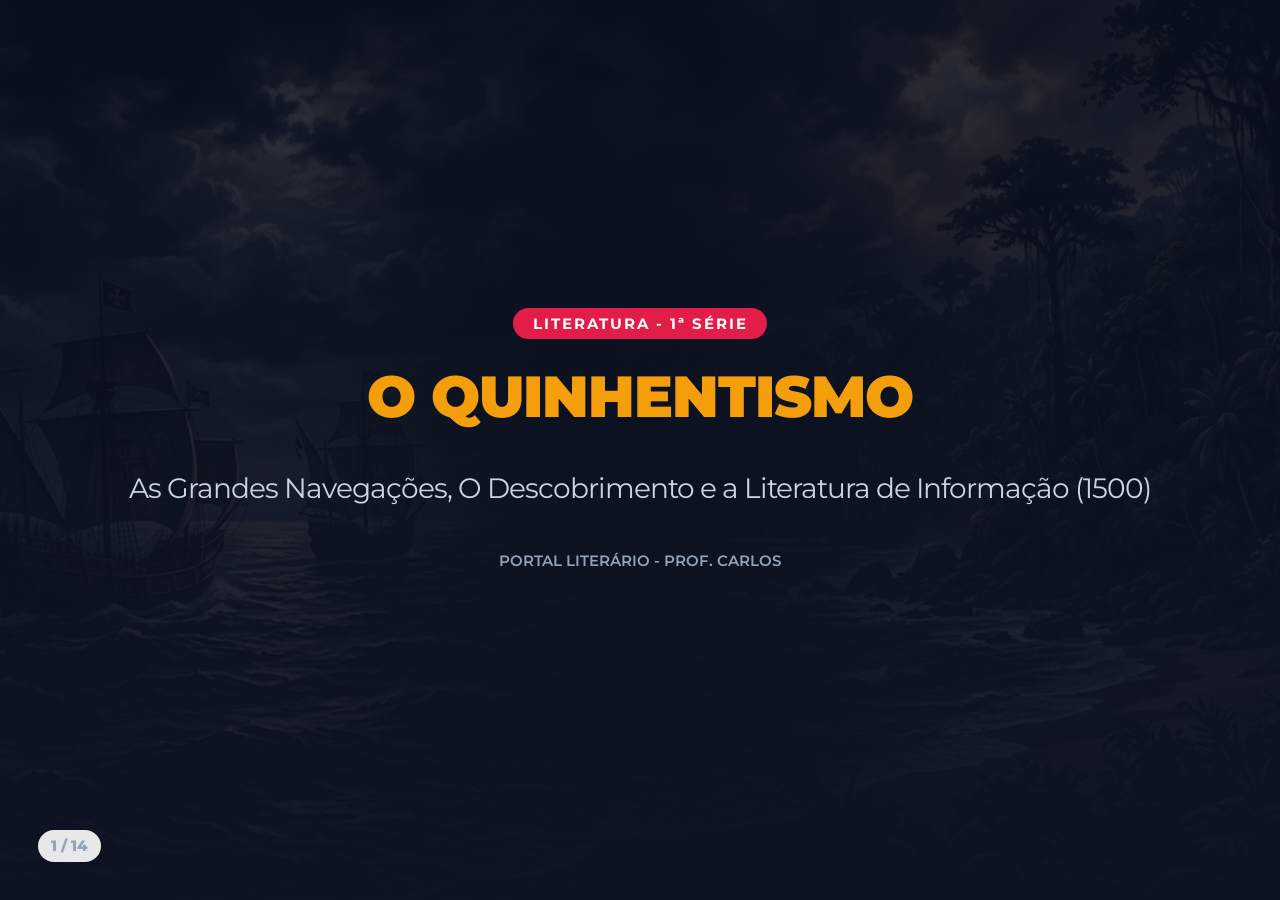
<file: slides/quinhentismo_premium.html>
<!DOCTYPE html>
<html lang="pt-BR">
<head>
    <meta charset="UTF-8">
    <meta name="viewport" content="width=device-width, initial-scale=1.0">
    <title>O Quinhentismo - Prof. Carlos</title>
    <link href="https://fonts.googleapis.com/css2?family=Montserrat:wght@400;600;800;900&family=Playfair+Display:ital,wght@0,700;1,700&display=swap" rel="stylesheet">
    <style>
        * { box-sizing: border-box; margin: 0; padding: 0; }
        body { font-family: 'Montserrat', sans-serif; background-color: #0f172a; color: #1e293b; overflow: hidden; width: 100vw; height: 100vh; position: relative; }
        
        .slide { 
            position: absolute; top: 0; left: 0; width: 100vw; height: 100vh; 
            opacity: 0; pointer-events: none; transition: opacity 0.4s ease; z-index: 1;
        }
        .slide.active { opacity: 1; pointer-events: auto; z-index: 10; }
        
        /* Tipografia Base */
        h1, h2, h3 { font-family: 'Montserrat', sans-serif; font-weight: 900; line-height: 1.1; letter-spacing: -1px; }
        h1 { font-size: 4cqw; color: #0f172a; margin-bottom: 2cqw; border-bottom: 0.5cqw solid #e11d48; display: inline-block; padding-bottom: 0.5cqw; }
        h2 { font-size: 2.5cqw; color: #e11d48; margin-bottom: 1.5cqw; }
        p { font-size: 1.4cqw; line-height: 1.6; margin-bottom: 1.5cqw; color: #334155; }
        ul { margin-left: 2cqw; margin-bottom: 1.5cqw; }
        li { font-size: 1.4cqw; line-height: 1.6; margin-bottom: 0.8cqw; color: #334155; }
        strong { color: #0f172a; }

        /* Layouts */
        .cover-slide { display: flex; flex-direction: column; align-items: center; justify-content: center; text-align: center; color: white; padding: 5cqw; background: #0f172a; }
        .cover-quinhentismo {
            background-image: linear-gradient(rgba(10, 15, 30, 0.85), rgba(15, 20, 35, 0.95)), url("capa_quinhentismo.jpg");
            background-size: cover;
            background-position: center;
        }
        .cover-slide h1 { font-size: 4.5cqw; font-weight: 900; color: #f8fafc; margin-bottom: 1cqw; border: none; text-transform: uppercase; }
        .cover-slide h2 { font-size: 2.2cqw; color: #cbd5e1; font-weight: 400; border: none; }
        .cover-slide .badge { background: #e11d48; color: white; padding: 0.5cqw 1.5cqw; border-radius: 99px; font-size: 1.2cqw; font-weight: 700; margin-bottom: 2cqw; letter-spacing: 2px; }
        
        .split-slide { display: flex; width: 100%; height: 100%; background: #f8fafc; flex-direction: row; }
        .split-text { flex: 1.2; padding: 4cqw 5cqw; display: flex; flex-direction: column; justify-content: center; }
        .split-image { flex: 0.8; background-size: cover; background-position: center; position: relative; }
        .split-image::after { content: ''; position: absolute; top: 0; left: 0; width: 100%; height: 100%; box-shadow: inset 4cqw 0 4cqw -2cqw rgba(248, 250, 252, 1); pointer-events: none; }
        .img-caption { position: absolute; bottom: 2cqw; right: 2cqw; background: rgba(0,0,0,0.7); color: white; padding: 0.5cqw 1cqw; font-size: 1cqw; border-radius: 0.3cqw; }

        .text-slide { display: flex; flex-direction: column; padding: 5cqw 8cqw; background: #fff; justify-content: center; }
        .question-slide { display: flex; flex-direction: row; padding: 2cqw 4cqw; background: #fff; justify-content: center; gap: 3cqw; align-items: center;}
        
        /* Citações e Caixas */
        .quote-box { background: #f1f5f9; border-left: 0.6cqw solid #3b82f6; padding: 2cqw; font-family: 'Playfair Display', serif; font-size: 1.6cqw; font-style: italic; color: #1e293b; margin: 1cqw 0; }
        .alert-box { background: #fff1f2; border: 0.2cqw solid #fda4af; padding: 1.5cqw 2cqw; border-radius: 1cqw; margin-bottom: 1.5cqw; }
        .alert-box h3 { font-size: 1.5cqw; color: #be123c; margin-bottom: 0.5cqw; display: flex; align-items: center; gap: 0.5cqw; }
        .alert-box p { font-size: 1.3cqw; margin-bottom: 0; color: #881337; }

        /* Questões */
        .question-text { flex: 1; padding: 2cqw; }
        .question-text h2 { font-size: 2cqw; color: #0f172a; margin-bottom: 1cqw; }
        .question-text p { font-size: 1.3cqw; line-height: 1.5; margin-bottom: 1cqw; }
        .options-container { flex: 1; display: flex; flex-direction: column; gap: 1cqw; }
        .option { background: #f8fafc; border: 0.2cqw solid #cbd5e1; padding: 1.2cqw 1.5cqw; border-radius: 0.8cqw; font-size: 1.2cqw; font-weight: 600; cursor: pointer; transition: all 0.2s ease; display: flex; align-items: center; gap: 1cqw; }
        
        /* Spoiler/Gabarito System */
        .revealed .option.correct { background: #dcfce7; border-color: #22c55e; color: #166534; box-shadow: 0 4px 12px rgba(34, 197, 94, 0.2); }
        .revealed .option.correct::after { content: '✓ Resposta Correta'; margin-left: auto; color: #166534; font-weight: 800; font-size: 1cqw; }
        .revealed .option:not(.correct) { opacity: 0.5; filter: grayscale(1); }
        .explanation-box { display: none; margin-top: 1.5cqw; background: #f0fdf4; border: 0.2cqw solid #86efac; padding: 1.5cqw; border-radius: 0.8cqw; }
        .explanation-box h4 { color: #166534; font-size: 1.3cqw; margin-bottom: 0.5cqw; }
        .explanation-box p { font-size: 1.1cqw; color: #15803d; margin-bottom: 0; }
        .revealed .explanation-box { display: block; animation: fadeIn 0.5s ease; }
        
        #progress { position: fixed; bottom: 3cqw; left: 3cqw; color: #94a3b8; font-weight: 800; font-size: 1.2cqw; z-index: 100; background: rgba(255,255,255,0.9); padding: 0.5cqw 1cqw; border-radius: 99px; box-shadow: 0 2px 5px rgba(0,0,0,0.1); }
    </style>
</head>
<body>

    <div id="progress">1 / X</div>

    <!-- SLIDE 1: CAPA -->
    <div class="slide cover-slide active cover-quinhentismo">
        <div class="badge">LITERATURA - 1ª SÉRIE</div>
        <h1 style="color: #f59e0b;">O Quinhentismo</h1>
        <h2 style="margin-top: 2cqw;">As Grandes Navegações, O Descobrimento e a Literatura de Informação (1500)</h2>
        <p style="color: #94a3b8; font-size: 1.2cqw; margin-top: 2cqw; font-weight: 600;">PORTAL LITERÁRIO - PROF. CARLOS</p>
    </div>

    <!-- SLIDE 2: CONTEXTO HISTÓRICO -->
    <div class="slide split-slide">
        <div class="split-text">
            <h2>A Era das Grandes Navegações</h2>
            <p><strong>O que foi?</strong> No final do século XV, a Europa vivia a transição do sistema feudal para o <strong>capitalismo mercantil</strong>. Havia uma necessidade urgente de buscar novas rotas comerciais para as Índias, fugindo do monopólio no Mar Mediterrâneo.</p>
            <ul>
                <li><strong>O Pioneirismo Português:</strong> Graças a uma burguesia forte e conhecimentos náuticos avançados, Portugal dominou os oceanos, buscando especiarias e metais preciosos.</li>
                <li><strong>O "Achamento" do Brasil:</strong> Em 1500, a esquadra de Pedro Álvares Cabral desvia sua rota e chega às terras brasileiras. O choque cultural entre o europeu cristão e o indígena nu gerou a urgência de relatar a nova terra.</li>
            </ul>
        </div>
        <div class="split-image" style="background-image: url('cabral.jpg');">
            <div class="img-caption">Chegada dos Portugueses ao Brasil (Ilustração Histórica)</div>
        </div>
    </div>
    
    <!-- SLIDE 3: O MAPA DAS NAVEGAÇÕES -->
    <div class="slide split-slide">
        <div class="split-text">
            <h2>As Rotas Marítimas</h2>
            <p>O mapa ao lado ilustra a ousadia das viagens ibéricas. Observe a rota em vermelho de <strong>Pedro Álvares Cabral (1500)</strong>.</p>
            <p>A esquadra de Cabral não veio sozinha: a bordo estava <strong>Pero Vaz de Caminha</strong>, escrivão da frota. Ele foi responsável por redigir o documento oficial comunicando ao Rei D. Manuel I o descobrimento da nova terra.</p>
            <p>Nascia ali o primeiro "escritor" da história documentada do Brasil, dando início ao período que chamamos de <strong>Quinhentismo</strong>.</p>
        </div>
        <div class="split-image" style="background-image: url('https://i.pinimg.com/736x/1a/dd/6c/1add6c278a6d75e732cf2973e132c7d8.jpg'); background-size: contain; background-repeat: no-repeat; background-color: #f1f5f9;">
            <div class="img-caption" style="color: black; background: rgba(255,255,255,0.8);">Rotas de Vasco da Gama, Colombo e Cabral</div>
        </div>
    </div>

    <!-- SLIDE 4: O QUE É O QUINHENTISMO -->
    <div class="slide text-slide">
        <h1>Não é uma Escola Literária!</h1>
        <p>Um dos maiores "pegas" de vestibular é chamar o Quinhentismo de Escola Literária Brasileira. <strong>Isso é falso.</strong></p>
        <p>O Quinhentismo é considerado uma <strong>manifestação literária</strong> ou um período de transição. Os textos escritos nessa época no Brasil não possuíam uma estética literária autônoma, e não foram escritos por brasileiros.</p>
        
        <div class="alert-box">
            <h3>⚠️ O que isso significa na prática?</h3>
            <p>Eram <strong>portugueses</strong> escrevendo <strong>sobre</strong> o Brasil, para o público europeu. A literatura servia a propósitos práticos: informar o rei sobre as riquezas (político/econômico) ou catequizar os nativos (religioso).</p>
        </div>
        
        <p style="margin-top: 1cqw;">Por causa disso, dividimos o Quinhentismo em duas vertentes claras: a <strong>Literatura de Informação</strong> e a <strong>Literatura de Formação (Jesuítica)</strong>.</p>
    </div>

    <!-- SLIDE 5: DIVISOR LITERATURA INFORMAÇÃO -->
    <div class="slide cover-slide" style="background: linear-gradient(135deg, #0f172a 0%, #1e293b 100%);">
        <h1 style="color: #38bdf8; font-size: 4cqw;">1. Literatura de Informação</h1>
        <h2 style="margin-top: 2cqw;">Documental, Eurocêntrica e Pragmática</h2>
    </div>

    <!-- SLIDE 6: A CARTA DE CAMINHA -->
    <div class="slide split-slide">
        <div class="split-text" style="flex: 1.5;">
            <h2>A Carta de Achamento (Pero Vaz de Caminha)</h2>
            <p>A "certidão de nascimento" do Brasil. Caminha descreve a fauna, a flora e os nativos com um olhar deslumbrado, mas etnocêntrico e exploratório.</p>
            
            <div class="quote-box" style="border-left-color: #10b981; font-size: 1.3cqw;">
                "A feição deles é serem pardos, maneira de avermelhados, de bons rostos e bons narizes, bem-feitos. Andam nus, sem cobertura alguma."
            </div>
            <p style="font-size: 1.2cqw;"><strong>Eurocentrismo:</strong> A nudez é vista como inocência (ausência do pecado cristão), justificando a necessidade de catequização.</p>

            <div class="quote-box" style="border-left-color: #3b82f6; font-size: 1.3cqw;">
                "Águas são muitas; infinitas. (...) querendo-a aproveitar, dar-se-á nela tudo; por causa das águas que tem!"
            </div>
            <p style="font-size: 1.2cqw;"><strong>O Mito Agrícola:</strong> Daqui surgiu a famosa frase distorcida <em>"em se plantando, tudo dá"</em>. Caminha atestava a fertilidade econômica, mas o "melhor fruto", segundo ele, seria "salvar essa gente".</p>
        </div>
        <div class="split-image" style="background-image: url('caminha.jpg');">
            <div class="img-caption">Manuscrito (Representação)</div>
        </div>
    </div>
    
    <!-- SLIDE 7: GÂNDAVO -->
    <div class="slide split-slide">
        <div class="split-text">
            <h2>Pero de Magalhães Gândavo</h2>
            <p>Escreveu o <em>Tratado da Terra do Brasil</em> (1570). Sua principal função era atuar como <strong>propaganda colonial</strong>: ele queria convencer portugueses empobrecidos a imigrarem para o Brasil, prometendo terras férteis e enriquecimento.</p>
            <p>Gândavo eternizou um dos trechos mais famosos – e preconceituosos – sobre a língua indígena (Tupi), caindo frequentemente em vestibulares:</p>
            
            <div class="quote-box" style="font-size: 1.4cqw;">
                "A língua deste gentio (...) carece de três letras, convém a saber, não se acha nela F, nem L, nem R, coisa digna de espanto, porque assim <strong>não têm Fé, nem Lei, nem Rei</strong>, e dessa maneira vivem desordenadamente."
            </div>
            <p>Isso reflete a miopia cultural europeia: julgar uma cultura nativa inteira baseando-se apenas na falta de instituições políticas ou religiosas europeias.</p>
        </div>
        <div class="split-image" style="background-image: url('https://upload.wikimedia.org/wikipedia/commons/thumb/c/cf/Pau_Brasil_-_Marc_Ferrez.jpg/800px-Pau_Brasil_-_Marc_Ferrez.jpg');">
            <div class="img-caption">A extração do Pau-Brasil</div>
        </div>
    </div>

    <!-- SLIDE 8: QUESTÃO 1 (INFORMAÇÃO) -->
    <div class="slide question-slide">
        <div class="question-text">
            <h2>Questão 01 - ENEM</h2>
            <p>"A feição deles é serem pardos, maneira de avermelhados... Andam nus, sem cobertura alguma. (...) o melhor fruto que nela se pode fazer me parece que será salvar esta gente." (Pero Vaz de Caminha)</p>
            <p>A Carta de Caminha permite entender o projeto colonizador. O trecho acima revela a intenção de:</p>
            
            <div class="explanation-box">
                <h4>✓ Comentário</h4>
                <p>O trecho mostra explicitamente o olhar cristão eurocêntrico que via os indígenas como "tábuas rasas" ou almas inocentes que precisavam ser catequizadas (salvas), justificando o domínio cultural.</p>
            </div>
        </div>
        <div class="options-container">
            <div class="option">A) Construir um império colonial focado apenas no comércio de especiarias asiáticas.</div>
            <div class="option correct">B) Justificar a conquista territorial através do discurso da evangelização e da conversão religiosa dos nativos.</div>
            <div class="option">C) Denunciar as atrocidades cometidas contra as nações indígenas durante as grandes navegações.</div>
            <div class="option">D) Promover o intercâmbio cultural igualitário entre as tradições europeias e tupis.</div>
        </div>
    </div>
    
    <!-- SLIDE 9: QUESTÃO 2 (INFORMAÇÃO) -->
    <div class="slide question-slide">
        <div class="question-text">
            <h2>Questão 02 - UNESP (Adaptada)</h2>
            <p>Leia o trecho de Magalhães Gândavo: "não se acha nela F, nem L, nem R... porque assim não têm Fé, nem Lei, nem Rei". A afirmação do cronista sobre os indígenas brasileiros demonstra:</p>
            
            <div class="explanation-box">
                <h4>✓ Comentário</h4>
                <p>Gândavo utiliza o fato de a língua indígena não ter as consoantes F, L e R para atestar, de forma etnocêntrica e preconceituosa, que eles eram incivilizados por não seguirem os moldes monárquicos, jurídicos e cristãos da Europa.</p>
            </div>
        </div>
        <div class="options-container">
            <div class="option correct">A) A visão etnocêntrica e de superioridade do europeu, que não compreendia a organização sociocultural das comunidades nativas.</div>
            <div class="option">B) Uma constatação científica neutra de um linguista da era renascentista.</div>
            <div class="option">C) A tolerância religiosa dos cronistas portugueses perante os costumes indígenas locais.</div>
            <div class="option">D) A valorização da liberdade indígena em oposição à tirania das monarquias absolutistas.</div>
        </div>
    </div>

    <!-- SLIDE 10: DIVISOR LITERATURA FORMAÇÃO -->
    <div class="slide cover-slide" style="background: linear-gradient(135deg, #0f172a 0%, #1e293b 100%);">
        <h1 style="color: #a855f7; font-size: 4cqw;">2. Literatura de Formação</h1>
        <h2 style="margin-top: 2cqw;">Os Jesuítas, a Catequese e o Teatro Pedagógico</h2>
    </div>

    <!-- SLIDE 11: OS JESUÍTAS -->
    <div class="slide split-slide">
        <div class="split-text">
            <h2>A Companhia de Jesus no Brasil</h2>
            <p>Os jesuítas chegaram ao Brasil em 1549 (junto com o primeiro Governador Geral, Tomé de Sousa), liderados pelo <strong>Padre Manuel da Nóbrega</strong>.</p>
            <p>A Igreja Católica vivia o período da Contrarreforma (após perder fiéis para o protestantismo na Europa), e viu nas Américas a oportunidade de conseguir novos devotos.</p>
            <ul>
                <li><strong>Objetivo:</strong> Catequizar os indígenas e moralizar os colonos portugueses (que estavam vivendo "soltos" na colônia).</li>
                <li><strong>Os Meios:</strong> Criação de aldeamentos (missões), fundação de colégios (como o de São Paulo de Piratininga) e o uso do teatro e da poesia.</li>
            </ul>
        </div>
        <div class="split-image" style="background-image: url('anchieta.jpg'); background-position: top;">
            <div class="img-caption">A Missão Jesuítica</div>
        </div>
    </div>

    <!-- SLIDE 12: JOSÉ DE ANCHIETA E O TEATRO -->
    <div class="slide text-slide">
        <h1 style="border-bottom-color: #a855f7;">Padre José de Anchieta: O "Apóstolo do Brasil"</h1>
        <p>Enquanto Nóbrega era o estrategista político, Anchieta foi a grande mente pedagógica e literária do Quinhentismo.</p>
        
        <div style="display: flex; gap: 2cqw; margin-top: 2cqw;">
            <div style="flex: 1; background: #faf5ff; padding: 2cqw; border-radius: 1cqw; border: 1px solid #d8b4fe;">
                <h3 style="color: #7e22ce; font-size: 1.5cqw; margin-bottom: 1cqw;">📖 A Gramática Tupi</h3>
                <p style="font-size: 1.2cqw;">Ele percebeu que para converter o índio, precisava falar a língua dele. Escreveu a <em>Arte de Gramática da Língua mais Usada na Costa do Brasil</em>, sendo o primeiro a estruturar o idioma nativo.</p>
            </div>
            <div style="flex: 1; background: #f0fdf4; padding: 2cqw; border-radius: 1cqw; border: 1px solid #86efac;">
                <h3 style="color: #15803d; font-size: 1.5cqw; margin-bottom: 1cqw;">🎭 O Teatro de Catequese</h3>
                <p style="font-size: 1.2cqw;">Sua principal obra é o <strong>Auto de São Lourenço</strong>. Anchieta misturava santos católicos com deuses e pajés indígenas (que viravam demônios na peça). Usava 3 línguas (Português, Espanhol, Tupi) para que todos na plateia entendessem o confronto entre o "Bem Cristão" e o "Mal Selvagem".</p>
            </div>
        </div>
        
        <div class="alert-box" style="margin-top: 2cqw; background: #fffbeb; border-color: #fcd34d;">
            <h3 style="color: #d97706;">🚨 Alerta de Pegadinha! (Vieira vs Anchieta)</h3>
            <p style="color: #b45309;">O <strong>Padre Antônio Vieira</strong>, grande defensor dos índios e mestre dos sermões, NÃO é do Quinhentismo. Ele faz parte do <strong>Barroco</strong> (Séc. XVII). Falou de Quinhentismo Jesuíta? O nome é Anchieta ou Nóbrega!</p>
        </div>
    </div>

    <!-- SLIDE 13: QUESTÃO 3 (FORMAÇÃO) -->
    <div class="slide question-slide">
        <div class="question-text">
            <h2>Questão 03 - FUVEST</h2>
            <p>A produção teatral de Padre José de Anchieta, no século XVI, teve fundamental importância na colonização brasileira porque:</p>
            
            <div class="explanation-box">
                <h4>✓ Comentário</h4>
                <p>O teatro (os "autos") de Anchieta era um forte instrumento pedagógico. Ele mesclava a doutrina católica com elementos culturais indígenas (num processo de sincretismo aparente) para facilitar a evangelização e o controle social.</p>
            </div>
        </div>
        <div class="options-container">
            <div class="option">A) Exaltava as lendas nativas de forma pura, promovendo a superioridade da religião tupi-guarani.</div>
            <div class="option">B) Criticava abertamente as ações da Inquisição através de sátiras políticas complexas.</div>
            <div class="option correct">C) Utilizava recursos cênicos e o idioma nativo como ferramenta pedagógica para catequizar e aculturar o indígena.</div>
            <div class="option">D) Foi a primeira manifestação literária a reivindicar a independência política do Brasil.</div>
        </div>
    </div>

    <!-- SLIDE 14: QUESTÃO 4 (SÍNTESE QUINHENTISMO) -->
    <div class="slide question-slide">
        <div class="question-text">
            <h2>Questão 04 - UEL</h2>
            <p>Assinale a alternativa que descreve corretamente o Quinhentismo no Brasil.</p>
            
            <div class="explanation-box">
                <h4>✓ Comentário</h4>
                <p>Perfeito! O Quinhentismo é essa dupla engrenagem: a literatura de informação (material/mercantil/exploratória) dos viajantes, e a literatura de formação (espiritual/catequética) dos jesuítas.</p>
            </div>
        </div>
        <div class="options-container">
            <div class="option">A) É um movimento literário estritamente brasileiro, com obras de autores nascidos na colônia que já demonstravam sentimento nacionalista.</div>
            <div class="option correct">B) Compreende a produção literária vinculada aos interesses mercantis de expansão de Portugal (literatura de informação) e à intenção catequética dos jesuítas (literatura de formação).</div>
            <div class="option">C) É a fase em que o Padre Antônio Vieira escreve seus sermões inflamados para combater as invasões holandesas.</div>
            <div class="option">D) Consiste unicamente nos relatos de viagem com profundo respeito pelas culturas locais, evitando impor dogmas europeus.</div>
        </div>
    </div>

    <script>
        let current = 0;
        const slides = document.querySelectorAll('.slide');
        const counter = document.getElementById('progress');

        function update() {
            slides.forEach((s, i) => {
                if (i === current) {
                    s.classList.add('active');
                } else {
                    s.classList.remove('active');
                }
            });
            if(counter) counter.innerText = `${current + 1} / ${slides.length}`;
        }

        function goNext() {
            const s = slides[current];
            if (s.classList.contains('question-slide') && !s.classList.contains('revealed')) {
                s.classList.add('revealed');
                return;
            }
            if(current < slides.length - 1) {
                current++;
                update();
            }
        }
        
        function goPrev() {
            if(current > 0) {
                current--;
                update();
            }
        }

        document.addEventListener('keydown', (e) => {
            if (e.key === 'ArrowRight' || e.key === ' ') {
                goNext();
            } else if (e.key === 'ArrowLeft') {
                goPrev();
            }
        });
        
        document.addEventListener('click', (e) => {
            if (window.innerHeight > window.innerWidth && window.innerWidth < 900) return;
            const x = e.clientX;
            const halfScreen = window.innerWidth / 2;
            if (x > halfScreen) {
                goNext();
            } else {
                goPrev();
            }
        });
        
        update();
    </script>
</body>
</html>
</file>
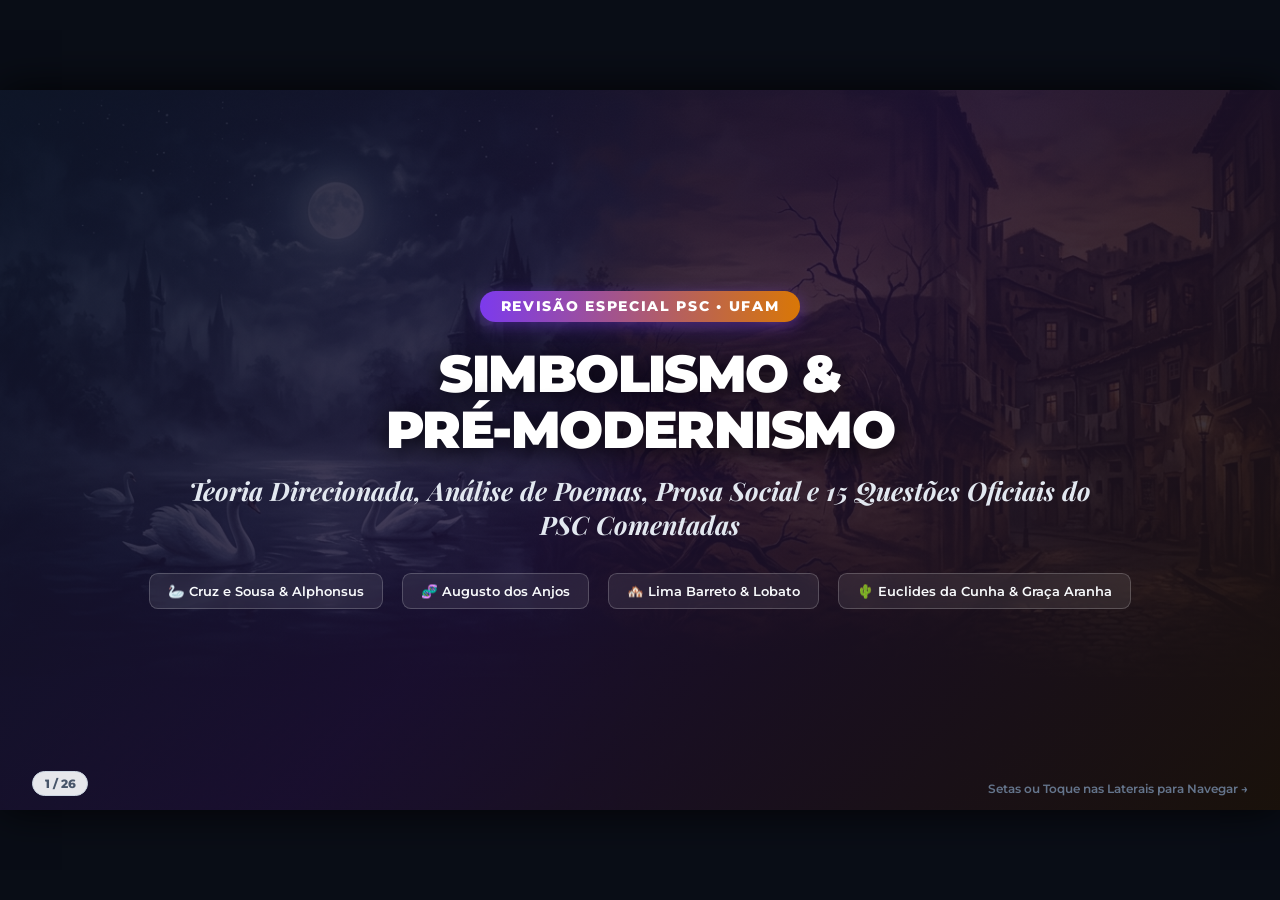
<file: slides/revisao_psc_simbolismo_premodernismo.html>
<!DOCTYPE html>
<html lang="pt-BR">
<head>
    <meta charset="UTF-8">
    <meta name="viewport" content="width=device-width, initial-scale=1.0">
    <title>Revisão PSC: Simbolismo e Pré-Modernismo - Prof. Carlos</title>
    <link href="https://fonts.googleapis.com/css2?family=Montserrat:wght@400;600;700;800;900&family=Playfair+Display:ital,wght@0,700;1,700&display=swap" rel="stylesheet">
    <style>
        /* CSS Reset & Base */
        * { box-sizing: border-box; margin: 0; padding: 0; }
        body, html {
            width: 100%; height: 100%;
            background-color: #090d16;
            overflow: hidden;
            display: flex; justify-content: center; align-items: center;
            font-family: 'Montserrat', sans-serif;
            color: #1e293b;
            user-select: none; -webkit-user-select: none;
        }

        /* 16:9 Widescreen Container com Safe Area Rigorosa */
        .slide-container {
            width: 100vw;
            height: 100vh;
            max-width: 177.78vh;
            max-height: 56.25vw;
            position: relative;
            background: #ffffff;
            overflow: hidden;
            box-shadow: 0 0 40px rgba(0,0,0,0.85);
            --u: min(1vw, 1.7778vh);
        }

        /* Estrutura de Transição de Slides */
        .slide {
            position: absolute; top: 0; left: 0; width: 100%; height: 100%;
            opacity: 0; pointer-events: none;
            transition: opacity 0.35s ease-in-out, transform 0.35s ease;
            transform: scale(0.99);
            background: #ffffff;
            display: flex; flex-direction: column;
            padding: calc(var(--u) * 3.5) calc(var(--u) * 5.5) calc(var(--u) * 3.8);
            overflow: hidden;
        }
        .slide.active {
            opacity: 1; pointer-events: auto; transform: scale(1); z-index: 10;
        }

        /* Paletas de Temas: Simbolismo (Indigo/Violeta) vs Pré-Modernismo (Terracota/Âmbar) */
        .theme-simb { --accent: #6d28d9; --accent-light: #f5f3ff; --accent-border: #c4b5fd; --accent-dark: #4c1d95; }
        .theme-pre { --accent: #b45309; --accent-light: #fffbeb; --accent-border: #fde68a; --accent-dark: #78350f; }

        /* Barra Superior do Slide (Tag + Título) */
        .slide-top {
            display: flex; align-items: center; justify-content: space-between;
            margin-bottom: calc(var(--u) * 1.4);
            flex-shrink: 0;
        }
        .section-tag {
            display: inline-flex; align-items: center; gap: calc(var(--u) * 0.5);
            background: var(--accent-light, #f1f5f9);
            color: var(--accent, #0f172a);
            border: calc(var(--u) * 0.12) solid var(--accent-border, #cbd5e1);
            padding: calc(var(--u) * 0.35) calc(var(--u) * 1);
            border-radius: 99px;
            font-size: calc(var(--u) * 0.95);
            font-weight: 800;
            text-transform: uppercase;
            letter-spacing: 0.06em;
        }
        .ttl {
            font-size: calc(var(--u) * 2.5);
            font-weight: 900;
            color: #0f172a;
            letter-spacing: -0.03em;
            line-height: 1.15;
            border-bottom: calc(var(--u) * 0.35) solid var(--accent, #6d28d9);
            padding-bottom: calc(var(--u) * 0.35);
            display: inline-block;
            margin-bottom: calc(var(--u) * 1.2);
            flex-shrink: 0;
        }
        .lead {
            font-size: calc(var(--u) * 1.25);
            line-height: 1.45;
            color: #334155;
            margin-bottom: calc(var(--u) * 1.2);
            flex-shrink: 0;
        }

        /* Capa e Divisores */
        .cover-slide {
            background: radial-gradient(circle at 80% 20%, #311042 0%, #0f172a 55%, #090d16 100%);
            justify-content: center; align-items: center; text-align: center;
            color: #ffffff;
            padding: calc(var(--u) * 5);
        }
        .cover-slide.with-bg {
            background-image: linear-gradient(135deg, rgba(15, 23, 42, 0.88) 0%, rgba(30, 17, 54, 0.82) 50%, rgba(28, 19, 12, 0.9) 100%), url('capa_psc_simb_premod.jpg');
            background-size: cover; background-position: center;
        }
        .cover-badge {
            background: linear-gradient(90deg, #7c3aed, #d97706);
            color: #fff;
            padding: calc(var(--u) * 0.5) calc(var(--u) * 1.6);
            border-radius: 99px;
            font-size: calc(var(--u) * 1.1);
            font-weight: 800;
            letter-spacing: 0.12em;
            text-transform: uppercase;
            margin-bottom: calc(var(--u) * 1.8);
            box-shadow: 0 4px 15px rgba(124, 58, 237, 0.4);
        }
        .cover-slide h1 {
            font-size: calc(var(--u) * 4.1);
            font-weight: 900;
            color: #ffffff;
            line-height: 1.08;
            letter-spacing: -0.03em;
            text-transform: uppercase;
            margin-bottom: calc(var(--u) * 1.2);
            text-shadow: 0 4px 24px rgba(0,0,0,0.8);
        }
        .cover-slide h2 {
            font-family: 'Playfair Display', serif;
            font-style: italic;
            font-weight: 700;
            font-size: calc(var(--u) * 2);
            color: #e2e8f0;
            max-width: 80%;
            margin-bottom: calc(var(--u) * 2.5);
        }
        .cover-pills {
            display: flex; gap: calc(var(--u) * 1.5); flex-wrap: wrap; justify-content: center;
        }
        .cover-pill {
            background: rgba(255,255,255,0.08);
            border: 1px solid rgba(255,255,255,0.2);
            backdrop-filter: blur(8px);
            padding: calc(var(--u) * 0.7) calc(var(--u) * 1.4);
            border-radius: calc(var(--u) * 0.7);
            font-size: calc(var(--u) * 1.05);
            color: #f8fafc;
            font-weight: 600;
        }

        /* Grids e Cards Teóricos */
        .grid-2 { display: grid; grid-template-columns: 1fr 1fr; gap: calc(var(--u) * 1.5); flex: 1; min-height: 0; align-content: start; }
        .grid-3 { display: grid; grid-template-columns: 1fr 1fr 1fr; gap: calc(var(--u) * 1.3); flex: 1; min-height: 0; align-content: start; }
        .grid-2x2 { display: grid; grid-template-columns: 1fr 1fr; grid-template-rows: 1fr 1fr; gap: calc(var(--u) * 1.2); flex: 1; min-height: 0; }

        .card {
            background: #f8fafc;
            border: calc(var(--u) * 0.12) solid #e2e8f0;
            border-left: calc(var(--u) * 0.45) solid var(--accent, #6d28d9);
            border-radius: calc(var(--u) * 0.7);
            padding: calc(var(--u) * 1.25) calc(var(--u) * 1.4);
            display: flex; flex-direction: column; justify-content: flex-start;
        }
        .card h3 {
            font-size: calc(var(--u) * 1.35);
            font-weight: 800;
            color: var(--accent-dark, #0f172a);
            margin-bottom: calc(var(--u) * 0.45);
            line-height: 1.2;
        }
        .card p, .card li {
            font-size: calc(var(--u) * 1.12);
            line-height: 1.42;
            color: #334155;
        }
        .card ul { padding-left: calc(var(--u) * 1.4); margin-top: calc(var(--u) * 0.3); }
        .card li { margin-bottom: calc(var(--u) * 0.35); }

        .quote-box {
            background: var(--accent-light, #f5f3ff);
            border-left: calc(var(--u) * 0.45) solid var(--accent, #6d28d9);
            padding: calc(var(--u) * 1) calc(var(--u) * 1.4);
            border-radius: 0 calc(var(--u) * 0.6) calc(var(--u) * 0.6) 0;
            font-family: 'Playfair Display', serif;
            font-style: italic;
            font-size: calc(var(--u) * 1.15);
            line-height: 1.42;
            color: #1e293b;
        }

        .tip-banner {
            margin-top: auto;
            background: #0f172a;
            color: #f8fafc;
            border-radius: calc(var(--u) * 0.7);
            padding: calc(var(--u) * 0.9) calc(var(--u) * 1.4);
            display: flex; align-items: center; gap: calc(var(--u) * 1);
            font-size: calc(var(--u) * 1.1);
            line-height: 1.35;
            flex-shrink: 0;
        }
        .tip-banner .tip-badge {
            background: #eab308; color: #0f172a;
            font-weight: 900; font-size: calc(var(--u) * 0.9);
            padding: calc(var(--u) * 0.25) calc(var(--u) * 0.7);
            border-radius: calc(var(--u) * 0.4);
            text-transform: uppercase;
            flex-shrink: 0;
        }

        /* Layout de Questões (2 Colunas com Tipografia Ampliada para Projeção em Quadro) */
        .question-slide {
            display: grid;
            grid-template-columns: 1.06fr 0.94fr;
            gap: calc(var(--u) * 1.8);
            align-items: center;
            padding: calc(var(--u) * 2.2) calc(var(--u) * 3.8) calc(var(--u) * 3.1);
            background: #f8fafc;
        }
        .q-left {
            background: #ffffff;
            border: calc(var(--u) * 0.12) solid #e2e8f0;
            border-top: calc(var(--u) * 0.45) solid var(--accent, #6d28d9);
            border-radius: calc(var(--u) * 0.8);
            padding: calc(var(--u) * 1.25) calc(var(--u) * 1.5);
            height: 100%;
            display: flex; flex-direction: column; justify-content: center;
            overflow: hidden;
            box-shadow: 0 4px 12px rgba(0,0,0,0.03);
        }
        .q-header {
            display: flex; align-items: center; justify-content: space-between;
            margin-bottom: calc(var(--u) * 0.6);
            flex-shrink: 0;
        }
        .q-num {
            font-size: calc(var(--u) * 1.65);
            font-weight: 900;
            color: #0f172a;
        }
        .q-source {
            font-size: calc(var(--u) * 1.05);
            font-weight: 800;
            background: var(--accent-light, #f5f3ff);
            color: var(--accent, #6d28d9);
            padding: calc(var(--u) * 0.28) calc(var(--u) * 0.85);
            border-radius: 99px;
            border: 1px solid var(--accent-border, #c4b5fd);
        }
        .q-stem {
            font-size: calc(var(--u) * 1.32);
            line-height: 1.36;
            color: #0f172a;
            font-weight: 700;
            margin-bottom: calc(var(--u) * 0.55);
        }
        .q-excerpt {
            background: #f8fafc;
            border-left: calc(var(--u) * 0.4) solid var(--accent, #6d28d9);
            padding: calc(var(--u) * 0.85) calc(var(--u) * 1.15);
            border-radius: 0 calc(var(--u) * 0.5) calc(var(--u) * 0.5) 0;
            font-family: 'Playfair Display', serif;
            font-size: calc(var(--u) * 1.28);
            line-height: 1.38;
            color: #0f172a;
            margin-bottom: calc(var(--u) * 0.6);
        }
        .q-excerpt.verse-2col {
            display: grid;
            grid-template-columns: 1fr 1fr;
            gap: calc(var(--u) * 1);
            font-size: calc(var(--u) * 1.16);
            line-height: 1.3;
        }
        .q-excerpt.prose-compact {
            font-family: 'Montserrat', sans-serif;
            font-style: normal;
            font-size: calc(var(--u) * 1.18);
            line-height: 1.36;
            font-weight: 500;
        }
        .q-cite {
            display: block;
            margin-top: calc(var(--u) * 0.35);
            font-family: 'Montserrat', sans-serif;
            font-style: normal;
            font-size: calc(var(--u) * 0.92);
            color: #475569;
            font-weight: 600;
        }
        .vf-list {
            display: flex; flex-direction: column; gap: calc(var(--u) * 0.48);
            margin-bottom: calc(var(--u) * 0.55);
        }
        .vf-item {
            background: #f8fafc;
            border: 1px solid #cbd5e1;
            border-radius: calc(var(--u) * 0.45);
            padding: calc(var(--u) * 0.52) calc(var(--u) * 0.8);
            font-size: calc(var(--u) * 1.14);
            line-height: 1.32;
            color: #0f172a;
            font-weight: 500;
        }
        .vf-item strong { color: var(--accent, #6d28d9); font-weight: 800; }

        .q-right {
            display: flex; flex-direction: column; justify-content: center;
            gap: calc(var(--u) * 0.65);
            height: 100%;
        }
        .options-container {
            display: flex; flex-direction: column;
            gap: calc(var(--u) * 0.58);
        }
        .option {
            background: #ffffff;
            border: calc(var(--u) * 0.15) solid #cbd5e1;
            padding: calc(var(--u) * 0.8) calc(var(--u) * 1.05);
            border-radius: calc(var(--u) * 0.55);
            font-size: calc(var(--u) * 1.24);
            line-height: 1.32;
            font-weight: 600;
            color: #0f172a;
            cursor: pointer;
            transition: all 0.2s ease;
            display: flex; align-items: flex-start; gap: calc(var(--u) * 0.7);
        }
        .opt-letter {
            background: #f1f5f9;
            color: #0f172a;
            font-weight: 800;
            font-size: calc(var(--u) * 1.12);
            min-width: calc(var(--u) * 2.15);
            height: calc(var(--u) * 2.15);
            border-radius: calc(var(--u) * 0.42);
            display: inline-flex; align-items: center; justify-content: center;
            flex-shrink: 0;
        }

        /* Estado Revelado da Questão */
        .revealed .option.correct {
            background: #dcfce7;
            border-color: #16a34a;
            color: #14532d;
            box-shadow: 0 4px 12px rgba(22, 163, 74, 0.18);
        }
        .revealed .option.correct .opt-letter {
            background: #16a34a; color: #ffffff;
        }
        .revealed .option:not(.correct) {
            opacity: 0.48;
        }
        .explanation-box {
            visibility: hidden; opacity: 0;
            background: #f0fdf4;
            border: calc(var(--u) * 0.14) solid #86efac;
            border-left: calc(var(--u) * 0.45) solid #16a34a;
            padding: calc(var(--u) * 0.8) calc(var(--u) * 1.05);
            border-radius: calc(var(--u) * 0.55);
            transition: opacity 0.35s ease;
        }
        .explanation-box h4 {
            color: #14532d;
            font-size: calc(var(--u) * 1.22);
            font-weight: 800;
            margin-bottom: calc(var(--u) * 0.25);
        }
        .explanation-box p {
            color: #14532d;
            font-size: calc(var(--u) * 1.12);
            line-height: 1.34;
            font-weight: 500;
            margin: 0;
        }
        .revealed .explanation-box {
            visibility: visible; opacity: 1;
        }

        
        /* Ajuste fino para questões com 5 alternativas muito extensas (Q06 e Q10) */
        .question-slide.q-dense .option {
            font-size: calc(var(--u) * 1.13);
            padding: calc(var(--u) * 0.65) calc(var(--u) * 0.95);
            line-height: 1.28;
        }
        .question-slide.q-dense .options-container {
            gap: calc(var(--u) * 0.45);
        }
        .question-slide.q-dense .q-excerpt.prose-compact {
            font-size: calc(var(--u) * 1.08);
            line-height: 1.32;
        }

        /* Rodapé de Navegação & Progresso (Fora da área de texto) */
        #progress {
            position: absolute; bottom: calc(var(--u) * 1.1); left: calc(var(--u) * 2.5);
            color: #475569; font-weight: 800; font-size: calc(var(--u) * 0.95);
            z-index: 100; background: rgba(248, 250, 252, 0.92);
            border: 1px solid #cbd5e1;
            padding: calc(var(--u) * 0.3) calc(var(--u) * 0.9);
            border-radius: 99px; pointer-events: none;
        }
        .keyboard-hint {
            position: absolute; bottom: calc(var(--u) * 1.1); right: calc(var(--u) * 2.5);
            font-size: calc(var(--u) * 0.9); color: #64748b;
            z-index: 100; font-weight: 600; pointer-events: none;
        }

        /* Scrollbars discretas */
        ::-webkit-scrollbar { width: calc(var(--u) * 0.4); }
        ::-webkit-scrollbar-track { background: transparent; }
        ::-webkit-scrollbar-thumb { background: #cbd5e1; border-radius: 99px; }

        /* Alerta Mobile (Forçar Horizontal) */
        .mobile-rotate-alert {
            display: none; position: fixed; top: 0; left: 0; width: 100%; height: 100%;
            background: #0f172a; color: #fff; z-index: 99999;
            flex-direction: column; justify-content: center; align-items: center; text-align: center; padding: 5vw;
        }
        .mobile-rotate-alert svg { width: 15vw; height: 15vw; margin-bottom: 5vw; fill: #fff; animation: rotatePhone 2s ease-in-out infinite; }
        .mobile-rotate-alert h2 { font-size: 6vw; color: #fff; border-bottom: none; margin-bottom: 2vw; }
        .mobile-rotate-alert p { font-size: 4.5vw; color: #cbd5e1; line-height: 1.5; }
        @keyframes rotatePhone { 0% { transform: rotate(0deg); } 50% { transform: rotate(-90deg); } 100% { transform: rotate(-90deg); } }
        @media screen and (orientation: portrait) and (max-width: 900px) {
            .mobile-rotate-alert { display: flex; }
            .slide-container { display: none !important; }
        }
    </style>
</head>
<body>

    <!-- Alerta Mobile Retrato -->
    <div class="mobile-rotate-alert">
        <svg viewBox="0 0 24 24"><path d="M16 1H8C6.34 1 5 2.34 5 4v16c0 1.66 1.34 3 3 3h8c1.66 0 3-1.34 3-3V4c0-1.66-1.34-3-3-3zm-2 20h-4v-1h4v1zm3.25-3H6.75V4h10.5v14z"/></svg>
        <h2>Vire o seu celular</h2>
        <p>Apresentações exigem o formato widescreen.<br>Coloque seu aparelho na horizontal para acompanhar a aula.</p>
    </div>

    <div class="slide-container">
        <div id="progress">1 / 28</div>
        <div class="keyboard-hint">Setas ou Toque nas Laterais para Navegar →</div>

        <!-- ==================== SLIDE 1: CAPA ==================== -->
        <div class="slide cover-slide with-bg active">
            <div class="cover-badge">REVISÃO ESPECIAL PSC • UFAM</div>
            <h1>Simbolismo &amp;<br>Pré-Modernismo</h1>
            <h2>Teoria Direcionada, Análise de Poemas, Prosa Social e 15 Questões Oficiais do PSC Comentadas</h2>
            <div class="cover-pills">
                <div class="cover-pill">🦢 Cruz e Sousa &amp; Alphonsus</div>
                <div class="cover-pill">🧬 Augusto dos Anjos</div>
                <div class="cover-pill">🏘️ Lima Barreto &amp; Lobato</div>
                <div class="cover-pill">🌵 Euclides da Cunha &amp; Graça Aranha</div>
            </div>
        </div>

        <!-- ==================== SLIDE 2: SIMBOLISMO - CONTEXTO ==================== -->
        <div class="slide theme-simb">
            <div class="slide-top">
                <span class="section-tag">Parte I • Simbolismo no Brasil (1893–1922)</span>
                <span style="font-size: calc(var(--u)*0.95); color:#64748b; font-weight:700;">Marco Inicial: Missal e Broquéis (1893)</span>
            </div>
            <h2 class="ttl">O Simbolismo: A Arte da Sugestão e do Inconsciente</h2>
            <p class="lead">Enquanto o Realismo, o Naturalismo e o Parnasianismo cultuavam a ciência, a objetividade e a forma rígida, o <strong>Simbolismo</strong> mergulhou no mistério, na espiritualidade e nas camadas profundas do <strong>inconsciente humano</strong>.</p>
            <div class="grid-3">
                <div class="card">
                    <h3>1. Antipositivismo e Mistério</h3>
                    <p>Rejeita o cientificismo materialista do séc. XIX. O poeta não quer <em>descrever</em> o objeto de modo fotográfico, mas <strong>sugerir</strong> sensações por meio de símbolos, névoas e estados de alma.</p>
                </div>
                <div class="card">
                    <h3>2. Inconsciente e Surrealismo</h3>
                    <p>Ao explorar sonhos, delírios, loucura e impulsos ocultos da psique, o Simbolismo abriu caminho para o que a vanguarda do <strong>Surrealismo</strong> retomaria décadas depois no século XX.</p>
                </div>
                <div class="card">
                    <h3>3. Movimento Internacional</h3>
                    <p>Nascido na França (Baudelaire, Verlaine, Mallarmé) sob o signo do <em>Decadentismo</em>, dialoga com o mundo europeu e ganha voz própria no Brasil com <strong>Cruz e Sousa</strong> e <strong>Alphonsus de Guimaraens</strong>.</p>
                </div>
            </div>
            <div class="tip-banner">
                <span class="tip-badge">Foco PSC</span>
                <span>O PSC cobra a conexão entre o <strong>Simbolismo</strong> e a descoberta do <strong>inconsciente</strong> (precursor do Surrealismo), além de sua oposição direta ao racionalismo parnasiano/realista!</span>
            </div>
        </div>

        <!-- ==================== SLIDE 3: SIMBOLISMO - RECURSOS ==================== -->
        <div class="slide theme-simb">
            <div class="slide-top">
                <span class="section-tag">Parte I • Estética e Linguagem Simbolista</span>
            </div>
            <h2 class="ttl">A Alquimia Verbal: Símbolos, Musicalidade e Morte</h2>
            <div class="grid-2x2">
                <div class="card">
                    <h3>🎵 Musicalidade, Sinestesia e Aliteração</h3>
                    <p>"A música antes de tudo" (Verlaine). Uso intenso de <strong>aliterações</strong> (repetição de consoantes), assonâncias e <strong>sinestesias</strong> (fusão de sentidos: som, cor, perfume) para criar transe poético.</p>
                </div>
                <div class="card">
                    <h3>🦢 Vocabulário Litúrgico e Alvura</h3>
                    <p>Obsessão pela cor branca (<em>alvura, luar, cisnes, lírios, névoa, marfim</em>) misturada a termos religiosos (<em>ladainhas, padre-nossos, incenso, altares, turíbulos</em>).</p>
                </div>
                <div class="card">
                    <h3>💀 Tematização da Morte e Pessimismo</h3>
                    <p>A existência terrena é vista como prisão dolorosa ("medonha carruagem"). Daí as imagens fúnebres constantes: <strong>covas, aves agoireiras, caveiras, chagas, cicatrizes e crepúsculo</strong>.</p>
                </div>
                <div class="card">
                    <h3>🔮 Subjetivismo Profundo (Não Político)</h3>
                    <p>A poesia simbolista volta-se para o <strong>transcendente e espiritual</strong>, distante do panfletarismo político imediato. O foco é a dor metafísica de existir.</p>
                </div>
            </div>
        </div>

        <!-- ==================== SLIDE 4: CRUZ E SOUSA ==================== -->
        <div class="slide theme-simb">
            <div class="slide-top">
                <span class="section-tag">Parte I • Autor Fundamental 01</span>
                <span style="font-size: calc(var(--u)*0.95); color:#64748b; font-weight:700;">O "Cisne Negro" (1861–1898)</span>
            </div>
            <h2 class="ttl">Cruz e Sousa e o "Acrobata da Dor"</h2>
            <p class="lead">Filho de escravizados alforriados, sofreu intenso racismo e perseguição estética. Inaugurou o Simbolismo brasileiro em 1893 com <em>Missal</em> (prosa poética) e <em>Broquéis</em> (poesia), seguidos de <em>Faróis</em> e <em>Últimos Sonetos</em>.</p>
            <div class="grid-2">
                <div class="card">
                    <h3>🎭 Análise de "Acrobata da Dor"</h3>
                    <ul>
                        <li><strong>A Metáfora do Palhaço (Clown / Gavroche):</strong> O artista e o próprio ser humano precisam fingir alegria ("pedem-se bis!") enquanto sangram por dentro em "macabras piruetas d'aço".</li>
                        <li><strong>"Coração, tristíssimo palhaço":</strong> Funciona como <strong>metonímia do ser humano</strong> (a parte pelo todo), traduzindo a visão profundamente <strong>pessimista e dolorosa</strong> do eu-lírico perante a vida.</li>
                        <li><strong>Sonoridade Tensa:</strong> A repetição de <em>/r/</em> e <em>/s/</em> ("gargalhada atroz, sanguinolenta... retesa os músculos") imita a convulsão física da dor.</li>
                    </ul>
                </div>
                <div style="display:flex; flex-direction:column; gap: calc(var(--u)*1);">
                    <div class="quote-box">
                        "Gargalha, ri, num riso de tormenta,<br>
                        como um palhaço, que, desengonçado,<br>
                        nervoso, ri, num riso absurdo, inflado<br>
                        de uma ironia e de uma dor violenta.<br><br>
                        E embora caias sobre o chão, fremente,<br>
                        afogado em teu sangue estuoso e quente,<br>
                        ri! Coração, tristíssimo palhaço."
                    </div>
                    <div class="tip-banner">
                        <span class="tip-badge">Pegadinha PSC</span>
                        <span>Cuidado! <em>Acrobata da Dor</em> <strong>NÃO</strong> retrata um palhaço alegre nem pertence ao Romantismo: é obra-prima do <strong>Simbolismo</strong>!</span>
                    </div>
                </div>
            </div>
        </div>

        <!-- ==================== SLIDE 5: ALPHONSUS DE GUIMARAENS ==================== -->
        <div class="slide theme-simb">
            <div class="slide-top">
                <span class="section-tag">Parte I • Autor Fundamental 02</span>
                <span style="font-size: calc(var(--u)*0.95); color:#64748b; font-weight:700;">O Eremita de Mariana (1870–1921)</span>
            </div>
            <h2 class="ttl">Alphonsus de Guimaraens: Misticismo, Morte e "Ismália"</h2>
            <div class="grid-2">
                <div class="card">
                    <h3>🕯️ "Ó Cisnes Brancos" e o Amor Morto</h3>
                    <p>Marcado pela morte precoce de sua noiva Constança, Alphonsus une misticismo católico medieval e obsessão pela morte:</p>
                    <ul>
                        <li><strong>Vocabulário Fúnebre e Litúrgico:</strong> <em>covas, aves agoireiras, caveiras, chagas, cicatrizes, padre-nossos, ladainhas</em>.</li>
                        <li><strong>A Vida como Prisão:</strong> O mundo terreno é um "deserto cheio de covas" e uma "medonha carruagem" onde a alma morre aos solavancos.</li>
                    </ul>
                </div>
                <div class="card">
                    <h3>🌙 Desvendando "Ismália" (Para o PSC!)</h3>
                    <ul>
                        <li><strong>Dualidade / Antíteses:</strong> Jogo constante de pares opostos: <em>céu × mar</em> (espírito × matéria), <em>subir × descer</em>, <em>perto × longe</em>, <em>alma × corpo</em>.</li>
                        <li><strong>Métrica e Rima:</strong> Quarteto em <strong>redondilha maior</strong> (7 sílabas poéticas: <em>Quan/do Is/má/lia en/lou/que/<strong>ceu</strong></em>) com rimas alternadas <strong>ABAB</strong> em todas as estrofes.</li>
                        <li><strong>Simbolismo da Torre:</strong> A torre representa o isolamento, o delírio místico e o aprisionamento na loucura que culmina no suicídio/transcendência.</li>
                    </ul>
                </div>
            </div>
            <div class="tip-banner">
                <span class="tip-badge">Atenção Técnica</span>
                <span>Em questões de exceto no PSC: <em>Ismália</em> tem versos de <strong>7 sílabas (redondilha maior)</strong> — portanto, dizer que está em "redondilhas menores" (5 sílabas) é <strong>INCORRETO</strong>!</span>
            </div>
        </div>

        <!-- ==================== QUESTÃO 01 (PSC-2020) ==================== -->
        <div class="slide question-slide theme-simb">
            <div class="q-left">
                <div class="q-header">
                    <span class="q-num">QUESTÃO 01</span>
                    <span class="q-source">PSC 2020 • SIMBOLISMO</span>
                </div>
                <p class="q-stem">Leia os versos de Alphonsus de Guimaraens:</p>
                <div class="q-excerpt verse-2col">
                    <div>
                        Ó cisnes brancos, cisnes brancos,<br>
                        Porque viestes, se era tão tarde?<br>
                        O sol não beija mais os flancos<br>
                        Da Montanha onde mora a tarde.<br><br>
                        Ó cisnes brancos, dolorida<br>
                        Minh'alma sente dores novas.<br>
                        Cheguei à terra prometida:<br>
                        É um deserto cheio de covas.<br><br>
                        Voai para outras risonhas plagas,<br>
                        Cisnes brancos! Sede felizes...<br>
                        Deixai-me só com as minhas chagas,<br>
                        E só com as minhas cicatrizes.
                    </div>
                    <div>
                        Venham as aves agoireiras,<br>
                        De risada que esfria os ossos...<br>
                        Minh'alma, cheia de caveiras,<br>
                        Está branca de padre-nossos.<br><br>
                        Queimando a carne como brasas,<br>
                        Venham as tentações daninhas,<br>
                        Que eu lhes porei, bem sob asas,<br>
                        A alma cheia de ladainhas.<br><br>
                        Ó cisnes brancos, cisnes brancos,<br>
                        Doce afago da alva plumagem!<br>
                        Minh'alma morre aos solavancos<br>
                        Nesta medonha carruagem...
                    </div>
                </div>
                <p class="q-stem" style="margin-bottom:0;">Os versos do poeta simbolista revelam as suas tendências para:</p>
            </div>
            <div class="q-right">
                <div class="options-container">
                    <div class="option"><span class="opt-letter">A</span><span>acreditar na objetividade da vida e seu percurso biologicamente linear: nascer, crescer, reproduzir e morrer.</span></div>
                    <div class="option"><span class="opt-letter">B</span><span>crer na morte como um momento de dor e sofrimento, o fim da alegria e da ilusão de felicidade terrena.</span></div>
                    <div class="option"><span class="opt-letter">C</span><span>iludir-se com a pureza das formas, sendo a alvura exagerada dessas formas a demonstração da desesperança no amor.</span></div>
                    <div class="option"><span class="opt-letter">D</span><span>sugerir apatia em relação a própria existência por meio de uma linguagem rebuscada.</span></div>
                    <div class="option correct"><span class="opt-letter">E</span><span>tematizar a morte, referindo-se aos elementos a ela associados como: covas, aves agoireiras, caveiras.</span></div>
                </div>
                <div class="explanation-box">
                    <h4>✓ Gabarito Oficial: E</h4>
                    <p>Alphonsus de Guimaraens tematiza constantemente a morte e o desencanto terreno valendo-se de imagens fúnebres explícitas no poema: "deserto cheio de covas", "aves agoireiras" e "alma cheia de caveiras".</p>
                </div>
            </div>
        </div>

        <!-- ==================== QUESTÃO 02 (PSC-2019) ==================== -->
        <div class="slide question-slide theme-simb">
            <div class="q-left">
                <div class="q-header">
                    <span class="q-num">QUESTÃO 02</span>
                    <span class="q-source">PSC 2019 • SIMBOLISMO</span>
                </div>
                <p class="q-stem">Acrobata da Dor (Cruz e Sousa)</p>
                <div class="q-excerpt">
                    Gargalha, ri, num riso de tormenta, como um palhaço, que, desengonçado, nervoso, ri, num riso absurdo, inflado de uma ironia e de uma dor violenta.<br>
                    Da gargalhada atroz, sanguinolenta, agita os guizos, e convulsionado salta, gavroche, salta clown, varado pelo estertor dessa agonia lenta...<br>
                    Pedem-se bis e um bis não se despreza! Vamos! retesa os músculos, retesa nessas macabras piruetas d'aço...<br>
                    E embora caias sobre o chão, fremente, afogado em teu sangue estuoso e quente, ri! Coração, tristíssimo palhaço.
                    <span class="q-cite">(In MOISÉS, Massaud, Literatura Brasileira através dos textos, 2000, p.312)</span>
                </div>
                <div class="vf-list">
                    <div class="vf-item"><strong>I.</strong> "Coração, tristíssimo palhaço", metonímia do ser humano, resulta da visão pessimista do eu-lírico em relação à vida.</div>
                    <div class="vf-item"><strong>II.</strong> O poema reproduz o cotidiano alegre de um palhaço.</div>
                    <div class="vf-item"><strong>III.</strong> O poema de Cruz e Sousa é um dos mais representativos do Romantismo brasileiro.</div>
                </div>
                <p class="q-stem" style="margin-bottom:0;">Assinale a alternativa correta:</p>
            </div>
            <div class="q-right">
                <div class="options-container">
                    <div class="option correct"><span class="opt-letter">A</span><span>Somente a afirmativa I está correta.</span></div>
                    <div class="option"><span class="opt-letter">B</span><span>Somente as afirmativas I e II estão corretas.</span></div>
                    <div class="option"><span class="opt-letter">C</span><span>Somente as afirmativas I e III estão corretas.</span></div>
                    <div class="option"><span class="opt-letter">D</span><span>Somente a afirmativa III está correta.</span></div>
                    <div class="option"><span class="opt-letter">E</span><span>Todas as afirmativas estão corretas.</span></div>
                </div>
                <div class="explanation-box">
                    <h4>✓ Gabarito Oficial: A</h4>
                    <p>Apenas I é verdadeira: o "Coração" (metonímia do homem) é visto como um palhaço trágico que sangra enquanto o mundo exige que ele sorria. II é falsa (não há alegria, mas agonia) e III é falsa (Cruz e Sousa é o maior nome do Simbolismo, não do Romantismo).</p>
                </div>
            </div>
        </div>

        <!-- ==================== QUESTÃO 03 (PSC-2017) ==================== -->
        <div class="slide question-slide theme-simb">
            <div class="q-left">
                <div class="q-header">
                    <span class="q-num">QUESTÃO 03</span>
                    <span class="q-source">PSC 2017 • SIMBOLISMO</span>
                </div>
                <p class="q-stem">Sobre o Simbolismo, assinale a alternativa CORRETA:</p>
                <div class="q-excerpt prose-compact">
                    <strong>Guia de Análise Rápida para as Alternativas:</strong><br><br>
                    • O uso de símbolos é exclusivo do Simbolismo? Não, toda literatura usa símbolos.<br>
                    • Alphonsus foi o único poeta de repercussão? Não, Cruz e Sousa ("Cisne Negro") é o grande líder do movimento no Brasil.<br>
                    • Poemas de intenso vigor político contra censura? Não, o Simbolismo é místico, espiritual e transcendental.<br>
                    • Diferente de outros países? Não, dialoga diretamente com o Simbolismo/Decadentismo francês.<br>
                    • E a relação com o <strong>inconsciente e o Surrealismo</strong>? Perfeita!
                </div>
            </div>
            <div class="q-right">
                <div class="options-container">
                    <div class="option"><span class="opt-letter">A</span><span>O uso aprofundado dos símbolos, em literatura, só aconteceu com propriedade no Simbolismo.</span></div>
                    <div class="option"><span class="opt-letter">B</span><span>Alphonsus de Guimarães foi o único poeta do Simbolismo a ter repercussão no Brasil.</span></div>
                    <div class="option"><span class="opt-letter">C</span><span>O Simbolismo, devido à alta carga metafórica de seus poemas, burlou a censura e apresentou poemas de intenso vigor político.</span></div>
                    <div class="option correct"><span class="opt-letter">D</span><span>Pode-se afirmar que o Simbolismo foi um movimento que trouxe à tona elementos do inconsciente, o que seria retomado pela vanguarda Surrealismo, anos depois.</span></div>
                    <div class="option"><span class="opt-letter">E</span><span>Pensar o Simbolismo no Brasil significa pensar um movimento singular, completamente diferente do que acontecia em outros países.</span></div>
                </div>
                <div class="explanation-box">
                    <h4>✓ Gabarito Oficial: D</h4>
                    <p>Ao abandonar a lógica racionalista e explorar sonhos, delírios e zonas ocultas da mente humana, o Simbolismo investigou o inconsciente, antecipando as bases psíquicas do Surrealismo no séc. XX.</p>
                </div>
            </div>
        </div>

        <!-- ==================== QUESTÃO 04 (PSC-2015) ==================== -->
        <div class="slide question-slide theme-simb">
            <div class="q-left">
                <div class="q-header">
                    <span class="q-num">QUESTÃO 04</span>
                    <span class="q-source">PSC 2015 • SIMBOLISMO</span>
                </div>
                <p class="q-stem">Leia o poema "Ismália", de autoria de Alphonsus de Guimaraens:</p>
                <div class="q-excerpt verse-2col">
                    <div>
                        Quando Ismália enlouqueceu,<br>
                        Pôs-se na torre a sonhar...<br>
                        Viu uma lua no céu,<br>
                        Viu outra lua no mar.<br><br>
                        No sonho em que se perdeu,<br>
                        Banhou-se toda em luar...<br>
                        Queria subir ao céu,<br>
                        Queria descer ao mar...<br><br>
                        E, no desvario seu,<br>
                        Na torre pôs-se a cantar...<br>
                        Estava perto do céu,<br>
                        Estava longe do mar...
                    </div>
                    <div>
                        E como um anjo pendeu<br>
                        As asas para voar...<br>
                        Queria a lua do céu,<br>
                        Queria a lua do mar...<br><br>
                        As asas que Deus lhe deu<br>
                        Ruflaram de par em par...<br>
                        Sua alma subiu ao céu,<br>
                        Seu corpo desceu ao mar.
                    </div>
                </div>
                <p class="q-stem" style="margin-bottom:0;">Assinale a alternativa que <strong>NÃO</strong> está correta <strong>NEM</strong> é admissível:</p>
            </div>
            <div class="q-right">
                <div class="options-container">
                    <div class="option"><span class="opt-letter">A</span><span>O autor trabalha com, pelo menos, três pares de antíteses, sendo "céu" e "mar" uma delas.</span></div>
                    <div class="option correct"><span class="opt-letter">B</span><span>O poema está escrito em redondilhas menores, de onde se origina a extrema musicalidade de seus versos.</span></div>
                    <div class="option"><span class="opt-letter">C</span><span>O esquema de rimas, em todas as estrofes, é: ABAB.</span></div>
                    <div class="option"><span class="opt-letter">D</span><span>Sendo a ode um poema de estrofes simétricas (ou iguais), pode-se dizer que esse poema se enquadra nessa forma fixa.</span></div>
                    <div class="option"><span class="opt-letter">E</span><span>A torre, na verdade, não existe, sendo símbolo de degeneração e de aprisionamento na loucura.</span></div>
                </div>
                <div class="explanation-box">
                    <h4>✓ Gabarito Oficial: B (Incorreta)</h4>
                    <p>Fazendo a escansão: "Quan/do Is/má/lia en/lou/que/<strong>ceu</strong>" possui <strong>7 sílabas poéticas (redondilha MAIOR)</strong>, e não redondilha menor (que teria 5 sílabas). Além disso, há antíteses claras (céu/mar, subir/descer, perto/longe, alma/corpo) e rimas ABAB.</p>
                </div>
            </div>
        </div>

        <!-- ==================== SLIDE 10: PRÉ-MODERNISMO VISÃO GERAL ==================== -->
        <div class="slide theme-pre">
            <div class="slide-top">
                <span class="section-tag">Parte II • Pré-Modernismo no Brasil (1902–1922)</span>
                <span style="font-size: calc(var(--u)*0.95); color:#64748b; font-weight:700;">Marcos de 1902: Os Sertões e Canaã</span>
            </div>
            <h2 class="ttl">O Pré-Modernismo: Sincretismo e Redescoberta do Brasil</h2>
            <p class="lead">Termo criado por Tristão de Athayde e consolidado por <strong>Alfredo Bosi</strong> para designar o período de transição (1902 a 1922). Não é uma "escola literária" fechada, mas um momento de <strong>ruptura temática</strong> que desmascara o Brasil oficial.</p>
            <div class="grid-3">
                <div class="card">
                    <h3>1. Do Brasil Oficial ao Brasil Real</h3>
                    <p>Enquanto a <em>Belle Époque</em> fingia que o Rio era Paris, os pré-modernistas denunciam a miséria dos <strong>subúrbios cariocas</strong>, o abandono do <strong>sertão nordestino</strong>, a decadência do <strong>Vale do Paraíba</strong> e os conflitos da imigração.</p>
                </div>
                <div class="card">
                    <h3>2. Personagens Marginalizados</h3>
                    <p>Entram em cena protagonistas antes ignorados pela elite: o <strong>sertanejo</strong> (Euclides), o <strong>suburbano pobre e o funcionário público</strong> (Lima Barreto), o <strong>caboclo Jeca Tatu e a órfã Negrinha</strong> (Lobato).</p>
                </div>
                <div class="card">
                    <h3>3. Linguagem em Transição</h3>
                    <p>Convivem o rigor cientificista/erudito (Euclides e Augusto dos Anjos) com uma prosa muito mais <strong>simples, jornalística e despojada</strong> (Lima Barreto) que combate o academicismo parnasiano.</p>
                </div>
            </div>
            <div class="tip-banner">
                <span class="tip-badge">Conceito-Chave</span>
                <span>Para Alfredo Bosi, o Pré-Modernismo destaca-se pelo <strong>"ensaísmo social"</strong> e pela crítica aguda às mazelas da República Velha e à herança escravocrata.</span>
            </div>
        </div>

        <!-- ==================== SLIDE 11: LIMA BARRETO (VIDA E CRÔNICA) ==================== -->
        <div class="slide theme-pre">
            <div class="slide-top">
                <span class="section-tag">Parte II • AutorMais Cobrado no PSC (5 Questões!)</span>
                <span style="font-size: calc(var(--u)*0.95); color:#64748b; font-weight:700;">Afonso Henriques de Lima Barreto (1881–1922)</span>
            </div>
            <h2 class="ttl">Lima Barreto: O Cronista dos Subúrbios e dos Excluídos</h2>
            <div class="grid-2">
                <div class="card">
                    <h3>🏘️ O Universo Suburbano e Anti-Elitista</h3>
                    <ul>
                        <li><strong>Linguagem Despojada:</strong> Escrita fluida, irônica e direta, oposta ao estilo empolado dos parnasianos (como Coelho Neto).</li>
                        <li><strong>Denúncia do Racismo e Desigualdade:</strong> Retrata afrodescendentes, pobres, amanuenses e moradores dos <strong>"caixotins humanos"</strong> (casas de cômodos subdivididas onde paira a miséria com "rigor londrino").</li>
                        <li><strong>Mulheres Oprimidas:</strong> Expõe a dominação masculina e social sobre personagens femininas como <em>Clara dos Anjos</em>, <em>Olga</em> e <em>Ismênia</em>.</li>
                    </ul>
                </div>
                <div class="card">
                    <h3>⚖️ Lima Barreto vs. Machado de Assis (PSC 2022)</h3>
                    <ul>
                        <li><strong>Semelhanças:</strong> Ambos são gigantes negros da literatura brasileira, mestres na <strong>narrativa curta (contos)</strong>, flagrando pessoas comuns com <strong>ironia e humor crítico</strong>.</li>
                        <li><strong>A Grande Diferença (Pegadinha!):</strong> Machado alcançou consagração em vida (presidente da ABL). Já <strong>Lima Barreto NÃO teve reconhecimento imediato</strong>: foi rejeitado pela elite acadêmica, internado no hospício e marginalizado em vida!</li>
                        <li><strong>Crítica ao Centenário da Independência (1922):</strong> Denunciou que as festas oficiais, luminárias, paradas militares e jogos de bola serviam como <strong>pão e circo para manipular o povo</strong> e ofuscar a carestia.</li>
                    </ul>
                </div>
            </div>
        </div>

        <!-- ==================== SLIDE 12: LIMA BARRETO (OBRAS) ==================== -->
        <div class="slide theme-pre">
            <div class="slide-top">
                <span class="section-tag">Parte II • Obras de Lima Barreto no PSC</span>
            </div>
            <h2 class="ttl">Policarpo Quaresma e Clara dos Anjos: Como Identificar?</h2>
            <p class="lead">O PSC adora cobrar a identificação de trechos de Lima Barreto misturados com trechos de Euclides da Cunha e Monteiro Lobato. Grave as marcas de cada obra:</p>
            <div class="grid-2">
                <div class="card">
                    <h3>🎺 Triste Fim de Policarpo Quaresma (1911)</h3>
                    <ul>
                        <li><strong>O Protagonista:</strong> Major Quaresma, subsecretário de repartição pública, nacionalista ingênuo e quixotesco.</li>
                        <li><strong>1ª Parte (Cultura):</strong> Aprende violão, pesquisa folclore, propõe o <strong>Tupi-Guarani</strong> como língua oficial (ganha o apelido de <em>"Ubirajara"</em> dos amanuenses e vai parar no hospício).</li>
                        <li><strong>2ª e 3ª Partes (Agricultura e Política):</strong> Tenta salvar a lavoura no Sítio do Sossego; apoia Floriano Peixoto na Revolta da Armada e acaba preso por denunciar fuzilamentos.</li>
                        <li><strong>Personagens Femininas:</strong> <em>Ismênia</em> (enlouquece por achar que só existe se casar) e <em>Olga</em> (afilhada lúcida e crítica).</li>
                    </ul>
                </div>
                <div class="card">
                    <h3>💔 Clara dos Anjos (1922 / póstumo 1948)</h3>
                    <ul>
                        <li><strong>Enredo:</strong> Clara é uma jovem mulata pobre do subúrbio carioca, filha do carteiro Joaquim dos Anjos.</li>
                        <li><strong>O Conflito Social e Racial:</strong> Seduzida e engravidada pelo inescrupuloso Cassi Jones (rapaz branco de família pequeno-burguesa), Clara é humilhada pela mãe de Cassi (Dona Salustiana).</li>
                        <li><strong>A Epifania Dolorosa (Trecho Clássico PSC):</strong> Na rua, após o vexame, Clara toma consciência brutal do racismo e do machismo: <em>"nós não somos nada nesta vida"</em>.</li>
                    </ul>
                </div>
            </div>
        </div>

        <!-- ==================== SLIDE 13: EUCLIDES DA CUNHA E GRAÇA ARANHA ==================== -->
        <div class="slide theme-pre">
            <div class="slide-top">
                <span class="section-tag">Parte II • Os Dois Romances de 1902</span>
            </div>
            <h2 class="ttl">Euclides da Cunha (Os Sertões) &amp; Graça Aranha (Canaã)</h2>
            <div class="grid-2">
                <div class="card">
                    <h3>🌵 Euclides da Cunha — Os Sertões (1902)</h3>
                    <ul>
                        <li><strong>A Obra Maior do Pré-Modernismo:</strong> Classificada por Alfredo Bosi como <strong>"ensaísmo social"</strong>; obra híbrida (ciência, sociologia, história e literatura) dividida em: <em>A Terra, O Homem e A Luta</em> (Guerra de Canudos).</li>
                        <li><strong>Perspectiva Cientificista e Paradoxo:</strong> Sob forte influência determinista, tenta explicar o sertanejo pela raça e pelo meio, mas rende-se à sua força:</li>
                        <li><strong>"O sertanejo é, antes de tudo, um forte":</strong> Apesar da aparência "desgraciosa, desengonçada, torta" (o antítese/oxímoro <strong>Hércules-Quasímodo</strong>), quando surge um estímulo, transfigura-se num titã resistente.</li>
                    </ul>
                </div>
                <div class="card">
                    <h3>🌲 Graça Aranha — Canaã (1902)</h3>
                    <ul>
                        <li><strong>Romance-Tese (Filosófico):</strong> Ambientado em Porto do Cachoeiro (Espírito Santo), retrata a imigração alemã através do diálogo ideológico entre dois imigrantes:</li>
                        <li><strong>Milkau (Humanista/Idealista):</strong> Vê o Brasil como "Canaã" (terra prometida), defende a solidariedade universal, o amor e a integração harmônica das raças.</li>
                        <li><strong>Lentz (Supremacista/Racista):</strong> Influenciado por um darwinismo social agressivo, é <strong>xenofóbico, racista e bélico</strong> — despreza o mulato brasileiro e sonha com o domínio ariano ("antiga Germânia") sobre a terra.</li>
                    </ul>
                </div>
            </div>
        </div>

        <!-- ==================== SLIDE 14: MONTEIRO LOBATO E AUGUSTO DOS ANJOS ==================== -->
        <div class="slide theme-pre">
            <div class="slide-top">
                <span class="section-tag">Parte II • Conto Regionalista &amp; Poesia Cientificista</span>
            </div>
            <h2 class="ttl">Monteiro Lobato &amp; Augusto dos Anjos</h2>
            <div class="grid-2">
                <div class="card">
                    <h3>🏚️ Monteiro Lobato (Urupês e Negrinha)</h3>
                    <ul>
                        <li><strong>Jeca Tatu (em <em>Urupês</em>, 1918):</strong> O caboclo "piraquara do Paraíba", acocorado diante do fogo na choça de palha. Antes visto como preguiçoso nato, Lobato descobre depois que "o Jeca não é assim, está assim" (abandonado pelo Estado e doente).</li>
                        <li><strong>O Conto "Negrinha" (1920):</strong> Denúncia feroz da herança escravista pós-Abolição. <strong>Dona Inácia</strong> (viúva rica, "dama de virtudes apostólicas" bajulada pelo padre) pratica seu <strong>sadismo e tortura</strong> contra a órfã de 7 anos, negando-lhe qualquer alegria (até o apelido "bubônica" lhe tiram quando percebem que ela achou a palavra bonita).</li>
                    </ul>
                </div>
                <div class="card">
                    <h3>🧬 Augusto dos Anjos — Livro "Eu" (1912)</h3>
                    <ul>
                        <li><strong>O Poeta Singular ("Psicologia de um vencido"):</strong> Único livro publicado em vida: <em>Eu</em> (1912). Combina estrutura parnasiana (soneto decassílabo), musicalidade simbolista e <strong>vocabulário científico/biológico</strong> (<em>carbono, amoníaco, epigênese, inorgânica</em>).</li>
                        <li><strong>Pessimismo Cósmico e Decomposição:</strong> Visão niilista e materialista — toda matéria viva caminha inevitavelmente para a podridão e para o <strong>verme ("operário das ruínas")</strong>.</li>
                        <li><strong>Universalidade do "Eu":</strong> O "Eu" que abre o poema representa não só o indivíduo, mas toda a <strong>espécie humana</strong> subjugada pela morte. Passa longe da "arte pela arte"!</li>
                    </ul>
                </div>
            </div>
        </div>

        <!-- ==================== QUESTÃO 05 (PSC-2023) ==================== -->
        <div class="slide question-slide theme-pre">
            <div class="q-left">
                <div class="q-header">
                    <span class="q-num">QUESTÃO 05</span>
                    <span class="q-source">PSC 2023 • PRÉ-MODERNISMO</span>
                </div>
                <p class="q-stem">O fragmento a seguir pertence ao livro <em>Triste Fim de Policarpo Quaresma</em>, de Lima Barreto:</p>
                <div class="q-excerpt prose-compact">
                    "Além disto, os subúrbios têm mais aspectos interessantes [...] as casas de cômodos (quem as suporia lá!) constituem um deles bem inédito. Casas que mal dariam para uma pequena família, são divididas, subdivididas, e os minúsculos aposentos assim obtidos, alugados à população miserável da cidade. Aí, nesses caixotins humanos, é que se encontra a fauna menos observada da nossa vida, sobre a qual a miséria paira com um rigor londrino."
                </div>
                <p class="q-stem" style="margin-bottom:0;">É CORRETO afirmar que:</p>
            </div>
            <div class="q-right">
                <div class="options-container">
                    <div class="option"><span class="opt-letter">A</span><span>o rigor londrino refere-se à forma como eram as habitações de Londres.</span></div>
                    <div class="option correct"><span class="opt-letter">B</span><span>os pobres habitavam casas que, de tão pequenas, pareciam caixotes. Nos "caixotins humanos" moravam os mais miseráveis da cidade.</span></div>
                    <div class="option"><span class="opt-letter">C</span><span>a população mais abastada da cidade habitava as casas que se pareciam com caixotes de tão divididas e pequenas que eram.</span></div>
                    <div class="option"><span class="opt-letter">D</span><span>sobre os aposentos pequenos eram cobrados aluguéis vultosos.</span></div>
                    <div class="option"><span class="opt-letter">E</span><span>os "caixotins humanos" são as habitações que não se localizavam nos subúrbios cariocas.</span></div>
                </div>
                <div class="explanation-box">
                    <h4>✓ Gabarito Oficial: B</h4>
                    <p>Lima Barreto cria a metáfora "caixotins humanos" para denunciar as casas dos subúrbios cariocas que eram divididas e subdivididas em cubículos minúsculos, alugados à população mais miserável da cidade.</p>
                </div>
            </div>
        </div>

        <!-- ==================== QUESTÃO 06 (PSC-2022) ==================== -->
        <div class="slide question-slide q-dense theme-pre">
            <div class="q-left">
                <div class="q-header">
                    <span class="q-num">QUESTÃO 06</span>
                    <span class="q-source">PSC 2022 • PRÉ-MODERNISMO</span>
                </div>
                <p class="q-stem">Dono de uma arguta percepção sobre a realidade, Lima Barreto declara, em relação às comemorações do Centenário da Independência do Brasil, por ele testemunhada:</p>
                <div class="q-excerpt prose-compact">
                    "O que se nota, nas atuais festas comemorativas da passagem do centenário da proclamação da Independência do Brasil, é que elas se vão desenrolando completamente estranhas ao povo da cidade. O observador imparcial não vê nele nenhum entusiasmo, não lhe sente no ânimo nenhuma vibração patriótica. Se não há, na nossa pequena gente, indiferença, há pelo menos, incompreensão pela data que se comemora. [....] Os tempos estão bicudos; tudo está pelos olhos da cara. Um pobre chefe de família tem que pensar constantemente no dia de amanhã. Terá ele tempo de impressionar-se com festividades patrióticas em que mais predominam jogos de bola e outras futilidades que mesmo manifestações sérias de um culto ao país e seu passado? [...] Disse no começo destas breves linhas que o povo não se associava às festas do Centenário. Enganei-me. Às esportivas, ele se associa de bom grado. A elas, e às de luminárias e às paradas militares. O povo saberá que parentesco elas têm."
                    <span class="q-cite">Fonte: Lima Barreto. Toda crônica, 2004.</span>
                </div>
                <p class="q-stem" style="margin-bottom:0;">Sobre o texto, pode-se afirmar que:</p>
            </div>
            <div class="q-right">
                <div class="options-container">
                    <div class="option correct"><span class="opt-letter">A</span><span>Lima Barreto entende que as autoridades usam a data para manipular a população, de modo que o espetáculo oferecido ofusque os problemas sociais e econômicos enfrentados pela população que nem sabe ao certo o que se está festejando.</span></div>
                    <div class="option"><span class="opt-letter">B</span><span>conhecedor dos subúrbios cariocas, Lima Barreto esperava que o centenário despertasse mais interesse na população, considerando o tratamento dado pelas autoridades à data.</span></div>
                    <div class="option"><span class="opt-letter">C</span><span>percebendo a movimentação de conscientização por parte dos políticos acerca da importância da data em questão, o autor questiona as ações, que deveriam buscar mais os festejos que preocupações ideológicas.</span></div>
                    <div class="option"><span class="opt-letter">D</span><span>Lima Barreto destaca as futilidades políticas como um meio que as autoridades têm de contribuir com o lazer da população.</span></div>
                    <div class="option"><span class="opt-letter">E</span><span>o autor entende que a população não se deixa manipular em troca de meros espetáculos esportivos ou exibicionismo de militares e políticos.</span></div>
                </div>
                <div class="explanation-box">
                    <h4>✓ Gabarito Oficial: A</h4>
                    <p>Lima Barreto aponta a política do "pão e circo": enquanto "tudo está pelos olhos da cara", o poder público promove jogos de bola, luminárias e paradas militares para distrair o povo de suas reais dificuldades econômicas.</p>
                </div>
            </div>
        </div>

        <!-- ==================== QUESTÃO 07 (PSC-2022) ==================== -->
        <div class="slide question-slide theme-pre">
            <div class="q-left">
                <div class="q-header">
                    <span class="q-num">QUESTÃO 07</span>
                    <span class="q-source">PSC 2022 • PRÉ-MODERNISMO</span>
                </div>
                <p class="q-stem">Leia as afirmativas a seguir sobre os dois grandes escritores negros do Brasil:</p>
                <div class="vf-list">
                    <div class="vf-item"><strong>I.</strong> Lima Barreto, assim como Machado de Assis, foi mestre na narrativa curta, explorando com ironia aspectos da alma humana.</div>
                    <div class="vf-item"><strong>II.</strong> Lima Barreto e Machado de Assis flagraram situações de pessoas comuns e as transformaram em pequenos tratados sobre o comportamento humano, tratando com humor temas complexos socialmente.</div>
                    <div class="vf-item"><strong>III.</strong> Tanto Machado de Assis quanto Lima Barreto superaram sua condição social e alcançaram reconhecimento acerca do valor de sua obra assim que publicadas.</div>
                </div>
                <p class="q-stem" style="margin-bottom:0;">Assinale a alternativa CORRETA:</p>
            </div>
            <div class="q-right">
                <div class="options-container">
                    <div class="option"><span class="opt-letter">A</span><span>Somente a afirmativa I é verdadeira.</span></div>
                    <div class="option correct"><span class="opt-letter">B</span><span>Somente as afirmativas I e II são verdadeiras.</span></div>
                    <div class="option"><span class="opt-letter">C</span><span>Somente as afirmativas I e III são verdadeiras.</span></div>
                    <div class="option"><span class="opt-letter">D</span><span>Somente as afirmativas II e III são verdadeiras.</span></div>
                    <div class="option"><span class="opt-letter">E</span><span>Todas as afirmativas são verdadeiras.</span></div>
                </div>
                <div class="explanation-box">
                    <h4>✓ Gabarito Oficial: B</h4>
                    <p>As afirmativas I e II são verdadeiras. A afirmativa III é FALSA: ao contrário de Machado de Assis (que presidiu a ABL), Lima Barreto sofreu boicote, preconceito racial e rejeição crítica em vida, só tendo o devido reconhecimento postumamente.</p>
                </div>
            </div>
        </div>

        <!-- ==================== QUESTÃO 08 (PSC-2022) ==================== -->
        <div class="slide question-slide theme-pre">
            <div class="q-left">
                <div class="q-header">
                    <span class="q-num">QUESTÃO 08</span>
                    <span class="q-source">PSC 2022 • PRÉ-MODERNISMO</span>
                </div>
                <p class="q-stem">Assinale a alternativa <strong>INCORRETA</strong> quanto à afirmação a seguir:<br><br>Lima Barreto cria um universo de personagens, a partir do qual:</p>
                <div class="q-excerpt prose-compact">
                    <strong>Dica de Interpretação:</strong><br>
                    A questão pede a alternativa <strong>INCORRETA</strong> sobre a obra de Lima Barreto.<br><br>
                    Lima Barreto elogia a classe dirigente pelo "bem-estar" proporcionado aos subúrbios cariocas? Jamais! Pelo contrário, ele denuncia o completo abandono, o descaso e a exploração dos subúrbios pelo Estado e pelas elites.
                </div>
            </div>
            <div class="q-right">
                <div class="options-container">
                    <div class="option"><span class="opt-letter">A</span><span>ilustra situações em que fica clara a discriminação étnica e de classe sobre elas.</span></div>
                    <div class="option"><span class="opt-letter">B</span><span>expressou a contradição de quem não possui um lugar, atormentada pela constante sensação de não pertencimento ou de inadaptação.</span></div>
                    <div class="option"><span class="opt-letter">C</span><span>instituições sociais pautadas no preconceito, na exploração e na extrema desigualdade, herança recente da sociedade escravista, revelam sua indiferença em relação à condição dos pobres.</span></div>
                    <div class="option correct"><span class="opt-letter">D</span><span>revê a condição de país independente, evidenciando o papel da classe dirigente no bem estar dos subúrbios cariocas.</span></div>
                    <div class="option"><span class="opt-letter">E</span><span>revela a complexidade e a multiplicidade das estratégias e das práticas de dominação masculina e sociais sobre as mulheres, como exemplo, Olga e Ismênia.</span></div>
                </div>
                <div class="explanation-box">
                    <h4>✓ Gabarito Oficial: D (Incorreta)</h4>
                    <p>Na obra de Lima Barreto, a classe dirigente jamais promove o "bem-estar dos subúrbios cariocas"; ao contrário, é retratada como negligente, corrupta e indiferente à miséria suburbana.</p>
                </div>
            </div>
        </div>

        <!-- ==================== QUESTÃO 09 (PSC-2021) ==================== -->
        <div class="slide question-slide theme-pre">
            <div class="q-left">
                <div class="q-header">
                    <span class="q-num">QUESTÃO 09</span>
                    <span class="q-source">PSC 2021 • PRÉ-MODERNISMO</span>
                </div>
                <p class="q-stem">Leia o trecho de <em>Canaã</em>, de Graça Aranha:</p>
                <div class="q-excerpt prose-compact">
                    "Lentz se esforçava por dormir e se debatia inutilmente para afastar os tumultuosos pensamentos que lhe galopavam na cabeça. As visões acumuladas nos últimos dias de travessia da mata persistiam em toda a sua força. [...] E Lentz via por toda parte o homem branco apossando-se resolutamente da terra e expulsando definitivamente o homem moreno que ali se gerara. E Lentz sorria com orgulho na perspectiva da vitória e do domínio de sua raça. Um desdém pelo mulato, em que ele exprimia o seu desprezo pela languidez, pela fatuidade e fragilidade deste, turvou-lhe a visão radiosa que a natureza do país lhe imprimira no espírito. Tudo nele era agora um sonho de grandeza e triunfo... Aquelas terras seriam o lar dos batalhadores eternos, aquelas florestas seriam consagradas aos cultos temerosos das virgens ferozes e louras... Era tudo um recapitular da antiga Germânia. [...]"
                    <span class="q-cite">ARANHA, Graça. Canaã. São Paulo, Ediouro, s/d. p. 78-79.</span>
                </div>
                <p class="q-stem" style="margin-bottom:0; font-size:calc(var(--u)*1.16);"><em>Canaã</em> narra a trajetória de dois imigrantes alemães no Espírito Santo: Milkau e Lentz. O primeiro é um idealista; já o segundo, pelo excerto lido, pode-se afirmar que seja:</p>
            </div>
            <div class="q-right">
                <div class="options-container">
                    <div class="option correct"><span class="opt-letter">A</span><span>xenofóbico, racista e supremacista, sendo um homem que crê na superioridade do povo alemão sobre os demais povos.</span></div>
                    <div class="option"><span class="opt-letter">B</span><span>patriótico, idealista e classista, sendo um homem que crê na igualdade entre o povo alemão e o brasileiro.</span></div>
                    <div class="option"><span class="opt-letter">C</span><span>bélico, inquieto e preconceituoso, sendo focado na constante afirmação que faz para si mesmo sobre a inferioridade da raça alemã.</span></div>
                    <div class="option"><span class="opt-letter">D</span><span>dominador, astuto e inteligente, ciente de que não se vê capaz de dominar os nativos e tornar a região uma colônia portuguesa.</span></div>
                    <div class="option"><span class="opt-letter">E</span><span>narcisista, impulsivo e traidor, ciente de que fugiu da Alemanha por não acreditar que sua pátria poderia prosperar mais.</span></div>
                </div>
                <div class="explanation-box">
                    <h4>✓ Gabarito Oficial: A</h4>
                    <p>Lentz encarna a tese supremacista e racista no romance-ensaio de Graça Aranha: expressa "desdém pelo mulato", celebra a expulsão do "homem moreno" e sonha com o domínio da raça germânica.</p>
                </div>
            </div>
        </div>

        <!-- ==================== QUESTÃO 10 (PSC-2021) ==================== -->
        <div class="slide question-slide q-dense theme-pre">
            <div class="q-left">
                <div class="q-header">
                    <span class="q-num">QUESTÃO 10</span>
                    <span class="q-source">PSC 2021 • PRÉ-MODERNISMO</span>
                </div>
                <p class="q-stem">Leia o trecho do conto <em>Negrinha</em>, de Monteiro Lobato:</p>
                <div class="q-excerpt prose-compact" style="font-size: calc(var(--u)*1.06); line-height: 1.32;">
                    "Negrinha era uma pobre órfã de sete anos. Preta? Não. Fusca, mulatinha escura, de cabelos ruços e olhos assustados. Nascera na senzala, de mãe escrava, e seus primeiros anos de vida, vivera-os pelos cantos escuros da cozinha, sobre farrapos de esteira e panos imundos. Sempre escondida, que a patroa não gostava de crianças. Excelente senhora, a patroa. Gorda, rica, dona do mundo, amimada pelos padres, com lugar certo na igreja e camarote de luxo no céu. [...] Uma virtuosa senhora, em suma — 'dama de grandes virtudes apostólicas, esteio da religião e da moral', dizia o padre. Ótima, a D. Inácia. Mas não admitia choro de criança. [...] Assim cresceu Negrinha — magra, atrofiada, com olhos eternamente assustados. Órfã aos quatro anos, ficou por ali, feita gato sem dono, levada a pontapés. [...] Batiam-lhe sempre, por ação ou omissão. [...] Pestinha, diabo, coruja, barata descascada, bruxa, pata choca, pinto gorado, mosca morta, sujeira, bisca, trapo, cachorrinha, coisa ruim, lixo — não tinha conta o número de apelidos com que a mimoseavam. Tempo houve em que foi — bubônica. A epidemia andava à berra, como novidade, e Negrinha viu-se logo apelidada assim — por sinal, achou linda a palavra. Perceberam-no e suprimiram-na da lista. Estava escrito que não teria um gostinho só na vida, nem esse de personalizar a peste..."
                </div>
                <p class="q-stem" style="margin-bottom:0;">Sobre o trecho do conto, é CORRETO afirmar que:</p>
            </div>
            <div class="q-right">
                <div class="options-container">
                    <div class="option"><span class="opt-letter">A</span><span>O conto faz referência ao período da escravidão no Brasil, e o tratamento dispensado à Negrinha era respaldado pela Lei do Ventre Livre.</span></div>
                    <div class="option"><span class="opt-letter">B</span><span>O padre, ao afirmar que D. Inácia era "Ótima", faz por julgá-la caridosa, de grandes virtudes e esteio da religião por ter adotado Negrinha.</span></div>
                    <div class="option correct"><span class="opt-letter">C</span><span>Negrinha era torturada por D. Inácia e por ela vista como um estorvo em quem poderia praticar o seu sadismo, além de uma criatura que não poderia ter qualquer alegria.</span></div>
                    <div class="option"><span class="opt-letter">D</span><span>Negrinha aceitou o apelido de "bubônica" porque ela não tinha um nome de batismo e a palavra a representa muito bem, já que se via como uma doença.</span></div>
                    <div class="option"><span class="opt-letter">E</span><span>A única alegria de Negrinha era a presença do vigário que a livrava de castigos e torturas, já que D. Inácia precisava mostrar sua benevolência diante dele ou perderia seu lugar no céu.</span></div>
                </div>
                <div class="explanation-box">
                    <h4>✓ Gabarito Oficial: C</h4>
                    <p>Com fina ironia ("Excelente senhora, a patroa"), Lobato desmascara a hipocrisia cristã de D. Inácia, que torturava física e psicologicamente a menina órfã e lhe negava até o prazer inocente de gostar da sonoridade de uma palavra.</p>
                </div>
            </div>
        </div>

        <!-- ==================== QUESTÃO 11 (PSC-2020) ==================== -->
        <div class="slide question-slide theme-pre">
            <div class="q-left">
                <div class="q-header">
                    <span class="q-num">QUESTÃO 11</span>
                    <span class="q-source">PSC 2020 • PRÉ-MODERNISMO</span>
                </div>
                <p class="q-stem" style="font-size: calc(var(--u)*1.2);">Identifique trechos da produção literária de <strong>Lima Barreto</strong>, assinalando com <strong>V</strong> as verdadeiras e com <strong>F</strong> as falsas:</p>
                <div class="vf-list">
                    <div class="vf-item"><strong>( )</strong> "É desgracioso, desengonçado, torto. Hércules-Quasímodo, reflete no aspecto a fealdade típica dos fracos. [...] Entretanto, toda esta aparência de cansaço ilude."</div>
                    <div class="vf-item"><strong>( )</strong> "Jeca Tatu é um piraquara do Paraíba, maravilhoso epítome de carne onde se resumem todas as características da espécie. [...] De noite, na choça de palha, acocora-se em frente ao fogo para 'aquentá-lo'..."</div>
                    <div class="vf-item"><strong>( )</strong> "[...] Na rua, Clara pensou em tudo aquilo, naquela dolorosa cena que tinha presenciado e no vexame que sofrera. Agora é que tinha a noção exata da sua situação na sociedade. [...]"</div>
                    <div class="vf-item"><strong>( )</strong> "[...] Havia um ano a esta parte que se dedicava ao tupi-guarani. [...] Na repartição, os pequenos empregados, amanuenses e escreventes, tendo notícia desse seu estudo do idioma tupiniquim, deram não se sabe por que em chamá-lo – Ubirajara."</div>
                </div>
                <p class="q-stem" style="margin-bottom:0;">Lida de cima para baixo, a sequência CORRETA é:</p>
            </div>
            <div class="q-right">
                <div class="options-container">
                    <div class="option"><span class="opt-letter">A</span><span>F – V – F – V</span></div>
                    <div class="option correct"><span class="opt-letter">B</span><span>F – F – V – V</span></div>
                    <div class="option"><span class="opt-letter">C</span><span>F – V – V – F</span></div>
                    <div class="option"><span class="opt-letter">D</span><span>V – F – V – F</span></div>
                    <div class="option"><span class="opt-letter">E</span><span>V – F – F – V</span></div>
                </div>
                <div class="explanation-box">
                    <h4>✓ Gabarito Oficial: B (F – F – V – V)</h4>
                    <p>1º trecho (F): é de <em>Os Sertões</em>, de Euclides da Cunha.<br>2º trecho (F): é de <em>Urupês</em>, de Monteiro Lobato.<br>3º trecho (V): é de <em>Clara dos Anjos</em>, de Lima Barreto.<br>4º trecho (V): é de <em>Triste Fim de Policarpo Quaresma</em>, de Lima Barreto.</p>
                </div>
            </div>
        </div>

        <!-- ==================== QUESTÃO 12 (PSC-2019) ==================== -->
        <div class="slide question-slide theme-pre">
            <div class="q-left">
                <div class="q-header">
                    <span class="q-num">QUESTÃO 12</span>
                    <span class="q-source">PSC 2019 • PRÉ-MODERNISMO</span>
                </div>
                <p class="q-stem">Leia a análise crítica sobre <em>Os Sertões</em>:</p>
                <div class="q-excerpt prose-compact">
                    Alfredo Bosi, em <em>História concisa da literatura brasileira</em>, de 1970, situa <em>Os Sertões</em> no momento que denominou como Pré-Modernismo, afirmando que "o grosso da literatura anterior à 'Semana' foi, como é sabido, pouco inovador", e classifica como "ensaísmo social" a obra euclidiana (BOSI, 2006, p. 306). Porém, para o crítico, "É preciso ler <em>Os Sertões</em> sem a obsessão de enquadrá-lo em um determinado gênero literário, o que implicaria em prejuízo paralisante. Ao contrário, a abertura a mais de uma perspectiva é o modo próprio de enfrentá-lo" (BOSI, 2006, p. 309).
                </div>
                <p class="q-stem" style="margin-bottom:0;">Assinale a alternativa correta:</p>
            </div>
            <div class="q-right">
                <div class="options-container">
                    <div class="option"><span class="opt-letter">A</span><span>A afirmação de Bosi franqueia ao leitor situar Os Sertões no Romantismo brasileiro.</span></div>
                    <div class="option"><span class="opt-letter">B</span><span>O "ensaísmo social" na obra euclidiana, ao qual se refere Bosi, está no conflito de Antonio Conselheiro com os seus seguidores.</span></div>
                    <div class="option"><span class="opt-letter">C</span><span>Os Sertões, de Euclides da Cunha, ao lado do conto de Monteiro Lobato, configuram o que há de melhor na Semana de Arte Moderna.</span></div>
                    <div class="option correct"><span class="opt-letter">D</span><span>Os Sertões, de Euclides da Cunha, é considerada a obra maior do pré-modernismo brasileiro.</span></div>
                    <div class="option"><span class="opt-letter">E</span><span>Enquanto gênero literário, Os Sertões, de Euclides da Cunha, deve ser compreendido como romance policial.</span></div>
                </div>
                <div class="explanation-box">
                    <h4>✓ Gabarito Oficial: D</h4>
                    <p>Publicada em 1902, <em>Os Sertões</em> inaugura e sintetiza com monumentalidade o Pré-Modernismo brasileiro, unindo ciência, história, sociologia e alta literatura para retratar Canudos.</p>
                </div>
            </div>
        </div>

        <!-- ==================== QUESTÃO 13 (PSC-2018) ==================== -->
        <div class="slide question-slide theme-pre">
            <div class="q-left">
                <div class="q-header">
                    <span class="q-num">QUESTÃO 13</span>
                    <span class="q-source">PSC 2018 • PRÉ-MODERNISMO</span>
                </div>
                <p class="q-stem" style="font-size: calc(var(--u)*1.18);">Leia "Psicologia de um vencido", de Augusto dos Anjos, e classifique em <strong>V</strong> ou <strong>F</strong>:</p>
                <div class="q-excerpt verse-2col" style="margin-bottom: calc(var(--u)*0.45);">
                    <div>
                        Eu, filho do carbono e do amoníaco,<br>
                        Monstro de escuridão e rutilância,<br>
                        Sofro, desde a epigênese da infância,<br>
                        A influência má dos signos do zodíaco.<br><br>
                        Profundissimamente hipocondríaco,<br>
                        Este ambiente me causa repugnância...<br>
                        Sobe-me à boca uma ânsia análoga à ânsia<br>
                        Que se escapa da boca de um cardíaco.
                    </div>
                    <div>
                        Já o verme - este operário das ruínas –<br>
                        Que o sangue podre das carnificinas<br>
                        Come, e à vida em geral declara guerra,<br><br>
                        Anda a espreitar meus olhos para roê-los,<br>
                        E há de deixar-me apenas os cabelos,<br>
                        Na frialdade inorgânica da terra!
                    </div>
                </div>
                <div class="vf-list" style="gap: calc(var(--u)*0.25);">
                    <div class="vf-item" style="padding: calc(var(--u)*0.36) calc(var(--u)*0.65); font-size: calc(var(--u)*1.02);"><strong>( )</strong> Os versos decadentistas trazem a afirmação de que toda carne se arrasta para a decomposição.</div>
                    <div class="vf-item" style="padding: calc(var(--u)*0.36) calc(var(--u)*0.65); font-size: calc(var(--u)*1.02);"><strong>( )</strong> O soneto é do mais alto pessimismo.</div>
                    <div class="vf-item" style="padding: calc(var(--u)*0.36) calc(var(--u)*0.65); font-size: calc(var(--u)*1.02);"><strong>( )</strong> O soneto faz parte da obra <em>Eu</em>, único livro de Augusto dos Anjos.</div>
                    <div class="vf-item" style="padding: calc(var(--u)*0.36) calc(var(--u)*0.65); font-size: calc(var(--u)*1.02);"><strong>( )</strong> O "Eu" que abre os versos não é uma referência somente ao eu-lírico, mas à humanidade.</div>
                    <div class="vf-item" style="padding: calc(var(--u)*0.36) calc(var(--u)*0.65); font-size: calc(var(--u)*1.02);"><strong>( )</strong> O poema é uma canção com clara exaltação à "arte pela arte".</div>
                </div>
            </div>
            <div class="q-right">
                <div class="options-container">
                    <div class="option"><span class="opt-letter">A</span><span>F – V – F – V – F</span></div>
                    <div class="option"><span class="opt-letter">B</span><span>F – F – V – F – F</span></div>
                    <div class="option"><span class="opt-letter">C</span><span>V – F – V – V – V</span></div>
                    <div class="option"><span class="opt-letter">D</span><span>V – V – F – F – V</span></div>
                    <div class="option correct"><span class="opt-letter">E</span><span>V – V – V – V – F</span></div>
                </div>
                <div class="explanation-box">
                    <h4>✓ Gabarito Oficial: E (V – V – V – V – F)</h4>
                    <p>As 4 primeiras são verdadeiras: decomposição da matéria, pessimismo radical, publicado em <em>Eu</em> (1912) e "Eu" universal (o ser humano). A última é FALSA: é um soneto filosófico-científico, e não uma canção de "arte pela arte" (lema parnasiano).</p>
                </div>
            </div>
        </div>

        <!-- ==================== QUESTÃO 14 (PSC-2018) ==================== -->
        <div class="slide question-slide theme-pre">
            <div class="q-left">
                <div class="q-header">
                    <span class="q-num">QUESTÃO 14</span>
                    <span class="q-source">PSC 2018 • PRÉ-MODERNISMO</span>
                </div>
                <p class="q-stem">Sobre o escritor Lima Barreto pode-se afirmar:</p>
                <div class="vf-list">
                    <div class="vf-item"><strong>I.</strong> É reconhecido por ter mantido uma escrita de estilo livre e muito mais despojada que o estilo dos empolados parnasianos do seu tempo.</div>
                    <div class="vf-item"><strong>II.</strong> Forte denunciador da questão do preconceito racial, tanto por suas crônicas quanto por seus romances.</div>
                    <div class="vf-item"><strong>III.</strong> São temas recorrentes em sua obra: a injustiça com relação aos afrodescendentes e pobres que residiam em subúrbios cariocas, a crítica política com relação aos problemas do país e as mazelas de uma sociedade escravocrata.</div>
                </div>
                <p class="q-stem" style="margin-bottom:0;">Assinale a alternativa correta:</p>
            </div>
            <div class="q-right">
                <div class="options-container">
                    <div class="option"><span class="opt-letter">A</span><span>Somente as afirmativas I e II estão corretas.</span></div>
                    <div class="option"><span class="opt-letter">B</span><span>Somente as afirmativas I e III estão corretas.</span></div>
                    <div class="option"><span class="opt-letter">C</span><span>Somente a afirmativa II está correta.</span></div>
                    <div class="option"><span class="opt-letter">D</span><span>Somente a afirmativa III está correta.</span></div>
                    <div class="option correct"><span class="opt-letter">E</span><span>Todas as afirmativas estão corretas.</span></div>
                </div>
                <div class="explanation-box">
                    <h4>✓ Gabarito Oficial: E</h4>
                    <p>Síntese perfeita de Lima Barreto: estilo coloquial/despojado anti-parnasiano (I), denúncia frontal do racismo em crônicas e romances (II) e retrato crítico dos subúrbios e das feridas pós-escravidão (III).</p>
                </div>
            </div>
        </div>

        <!-- ==================== QUESTÃO 15 (PSC-2017) ==================== -->
        <div class="slide question-slide theme-pre">
            <div class="q-left">
                <div class="q-header">
                    <span class="q-num">QUESTÃO 15</span>
                    <span class="q-source">PSC 2017 • PRÉ-MODERNISMO</span>
                </div>
                <p class="q-stem">O fragmento a seguir é do texto de Euclides da Cunha, <em>Os Sertões</em>, quando ele caracteriza o homem:</p>
                <div class="q-excerpt prose-compact">
                    "O sertanejo é, antes de tudo, um forte. [...] A sua aparência, entretanto, ao primeiro lance de vista, revela o contrário. Falta-lhe a plástica impecável, o desempeno, a estrutura corretíssima das organizações atléticas. É desgracioso, desengonçado, torto. Hércules-Quasímodo, reflete no aspecto a fealdade típica dos fracos. O andar sem firmeza, sem aprumo, quase gingante e sinuoso, aparenta a translação de membros desarticulados. Agrava-o a postura normalmente abatida, num manifestar de displicência que lhe dá um caráter de humildade deprimente. [...]"
                </div>
                <p class="q-stem" style="margin-bottom:0;">Assinale a alternativa CORRETA:</p>
            </div>
            <div class="q-right">
                <div class="options-container">
                    <div class="option"><span class="opt-letter">A</span><span>A visão que o autor tem do sertanejo é alterada ao longo do livro, Os sertões, como se o autor passasse a ver melhor o homem.</span></div>
                    <div class="option correct"><span class="opt-letter">B</span><span>Mesmo que não alcance o objetivo, o texto tenta seguir uma perspectiva cientificista.</span></div>
                    <div class="option"><span class="opt-letter">C</span><span>A caracterização do sertanejo no fragmento segue o padrão romântico das descrições dos romances sertanejos.</span></div>
                    <div class="option"><span class="opt-letter">D</span><span>Chamar o sertanejo de Hércules-Quasímodo é uma ironia.</span></div>
                    <div class="option"><span class="opt-letter">E</span><span>Ao descrever a aparência do sertanejo, destacando-lhe os aspectos negativos, o autor corrobora a afirmação inicial do parágrafo.</span></div>
                </div>
                <div class="explanation-box">
                    <h4>✓ Gabarito Oficial: B</h4>
                    <p>Euclides da Cunha parte de um instrumental determinista e cientificista do século XIX ("organizações atléticas", anatomia, meio e raça), ainda que a realidade heroica do sertanejo acabe superando as teses raciais deterministas.</p>
                </div>
            </div>
        </div>

        <!-- ==================== SLIDE FINAL: RESUMO DE BOLSO ==================== -->
        <div class="slide cover-slide with-bg">
            <div class="cover-badge">CHECKLIST FINAL • PROVA DO PSC</div>
            <h1 style="font-size: calc(var(--u)*3.2);">Resumo de Ouro para o Gabarito</h1>
            <div class="grid-2" style="width: 100%; max-width: 92%; text-align: left; margin-top: calc(var(--u)*1);">
                <div class="card" style="background: rgba(15, 23, 42, 0.88); border-color: #7c3aed; color: #f8fafc;">
                    <h3 style="color: #c4b5fd;">🦢 Simbolismo (Q01 a Q04)</h3>
                    <ul style="color: #e2e8f0;">
                        <li style="color: #e2e8f0;"><strong>Cruz e Sousa:</strong> "Acrobata da Dor" → coração/palhaço é metonímia do ser humano e seu pessimismo.</li>
                        <li style="color: #e2e8f0;"><strong>Alphonsus:</strong> Tematiza a morte (covas, caveiras, aves agoireiras). Em <em>Ismália</em>: antíteses (céu/mar), rimas ABAB e <strong>redondilha maior</strong> (7 sílabas).</li>
                        <li style="color: #e2e8f0;"><strong>Inconsciente:</strong> Precursor direto do Surrealismo.</li>
                    </ul>
                </div>
                <div class="card" style="background: rgba(15, 23, 42, 0.88); border-color: #f59e0b; color: #f8fafc;">
                    <h3 style="color: #fde68a;">🌵 Pré-Modernismo (Q05 a Q15)</h3>
                    <ul style="color: #e2e8f0;">
                        <li style="color: #e2e8f0;"><strong>Lima Barreto:</strong> Subúrbios ("caixotins humanos"), crítica ao Centenário de 1922, racismo em <em>Clara dos Anjos</em> e tupi em <em>Policarpo</em>. Não teve reconhecimento imediato!</li>
                        <li style="color: #e2e8f0;"><strong>Euclides (Os Sertões):</strong> Ensaísmo social e perspectiva cientificista ("Hércules-Quasímodo").</li>
                        <li style="color: #e2e8f0;"><strong>Graça Aranha (Canaã):</strong> Lentz = racista/supremacista.</li>
                        <li style="color: #e2e8f0;"><strong>Lobato &amp; Augusto:</strong> Sadismo de D. Inácia em <em>Negrinha</em>; pessimismo e decomposição no livro <em>Eu</em>.</li>
                    </ul>
                </div>
            </div>
        </div>

    </div>

    <script>
        let current = 0;
        const slides = document.querySelectorAll('.slide');
        const counter = document.getElementById('progress');

        function update() {
            slides.forEach((s, i) => {
                if (i === current) {
                    s.classList.add('active');
                } else {
                    s.classList.remove('active');
                }
            });
            if (counter) counter.innerText = `${current + 1} / ${slides.length}`;
        }

        function goNext() {
            const s = slides[current];
            if (s.classList.contains('question-slide') && !s.classList.contains('revealed')) {
                s.classList.add('revealed');
                return;
            }
            if (current < slides.length - 1) {
                current++;
                update();
            }
        }

        function goPrev() {
            if (current > 0) {
                current--;
                update();
            }
        }

        document.addEventListener('keydown', (e) => {
            if (e.key === 'ArrowRight' || e.key === ' ') {
                e.preventDefault();
                goNext();
            } else if (e.key === 'ArrowLeft') {
                e.preventDefault();
                goPrev();
            }
        });

        document.addEventListener('click', (e) => {
            if (window.innerHeight > window.innerWidth && window.innerWidth < 900) return;
            if (e.clientX > window.innerWidth / 2) goNext();
            else goPrev();
        });

        update();
    </script>
</body>
</html>
</file>
